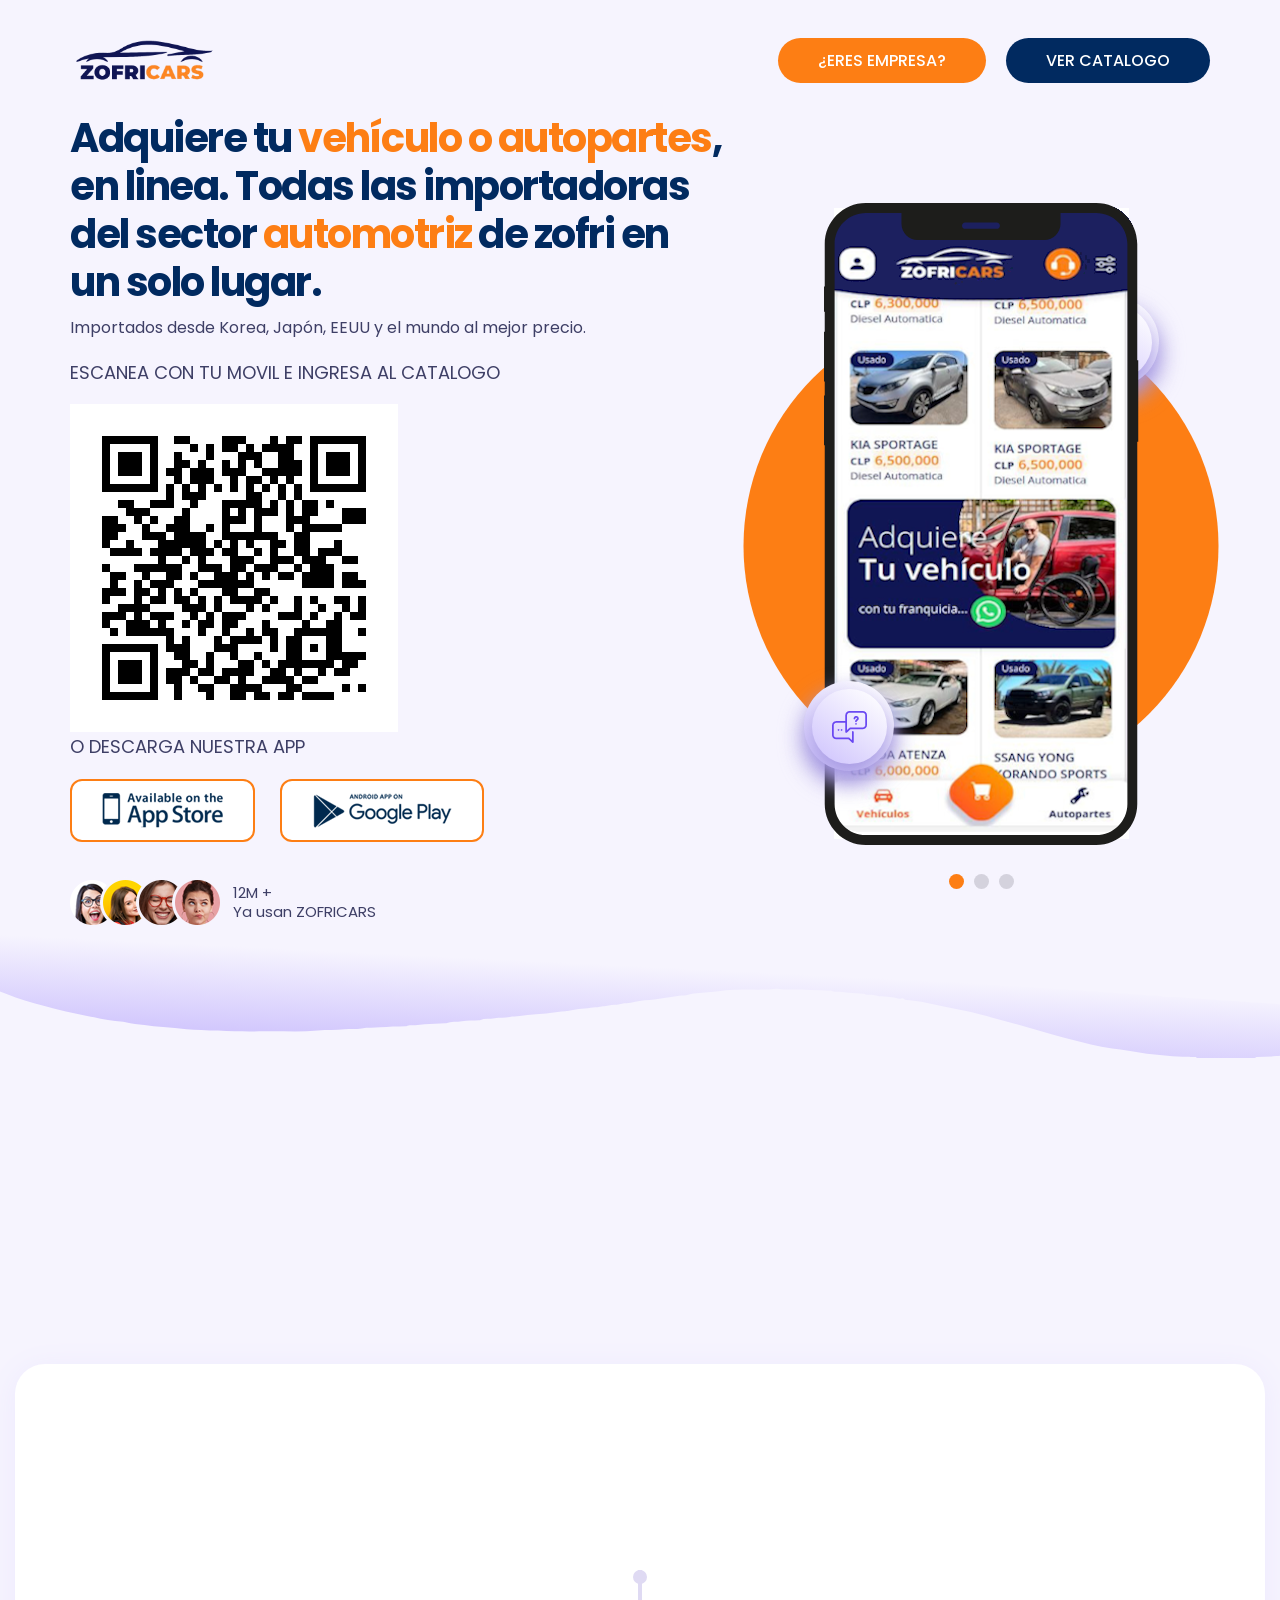
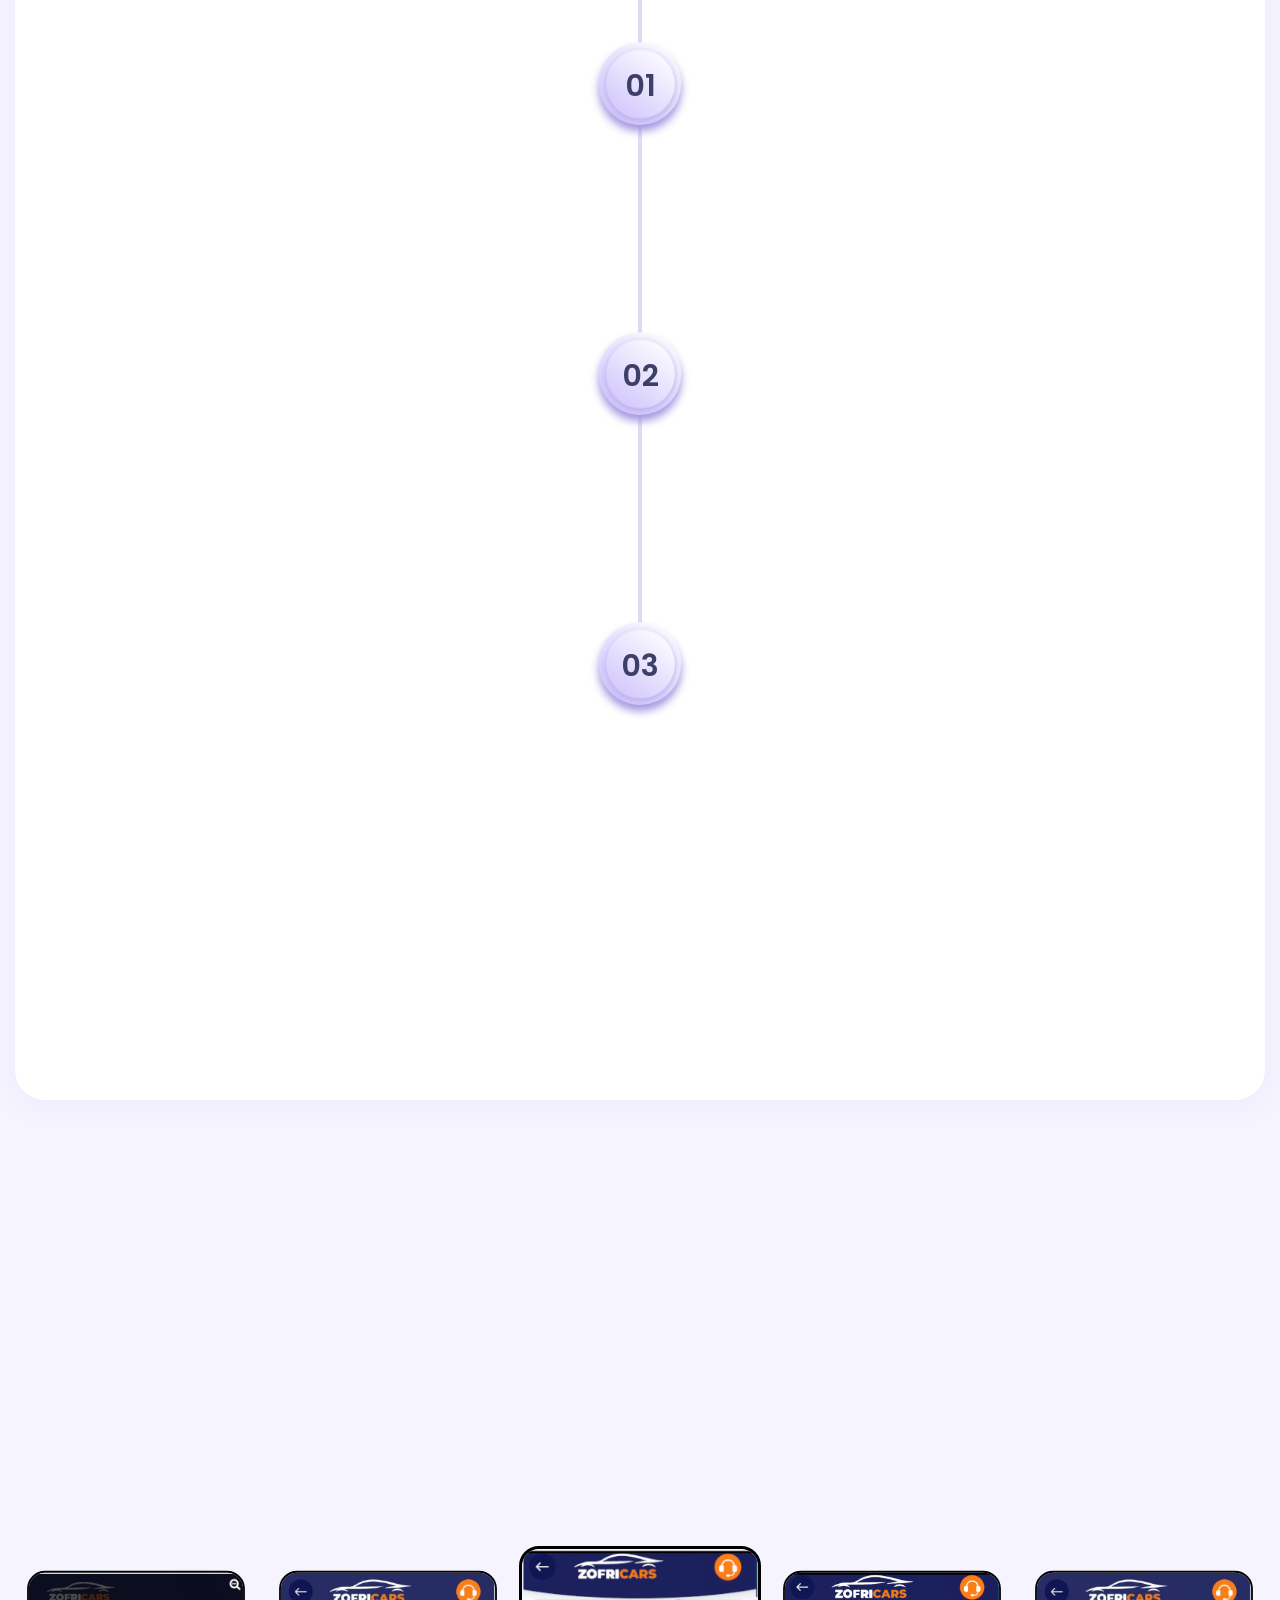
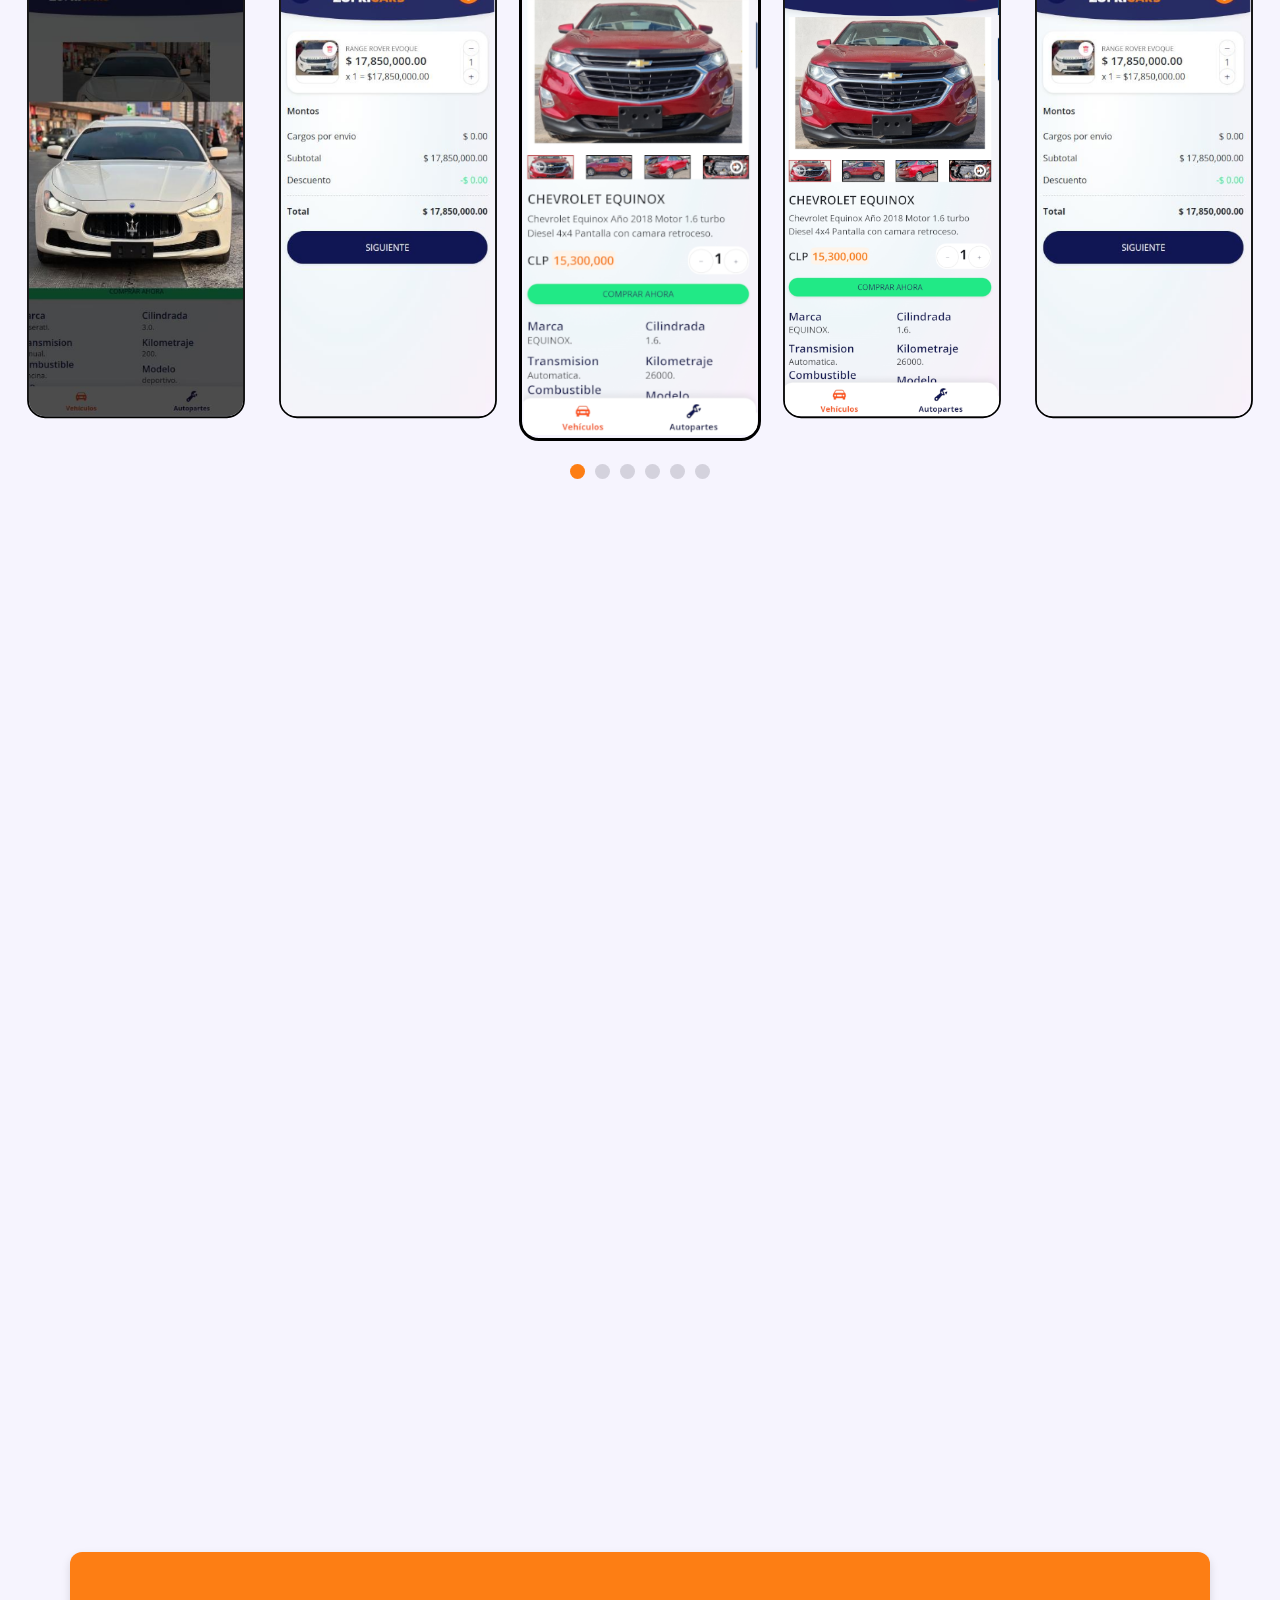
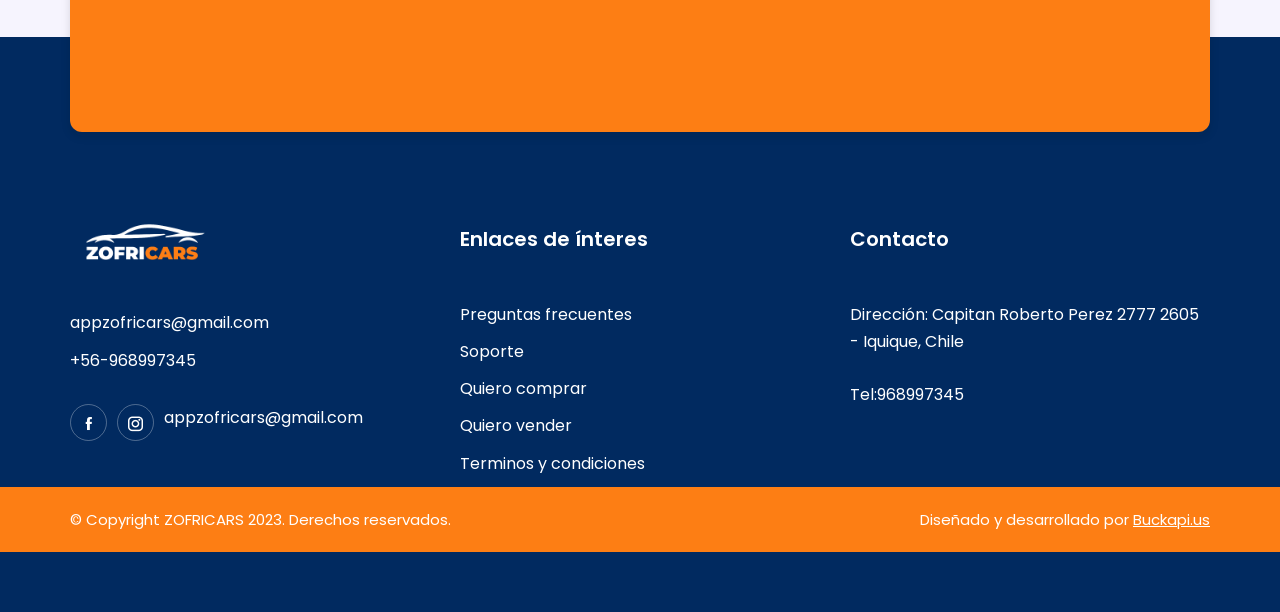
<file: index.html>
<!DOCTYPE html>
<html lang="en">

<head>

  <meta charset="UTF-8">
  <meta http-equiv="X-UA-Compatible" content="IE=edge">
  <meta name="viewport" content="width=device-width, initial-scale=1.0">
  <!-- Primary Meta Tags -->
  <title>zofricars, tu marketplace, todos los vehiculos de ZOFRI en un solo lugar</title>
  <meta name="title" content="zofricars, tu marketplace, todos los vehiculos de ZOFRI en un solo lugar">
  <meta name="description" content="Adquiere tu vehículo o autopartes, en linea. Todas las importadoras del sector automotriz de zofri en un solo lugar.">

  <!-- Open Graph / Facebook -->
  <meta property="og:type" content="website">
  <meta property="og:url" content="https://www.zofricars.com/">
  <meta property="og:title" content="zofricars, tu marketplace, todos los vehiculos de ZOFRI en un solo lugar">
  <meta property="og:description" content="Adquiere tu vehículo o autopartes, en linea. Todas las importadoras del sector automotriz de zofri en un solo lugar.">
  <meta property="og:image" content="">

  <!-- Twitter -->
  <meta property="twitter:card" content="summary_large_image">
  <meta property="twitter:url" content="https://www.zofricars.com/">
  <meta property="twitter:title" content="zofricars, tu marketplace, todos los vehiculos de ZOFRI en un solo lugar">
  <meta property="twitter:description" content="Adquiere tu vehículo o autopartes, en linea. Todas las importadoras del sector automotriz de zofri en un solo lugar.">
  <meta property="twitter:image" content="">
  <!-- icofont-css-link -->
  <link rel="stylesheet" href="css/icofont.min.css">
  <!-- Owl-Carosal-Style-link -->
  <link rel="stylesheet" href="css/owl.carousel.min.css">
  <!-- Bootstrap-Style-link -->
  <link rel="stylesheet" href="css/bootstrap.min.css">
  <!-- Aos-Style-link -->
  <link rel="stylesheet" href="css/aos.css">
  <!-- Coustome-Style-link -->									
  <link rel="stylesheet" href="css/style.css">
  <!-- Responsive-Style-link -->
  <link rel="stylesheet" href="css/responsive.css">		
  <!-- Favicon -->						
  <link rel="shortcut icon" href="images/favicon.png" type="image/x-icon">

</head>

<body>

  <!-- Page-wrapper-Start -->
  <div class="page_wrapper">

    <!-- Preloader -->
    <div id="preloader">
      <div id="loader"></div>
    </div>

    <!-- Header Start -->
    <header>
      <!-- container start -->
      <div class="container">
      	<!-- navigation bar -->
        <nav class="navbar navbar-expand-lg">
          <a class="navbar-brand" href="index.html#">
            <img src="images/logo.png" alt="image" >
          </a>
          <button class="navbar-toggler" type="button" data-toggle="collapse" data-target="#navbarSupportedContent"
            aria-controls="navbarSupportedContent" aria-expanded="false" aria-label="Toggle navigation">
            <span class="navbar-toggler-icon">
              <!-- <i class="icofont-navigation-menu ico_menu"></i> -->
              <div class="toggle-wrap">
                <span class="toggle-bar"></span>
              </div>
            </span>
          </button>

          <div class="collapse navbar-collapse" id="navbarSupportedContent">
                <ul class="navbar-nav ml-auto">
              
                  <li class="nav-item">
                    <a class="nav-link dark_btn" href="https://administrator.zofricars.com/auth/register" target="_blank">¿ERES EMPRESA?</a>
                  </li>
                  <li class="nav-item">
                    <a class="nav-link dark_btn" href="https://app.zofricars.com" target="_blank" style="background-color: #012a60;">VER CATALOGO</a>
                  </li>
                  
                </ul>
          </div>
        </nav>
        <!-- navigation end -->
      </div>
      <!-- container end -->
    </header>

    <!-- Banner-Section-Start -->
    <section class="banner_section">
      <!-- container start -->
      <div class="container">
      	<!-- vertical animation line -->
        <div class="anim_line">
            <span><img src="images/anim_line.png" alt="anim_line"></span>
            <span><img src="images/anim_line.png" alt="anim_line"></span>
            <span><img src="images/anim_line.png" alt="anim_line"></span>
            <span><img src="images/anim_line.png" alt="anim_line"></span>
            <span><img src="images/anim_line.png" alt="anim_line"></span>
            <span><img src="images/anim_line.png" alt="anim_line"></span>
            <span><img src="images/anim_line.png" alt="anim_line"></span>
            <span><img src="images/anim_line.png" alt="anim_line"></span>
            <span><img src="images/anim_line.png" alt="anim_line"></span>
        </div>
        <!-- row start -->
        <div class="row">
          <div class="col-lg-7 col-md-12"  data-aos="fade-right" data-aos-duration="1500">
          	<!-- banner text -->
              <div class="banner_text">
                <h1>Adquiere tu <span>vehículo o autopartes</span>, en linea. Todas las importadoras del sector <span>automotriz </span> de zofri en un solo lugar.</h1>
                <!-- p -->
                <p>Importados desde Korea, Japón, EEUU y el mundo al mejor precio. </p>
                <p style="font-size: large;">ESCANEA CON TU MOVIL E INGRESA AL CATALOGO 
                </p>                
                  <img src="images/zofricarsqr.jpg">
                <p style="font-size: large;">O DESCARGA NUESTRA APP
                </p>
              </div>
              <!-- app buttons -->
              <ul class="app_btn">
                <li>
                  <a href="https://app.zofricars.com">
                    <img class="blue_img" src="images/appstore_blue.png" alt="image" >
                    <img class="white_img" src="images/appstore_white.png" alt="image" >
                  </a>
                </li>
                <li>
                  <a href="https://app.zofricars.com">
                    <img class="blue_img" src="images/googleplay_blue.png" alt="image" >
                    <img class="white_img" src="images/googleplay_white.png" alt="image" >
                  </a>
                </li>
              </ul>

              <!-- users -->
              <div class="used_app">
                <ul>
                  <li><img src="images/used01.png" alt="image" ></li>
                  <li><img src="images/used02.png" alt="image" ></li>
                  <li><img src="images/used03.png" alt="image" ></li>
                  <li><img src="images/used04.png" alt="image" ></li>
                </ul>
                <p>12M + <br>Ya usan ZOFRICARS</p>
              </div>
          </div>

          <!-- banner slides start -->
          <div class="col-lg-5 col-md-12"  data-aos="fade-in" data-aos-duration="1500">
            <div class="banner_slider">
              <div class="left_icon">
                <img src="images/message_icon.png" alt="image" >
              </div>
              <div class="right_icon">
                <img src="images/shield_icon.png" alt="image" >
              </div>
              <div id="frmae_slider" class="owl-carousel owl-theme">
                <div class="item">
                  <div class="slider_img">
                    <img src="images/screena.png" alt="image" >
                  </div>
                </div>
                <div class="item">
                  <div class="slider_img">
                    <img src="images/screenb.png" alt="image" >
                  </div>
                </div>
                <div class="item">
                  <div class="slider_img">
                    <img src="images/screenc.png" alt="image" >
                  </div>
                </div>
              </div>
              <div class="slider_frame">
                <img src="images/mobile_frame_svg.svg" alt="image" >
              </div>
            </div>
          </div>
          <!-- banner slides end -->

        </div>
        <!-- row end -->
      </div>
      <!-- container end -->
    </section>
    <!-- Banner-Section-end -->



    <section class="row_am pricing_section" id="pricing">
      
      <div class="container">
        <div class="section_title" data-aos="fade-up" data-aos-duration="1500" data-aos-delay="300">
         
          <h2>Compra de manera fácil y segura <span>envíos de autopartes a todo el país.</h2>
         
          <h5>ZOFRICARS llega hasta la comodidad de tu hogar. Hacemos crecer tu empresa. </h5>
          
        </div>
                
      </div>
      
    </section> 


    <!-- How-It-Workes-Section-Start -->
    <section class="row_am how_it_works" id="how_it_work">
      <!-- container start -->
      <div class="container">
        <div class="how_it_inner">
          <div class="section_title" data-aos="fade-up" data-aos-duration="1500" data-aos-delay="300">
          	<!-- h2 -->
            <h2><span>ZOFRICARS</span> Marketplace</h2>
            <!-- p -->
            <p>Catálogo de vehículos y autopartes.<br>Compra o vende en ZOFRICARS</p>
          </div>
          <div class="step_block">
          	<!-- UL -->
            <ul>
              <!-- step -->
              <li>
                <div class="step_text aos-init aos-animate" data-aos="fade-right" data-aos-duration="1500">
                  <h4><a href="https://app.zofricars.com" target="_blank" style="color: #fd7e14; text-decoration: underline;"> INSTALA </a> nuestra APP o descarga según tu dispositivo</h4>
                  <div class="app_icon">
                    <a href="https://app.zofricars.com/welcome"><i class="icofont-brand-android-robot"></i></a>
                    <a href="https://app.zofricars.com/welcome"><i class="icofont-brand-apple"></i></a>
                    
                  </div>
                  <p>Accede a nuestro MARKETPLACE, y encuentra un catálogo con la mejor selección de <span> VEHÍCULOS Y AUTOPARTES</span> en <span>la ZONA FRANCA DE IQUIQUE</span> </p>
                </div>
                <div class="step_number">
                  <h3>01</h3>
                </div>
                <div class="step_img aos-init aos-animate" data-aos="fade-left" data-aos-duration="1500">
                  <img src="images/download_app.jpg" alt="image">
                </div>
              </li>

              <!-- step -->
              <li>
                <div class="step_text aos-init" data-aos="fade-left" data-aos-duration="1500">
                  <h4><span>CREA TU CUENTA</span></h4>
                  <p>Y accede a la mejor experiencia de compra. con todas las importadoras en un solo lugar.</p>
                </div>
                <div class="step_number"> 
                  <h3>02</h3>
                </div>
                <div class="step_img aos-init" data-aos="fade-right" data-aos-duration="1500">
                  <img src="images/create_account.jpg" alt="image">
                </div>
              </li>

              <!-- step -->
              <li>
                <div class="step_text aos-init" data-aos="fade-right" data-aos-duration="1500">
                  <h4>Compra y tramita tu AUTO</h4>
                  <p>Si búscas adquirir tu <span style="font-weight:900;">VEHÍCULO O AUTOPARTE </span> instala ya
                   <a href="https://app.zofricars.com" target="_blank">nuestra APP.</a> <br>Realiza pagos en línea y más  </p>
                  <span>Aclara tus dudas <a href="faq.html">AQUÍ</a></span>
                </div>
                <div class="step_number">
                  <h3>03</h3>
                </div>
                <div class="step_img aos-init" data-aos="fade-left" data-aos-duration="1500">
                  <img src="images/enjoy_app.jpg" alt="image">
                </div>
              </li>
            </ul>
          </div>
        </div>


        <!-- video section start -->
        <div class="yt_video" data-aos="fade-in" data-aos-duration="1500">
         <!-- animation line -->
          <div class="anim_line dark_bg">
            <span><img src="images/anim_line.png" alt="anim_line"></span>
            <span><img src="images/anim_line.png" alt="anim_line"></span>
            <span><img src="images/anim_line.png" alt="anim_line"></span>
            <span><img src="images/anim_line.png" alt="anim_line"></span>
            <span><img src="images/anim_line.png" alt="anim_line"></span>
            <span><img src="images/anim_line.png" alt="anim_line"></span>
            <span><img src="images/anim_line.png" alt="anim_line"></span>
            <span><img src="images/anim_line.png" alt="anim_line"></span>
            <span><img src="images/anim_line.png" alt="anim_line"></span>
          </div>
          <div class="thumbnil">
            <img src="images/yt_thumb.png" alt="image" >
            <a class="popup-youtube play-button" data-url="https://www.youtube.com/embed/0ikpF0KJdGY" data-toggle="modal" data-target="#myModal" title="XJj2PbenIsU">
              <span class="play_btn">
                <img src="images/play_icon.png" alt="image" >
                <div class="waves-block">
                  <div class="waves wave-1"></div>
                  <div class="waves wave-2"></div>
                  <div class="waves wave-3"></div>
                </div>
              </span>
              Tour por ZOFRICARS 
              <span>Ver video</span>
            </a>
          </div>
        </div>
        <!-- video section end -->
      </div>
      <!-- container end -->
    </section>
    <!-- How-It-Workes-Section-end -->

    <!-- Beautifull-interface-Section start -->
    <section class="row_am interface_section">
	   <!-- container start -->
      <div class="container-fluid">
        <div class="section_title" data-aos="fade-up" data-aos-duration="1500" data-aos-delay="300">
            <!-- h2 -->
            <h2>Interfáz  <span>amigable</span></h2>
            <!-- p -->
            <p>
             Siguiendo la filosofía de diseño First Mobile <br> amigable y flexible
            </p>
        </div>

          <!-- screen slider start -->
          <div class="screen_slider" >
            <div id="screen_slider" class="owl-carousel owl-theme">
              <div class="item">
                <div class="screen_frame_img">
                    <img src="images/screen-1.png" alt="image" >
                </div>
              </div>
              <div class="item">
                <div class="screen_frame_img">
                    <img src="images/screen-2.png" alt="image" >
                </div>
              </div>
              <div class="item">
                <div class="screen_frame_img">
                    <img src="images/screen-3.png" alt="image" >
                </div>
              </div>
              <div class="item">
                <div class="screen_frame_img">
                    <img src="images/screen-4.png" alt="image" >
                </div>
              </div>
              <div class="item">
                <div class="screen_frame_img">
                    <img src="images/screen-5.png" alt="image" >
                </div>
              </div>
              <div class="item">
                <div class="screen_frame_img">
                    <img src="images/screen-3.png" alt="image" >
                </div>
              </div>
          </div>
        </div>
          <!-- screen slider end -->
      </div>
      <!-- container end -->
    </section>
    <!-- Beautifull-interface-Section end -->


    <section class="row_am free_app_section" id="getstarted">
      <!-- container start -->
        <div class="container">
            <div class="free_app_inner" data-aos="fade-in" data-aos-duration="1500" data-aos-delay="100"> 
              <!-- vertical line animation -->
              <div class="anim_line dark_bg">
                <span><img src="images/anim_line.png" alt="anim_line"></span>
                <span><img src="images/anim_line.png" alt="anim_line"></span>
                <span><img src="images/anim_line.png" alt="anim_line"></span>
                <span><img src="images/anim_line.png" alt="anim_line"></span>
                <span><img src="images/anim_line.png" alt="anim_line"></span>
                <span><img src="images/anim_line.png" alt="anim_line"></span>
                <span><img src="images/anim_line.png" alt="anim_line"></span>
                <span><img src="images/anim_line.png" alt="anim_line"></span>
                <span><img src="images/anim_line.png" alt="anim_line"></span>
              </div>
                <!-- row start -->
                <div class="row">
                  <!-- content -->
                    <div class="col-md-6">
                        <div class="free_text">
                            <div class="section_title">
                                <h2>“Todo el secreto para una vida exitosa es encontrar cuál es nuestro propósito y luego hacerlo”</h2>
                                <p>Henry Ford.</p>
                            </div>
                          
                        </div>
                    </div>

                    <!-- images -->
                    <div class="col-md-6">
                        <div class="free_img">
                            <img class="mobile_mockup" src="images/download-screen01.png" alt="image" >
                            <img class="mobile_mockup" src="images/download-screen02.png" alt="image" >
                        </div>
                    </div>
                </div>
                <!-- row end -->
            </div>
        </div>
        <!-- container end -->
    </section>

    <!-- News-Letter-Section-Start -->
    <section class="newsletter_section">
      <!-- container start -->
      <div class="container">
          <div class="newsletter_box">
              <div class="section_title" data-aos="fade-in" data-aos-duration="1500" data-aos-delay="100">
              	  <!-- h2 -->
                  <h2>EMPRESA, Crea tu cuenta ahora</h2>
                  <!-- p -->
                  <p>Solicita tu registro.</p>
              </div>
              <form action="index.html" data-aos="fade-in" data-aos-duration="1500" data-aos-delay="100">
                 <!--  <div class="form-group">
                      <input type="email" class="form-control" placeholder="Tu emaill">
                  </div> -->
                  <div class="form-group">
                      <button class="btn">
                        <a href="https://administrator.zofricars.com/auth/register" target="_blank">
                          
                      REGISTRATE
                        </a>

                    </button>
                  </div>
              </form>
          </div>
      </div>
      <!-- container end -->
    </section>
        <!-- Download-Free-App-section-Start  -->

    <!-- News-Letter-Section-end -->

    <!-- Footer-Section start -->
    <footer>
        <div class="top_footer" id="contact">
          <!-- animation line -->
          <div class="anim_line dark_bg">
            <span><img src="images/anim_line.png" alt="anim_line"></span>
            <span><img src="images/anim_line.png" alt="anim_line"></span>
            <span><img src="images/anim_line.png" alt="anim_line"></span>
            <span><img src="images/anim_line.png" alt="anim_line"></span>
            <span><img src="images/anim_line.png" alt="anim_line"></span>
            <span><img src="images/anim_line.png" alt="anim_line"></span>
            <span><img src="images/anim_line.png" alt="anim_line"></span>
            <span><img src="images/anim_line.png" alt="anim_line"></span>
            <span><img src="images/anim_line.png" alt="anim_line"></span>
          </div>
          	<!-- container start -->
            <div class="container">
              <!-- row start -->
              <div class="row">
              	  <!-- footer link 1 -->
                  <div class="col-lg-4 col-md-6 col-12">
                      <div class="abt_side">
                        <div class="logo"> <img src="images/footer_logo.png" alt="image" ></div>
                        <ul>
                          <li><a href="mailto:appzofricars@gmail.com">appzofricars@gmail.com</a></li>
                          <li><a href="tel:+56968997345" target="_blank">+56-968997345</a></li>
                        </ul>
                        <ul class="social_media">
                             
                            <li><a href="https://www.facebook.com/zofricars/" target="_blank"><i class="icofont-facebook"></i></a></li>
                            <li><a href="https://www.instagram.com/zofricars/" target="_blank"><i class="icofont-instagram"></i></a></li>
                            <p>appzofricars@gmail.com</p>
                        </ul>
                      </div>
                  </div>

                  <!-- footer link 2 -->
                  <div class="col-lg-4 col-md-6 col-12">
                      <div class="links"><h3>Enlaces de ínteres</h3>
                     
                          <ul>
                            <li><a href="faq.html">Preguntas frecuentes</a></li>
                            <li><a href="tel:+56968997345">Soporte</a></li>
                            <li><a href="https://app.zofricars.com/welcome">Quiero comprar</a></li>
                            <li><a href="https://administrator.zofricars.com/auth/login">Quiero vender</a></li>
                            <li><a href="terminos.pdf">Terminos y condiciones</a></li>
                          </ul>
                      </div>
                  </div>

                  <!-- footer link 3 -->
                   <div class="col-lg-4 col-md-6 col-12">
                      <div class="abt_side">
                        <div class="links"><h3>Contacto</h3>
                        <ul>
                          <li><p>Dirección: Capitan Roberto Perez 2777 2605 - Iquique, Chile</p></li>
                          <li><a href="tel:+56968997345">Tel:968997345</a></li>
                        </ul>
                        
                      </div>
                  </div>
                  <!-- footer link 4 -->
                  
              </div>
              <!-- row end -->
          </div>
          <!-- container end -->
        </div>

        <!-- last footer -->
        <div class="bottom_footer">
        	<!-- container start -->
            <div class="container">
              <!-- row start -->
              <div class="row">
                <div class="col-md-6">
                    <p>© Copyright ZOFRICARS  2023. Derechos reservados.</p>
                </div>
                <div class="col-md-6">
                    <p class="developer_text">Diseñado y desarrollado por <a href="https://www.buckapi.us" target="blank">Buckapi.us</a></p>
                </div>
            </div>
            <!-- row end -->
            </div>
            <!-- container end -->
        </div>

        <!-- go top button -->
        <div class="go_top">
            <span><img src="images/go_top.png" alt="image" ></span>
        </div>
    </footer>
    <!-- Footer-Section end -->
    
  <!-- VIDEO MODAL -->
  <div class="modal fade youtube-video" id="myModal" tabindex="-1" role="dialog" aria-labelledby="myModalLabel">
    <div class="modal-dialog" role="document">
        <div class="modal-content">
          <button id="close-video" type="button" class="button btn btn-default text-right" data-dismiss="modal">
            <i class="icofont-close-line-circled"></i>
          </button>
            <div class="modal-body">
                <div id="video-container" class="video-container">
                    <iframe id="youtubevideo" src="index.html" width="640" height="360" frameborder="0" allowfullscreen></iframe>
                </div>        
            </div>
            <div class="modal-footer">
            </div>
        </div> 
    </div>
  </div>

  <div class="purple_backdrop"></div>

  </div>
  <!-- Page-wrapper-End -->

  <!-- Jquery-js-Link -->
  <script src="js/jquery.js"></script>
  <!-- owl-js-Link -->
  <script src="js/owl.carousel.min.js"></script>
  <!-- bootstrap-js-Link -->
  <script src="js/bootstrap.min.js"></script>
  <!-- aos-js-Link -->
  <script src="js/aos.js"></script>
  <!-- main-js-Link -->
  <script src="js/main.js"></script>

</body>

</html>
</file>
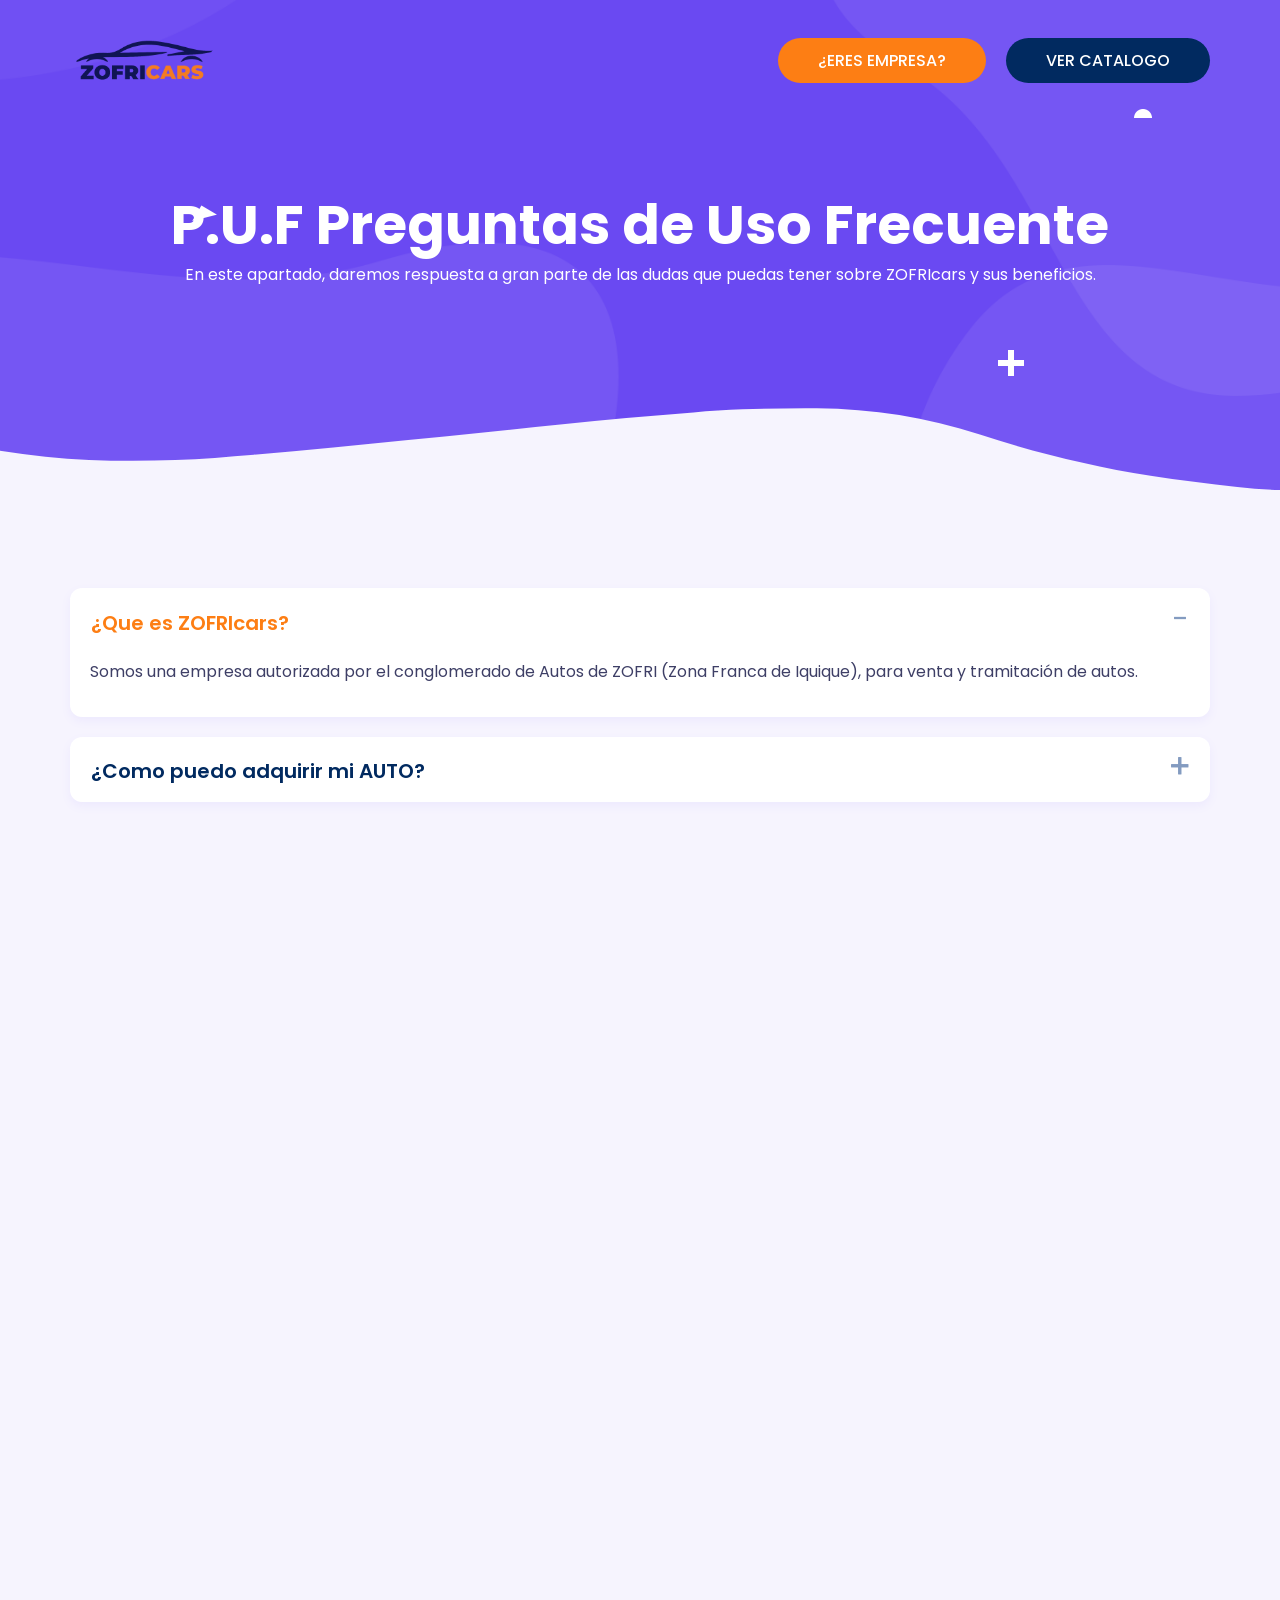
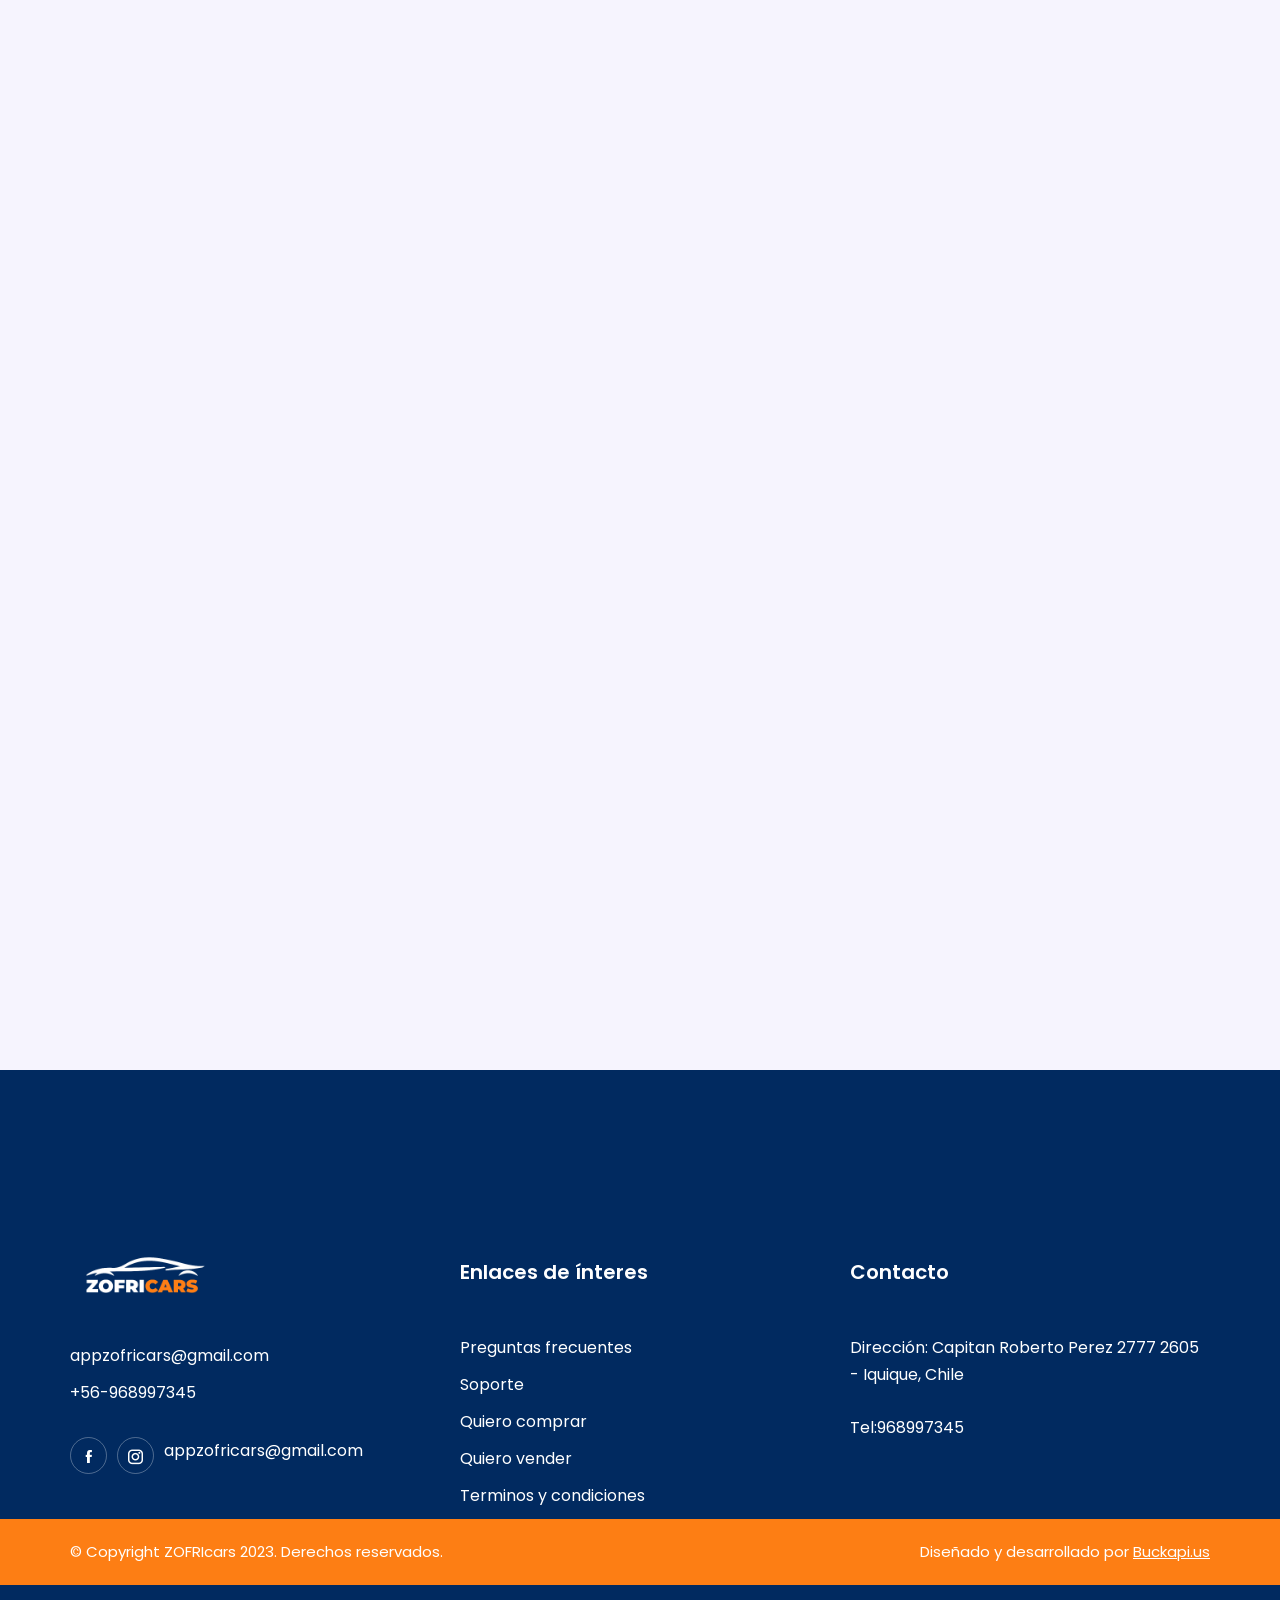
<file: faq.html>
<!DOCTYPE html>
<html lang="en">

<head>

  <meta charset="UTF-8">
  <meta http-equiv="X-UA-Compatible" content="IE=edge">
  <meta name="viewport" content="width=device-width, initial-scale=1.0">
  <title>ZOFRIcars - Marketplace vehículos y Autopartes</title>

  

  <!-- icofont-css-link -->
  <link rel="stylesheet" href="css/icofont.min.css">
  <!-- Owl-Carosal-Style-link -->
  <link rel="stylesheet" href="css/owl.carousel.min.css">
  <!-- Bootstrap-Style-link -->
  <link rel="stylesheet" href="css/bootstrap.min.css">
  <!-- Aos-Style-link -->
  <link rel="stylesheet" href="css/aos.css">
  <!-- Coustome-Style-link -->                  
  <link rel="stylesheet" href="css/style.css">
  <!-- Responsive-Style-link -->
  <link rel="stylesheet" href="css/responsive.css">   
  <!-- Favicon -->            
  <link rel="shortcut icon" href="images/favicon.png" type="image/x-icon">

</head>

<body>

  <!-- Page-wrapper-Start -->
  <div class="page_wrapper">

    <!-- Preloader -->
    <div id="preloader">
      <div id="loader"></div>
    </div>

    <!-- Header Start -->
    <header>
      <!-- container start -->
      <div class="container">
        <!-- navigation bar -->
        <nav class="navbar navbar-expand-lg">
          <a class="navbar-brand" href="index.html#">
            <img src="images/logo.png" alt="image" >
          </a>
          <button class="navbar-toggler" type="button" data-toggle="collapse" data-target="#navbarSupportedContent"
            aria-controls="navbarSupportedContent" aria-expanded="false" aria-label="Toggle navigation">
            <span class="navbar-toggler-icon">
              <!-- <i class="icofont-navigation-menu ico_menu"></i> -->
              <div class="toggle-wrap">
                <span class="toggle-bar"></span>
              </div>
            </span>
          </button>

          <div class="collapse navbar-collapse" id="navbarSupportedContent">
                <ul class="navbar-nav ml-auto">
              <!-- <li class="nav-item">
                <a class="nav-link" href="mvp.html">MVP</a>
              </li>
              <li class="nav-item">
                <a class="nav-link" href="saas.html">SaaS</a>
              </li>
              <li class="nav-item">
                <a class="nav-link" href="saap.html">SaaP</a>
              </li> -->
              <li class="nav-item">
                <a class="nav-link dark_btn" href="https://administrator.zofricars.com/auth/register" target="_blank">¿ERES EMPRESA?</a>
              </li>
              <li class="nav-item">
                <a class="nav-link dark_btn" href="https://app.zofricars.com" target="_blank" style="background-color: #012a60;">VER CATALOGO</a>
              </li>
              
            </ul>
          </div>
        </nav>
        <!-- navigation end -->
      </div>
      <!-- container end -->
    </header>


    <!-- BredCrumb-Section -->
    <div class="bred_crumb">
      <div class="container">
        <!-- shape animation  -->
        <span class="banner_shape1"> <img src="images/banner-shape1.png" alt="image" > </span>
        <span class="banner_shape2"> <img src="images/banner-shape2.png" alt="image" > </span>
        <span class="banner_shape3"> <img src="images/banner-shape3.png" alt="image" > </span>

        <div class="bred_text">
          <h1>P.U.F Preguntas de Uso Frecuente</h1>
          <p>En este apartado, daremos respuesta a gran parte de las dudas que puedas tener sobre ZOFRIcars y sus beneficios.</p>
         
        </div>
      </div>
    </div>

    <!-- FAQ-Section start -->
    <section class="row_am faq_section">
      <!-- container start -->
      <div class="container">

        <!-- faq data -->
        <div class="faq_panel">
          <div class="accordion" id="accordionExample">
            <div class="card aos-init" data-aos="fade-up" data-aos-duration="1500">
              <div class="card-header" id="headingOne">
                <h2 class="mb-0">
                  <button type="button" class="btn btn-link active" data-toggle="collapse" data-target="#collapseOne">
                    <i class="icon_faq icofont-minus"></i>¿Que es ZOFRIcars?</button>
                </h2>
              </div>
              <div id="collapseOne" class="collapse show" aria-labelledby="headingOne" data-parent="#accordionExample">
                <div class="card-body">
                  <p>Somos una empresa autorizada por el conglomerado de Autos de ZOFRI (Zona Franca de Iquique), para venta y tramitación de autos.</p>
                </div>
              </div>
            </div>
            <div class="card aos-init" data-aos="fade-up" data-aos-duration="1500">
              <div class="card-header" id="headingTwo">
                <h2 class="mb-0">
                  <button type="button" class="btn btn-link collapsed" data-toggle="collapse" data-target="#collapseTwo"><i class="icon_faq icofont-plus"></i>¿Como puedo adquirir mi AUTO?</button>
                </h2>
              </div>
              <div id="collapseTwo" class="collapse" aria-labelledby="headingTwo" data-parent="#accordionExample">
                <div class="card-body">
                  <p>Contamos con un amplio catálogo de Autos conformado por las empresas registradas en ZOFRI, encuentras cualquier tipo de auto desde un SUV hasta MOTORHOME, precio, transmision, combustible, 0 Km. o usado. Selecciona el que se ajuste a tu gusto.</p>
                </div>
              </div>
            </div>
            <div class="card aos-init" data-aos="fade-up" data-aos-duration="1500">
              <div class="card-header" id="headingThree">
                <h2 class="mb-0">
                  <button type="button" class="btn btn-link collapsed" data-toggle="collapse" data-target="#collapseThree"><i class="icon_faq icofont-plus"></i>¿Puedo ver el auto en persona antes de adquirirlo
                    ?</button>
                </h2>
              </div>
              <div id="collapseThree" class="collapse" aria-labelledby="headingThree" data-parent="#accordionExample">
                <div class="card-body">
                  <p>SI, al ingresar a nuestro MARKETPLACE APP, debe de crear su cuenta como usuario para hacerle seguimiento y proceder a la demostración del AUTO.</p>
                </div>
              </div>
            </div>
            <div class="card aos-init" data-aos="fade-up" data-aos-duration="1500">
              <div class="card-header" id="headingFour">
                <h2 class="mb-0">
                  <button type="button" class="btn btn-link collapsed" data-toggle="collapse" data-target="#collapseFour"><i class="icon_faq icofont-plus"></i>¿Cuales son los medios de pago que se manejan en ZOFRIcars
                    ?</button>
                </h2>
              </div>
              <div id="collapseFour" class="collapse" aria-labelledby="headingFour" data-parent="#accordionExample">
                <div class="card-body">
                  <p>Recibimos pagos con tarjetas de debito, credito,transferencias bancarias y consignaciones en oficina.</p>
                </div>
              </div>
            </div>
            <div class="card aos-init" data-aos="fade-up" data-aos-duration="1500">
              <div class="card-header" id="headingFive">
                <h2 class="mb-0">
                  <button type="button" class="btn btn-link collapsed" data-toggle="collapse" data-target="#collapseFour"><i class="icon_faq icofont-plus"></i>¿Cuales son los medios de pago que se manejan en ZOFRIcars
                    ?</button>
                </h2>
              </div>
              <div id="collapseFour" class="collapse" aria-labelledby="headingFour" data-parent="#accordionExample">
                <div class="card-body">
                  <p>Recibimos pagos con tarjetas de debito, credito,transferencias bancarias y consignaciones en oficina.</p>
                </div>
              </div>
            </div>
            <div class="card aos-init" data-aos="fade-up" data-aos-duration="1500">
              <div class="card-header" id="headingFive">
                <h2 class="mb-0">
                  <button type="button" class="btn btn-link collapsed" data-toggle="collapse" data-target="#collapseFour"><i class="icon_faq icofont-plus"></i>¿Como puedo ver el auto que quiero comprar?</button>
                </h2>
              </div>
              <div id="collapseFour" class="collapse" aria-labelledby="headingFour" data-parent="#accordionExample">
                <div class="card-body">
                  <p>Los vehículos se pueden ver de forma presencial en la importadora, o a través de nuestro sitio web en contacto con nuestros colaboradores.</p>
                </div>
              </div>
            </div>
            <div class="card aos-init" data-aos="fade-up" data-aos-duration="1500">
              <div class="card-header" id="headingSix">
                <h2 class="mb-0">
                  <button type="button" class="btn btn-link collapsed" data-toggle="collapse" data-target="#collapseFour"><i class="icon_faq icofont-plus"></i>¿Que necesitas  para poder liberar un vehículo con franquicia de discapacidad?</button>
                </h2>
              </div>
              <div id="collapseFour" class="collapse" aria-labelledby="headingFour" data-parent="#accordionExample">
                <div class="card-body">
                  <p>Debe contar con la resolución del compin <li>Resolución de aduana</li> <li>Cédula de identidad vigente </li> <li>certificado de discapacidad no mayor a 15 días de emisión.</li></p>
                </div>
              </div>
            </div>
            <div class="card aos-init" data-aos="fade-up" data-aos-duration="1500">
              <div class="card-header" id="headingSeven">
                <h2 class="mb-0">
                  <button type="button" class="btn btn-link collapsed" data-toggle="collapse" data-target="#collapseFour"><i class="icon_faq icofont-plus"></i>¿Los repuestos son enviados a mi domicilio?</button>
                </h2>
              </div>
              <div id="collapseFour" class="collapse" aria-labelledby="headingEight" data-parent="#accordionExample">
                <div class="card-body">
                  <p>Si todos los repuestos que encuentres en nuestro Marketplace son para retirar en tienda fisica o enviados a su domicilio, envios a todo el pais. CHILE</p>
                </div>
              </div>
            </div>
            <div class="card aos-init" data-aos="fade-up" data-aos-duration="1500">
              <div class="card-header" id="headingNine">
                <h2 class="mb-0">
                  <button type="button" class="btn btn-link collapsed" data-toggle="collapse" data-target="#collapseFour"><i class="icon_faq icofont-plus"></i>¿En cuanto tiempo recibo mi pedido de repuestos
                    ?</button>
                </h2>
              </div>
              <div id="collapseFour" class="collapse" aria-labelledby="headingFour" data-parent="#accordionExample">
                <div class="card-body">
                  <p>En cuanto a los repuesto el envio o despacho se realiza en los proximas 48 hrs luego de emitido el pago.</p>
                </div>
              </div>
            </div>
            <div class="card aos-init" data-aos="fade-up" data-aos-duration="1500">
              <div class="card-header" id="headingTen">
                <h2 class="mb-0">
                  <button type="button" class="btn btn-link collapsed" data-toggle="collapse" data-target="#collapseFour"><i class="icon_faq icofont-plus"></i>¿Debo cancelar un cargo por el envio del repuesto
                    ?</button>
                </h2>
              </div>
              <div id="collapseFour" class="collapse" aria-labelledby="headingFour" data-parent="#accordionExample">
                <div class="card-body">
                  <p>Si, la empresa se encargara de la gestión de envio y cobro de cargo por envio.</p>
                </div>
              </div>
            </div>
            

          </div>

        </div>
      </div>
      <!-- container end -->
    </section>
    <!-- FAQ-Section end -->

     <!-- Download-Free-App-section-Start  -->
    <section class="row_am free_app_section review_freeapp" id="getstarted">
    	<!-- container start -->
        <div class="container">
            <div class="free_app_inner" data-aos="fade-in" data-aos-duration="1500" data-aos-delay="100">
              	<!-- row start -->
                <div class="row">
                	<!-- content -->
                    <div class="col-md-6">
                        <div class="free_text">
                            <div class="section_title">
                                <h2>Descarga o visita ahora</h2>
                                <h2>“Todo el secreto para una vida exitosa es encontrar cuál es nuestro propósito y luego hacerlo”</h2>
                                <p>Henry Ford.</p>
                            </div>
                            <ul class="app_btn">
                              <li>
                                <a href="faq.html#">
                                  <img src="images/appstore_blue.png" alt="image" >
                                </a>
                              </li>
                              <li>
                                <a href="faq.html#">
                                  <img src="images/googleplay_blue.png" alt="image" >
                                </a>
                              </li>
                            </ul>
                        </div>
                    </div>

                    <!-- images -->
                    <div class="col-md-6">
                        <div class="free_img">
                            <img class="mobile_mockup" src="images/download-screen01.png" alt="image" >
                            <img class="mobile_mockup" src="images/download-screen02.png" alt="image" >
                        </div>
                    </div>
                </div>
                <!-- row end -->
            </div>
        </div>
        <!-- container end -->
    </section>
    <!-- Download-Free-App-section-end  -->

    <section class="row_am latest_story" id="blog">
     <!-- container start -->
    
      <!-- container end -->
    </section>
    <!-- News-Letter-Section-Start -->
   
    <!-- Footer-Section start -->
    <footer>
        <div class="top_footer" id="contact">
          <!-- animation line -->
          <div class="anim_line dark_bg">
            <span><img src="images/anim_line.png" alt="anim_line"></span>
            <span><img src="images/anim_line.png" alt="anim_line"></span>
            <span><img src="images/anim_line.png" alt="anim_line"></span>
            <span><img src="images/anim_line.png" alt="anim_line"></span>
            <span><img src="images/anim_line.png" alt="anim_line"></span>
            <span><img src="images/anim_line.png" alt="anim_line"></span>
            <span><img src="images/anim_line.png" alt="anim_line"></span>
            <span><img src="images/anim_line.png" alt="anim_line"></span>
            <span><img src="images/anim_line.png" alt="anim_line"></span>
          </div>
            <!-- container start -->
            <div class="container">
              <!-- row start -->
              <div class="row">
                  <!-- footer link 1 -->
                  <div class="col-lg-4 col-md-6 col-12">
                      <div class="abt_side">
                        <div class="logo"> <img src="images/footer_logo.png" alt="image" ></div>
                        <ul>
                          <li><a href="mailto:appzofricars@gmail.com">appzofricars@gmail.com</a></li>
                          <li><a href="tel:+56968997345" target="_blank">+56-968997345</a></li>
                        </ul>
                        <ul class="social_media">
                             
                            <li><a href="https://www.facebook.com/zofricars/" target="_blank"><i class="icofont-facebook"></i></a></li>
                            <li><a href="https://www.instagram.com/zofricars/" target="_blank"><i class="icofont-instagram"></i></a></li>
                            <p>appzofricars@gmail.com</p>
                        </ul>
                      </div>
                  </div>

                  <!-- footer link 2 -->
                  <div class="col-lg-4 col-md-6 col-12">
                      <div class="links"><h3>Enlaces de ínteres</h3>
                     
                          <ul>
                            <li><a href="faq.html">Preguntas frecuentes</a></li>
                            <li><a href="tel:+56968997345">Soporte</a></li>
                            <li><a href="https://app.zofricars.com/welcome">Quiero comprar</a></li>
                            <li><a href="https://administrator.zofricars.com/auth/login">Quiero vender</a></li>
                            <li><a href="terminos.pdf">Terminos y condiciones</a></li>
                           
                          </ul>
                      </div>
                  </div>

                  <!-- footer link 3 -->
                   <div class="col-lg-4 col-md-6 col-12">
                      <div class="abt_side">
                        <div class="links"><h3>Contacto</h3>
                        <ul>
                          <li><p>Dirección: Capitan Roberto Perez 2777 2605 - Iquique, Chile</p></li>
                          <li><a href="tel:+56968997345">Tel:968997345</a></li>
                        </ul>
                        
                      </div>
                  </div>
                  <!-- footer link 4 -->
                  
              </div>
              <!-- row end -->
          </div>
          <!-- container end -->
        </div>

        <!-- last footer -->
        <div class="bottom_footer">
          <!-- container start -->
            <div class="container">
              <!-- row start -->
              <div class="row">
                <div class="col-md-6">
                    <p>© Copyright ZOFRIcars  2023. Derechos reservados.</p>
                </div>
                <div class="col-md-6">
                    <p class="developer_text">Diseñado y desarrollado por <a href="https://www.buckapi.us" target="blank">Buckapi.us</a></p>
                </div>
            </div>
            <!-- row end -->
            </div>
            <!-- container end -->
        </div>

        <!-- go top button -->
        <div class="go_top">
            <span><img src="images/go_top.png" alt="image" ></span>
        </div>
    </footer>
    <!-- Footer-Section end -->

  
  </div>
  <!-- Page-wrapper-End -->

  <!-- Jquery-js-Link -->
  <script src="js/jquery.js"></script>
  <!-- owl-js-Link -->
  <script src="js/owl.carousel.min.js"></script>
  <!-- bootstrap-js-Link -->
  <script src="js/bootstrap.min.js"></script>
  <!-- aos-js-Link -->
  <script src="js/aos.js"></script>
  <!-- main-js-Link -->
  <script src="js/main.js"></script>

</body>

</html>
</file>
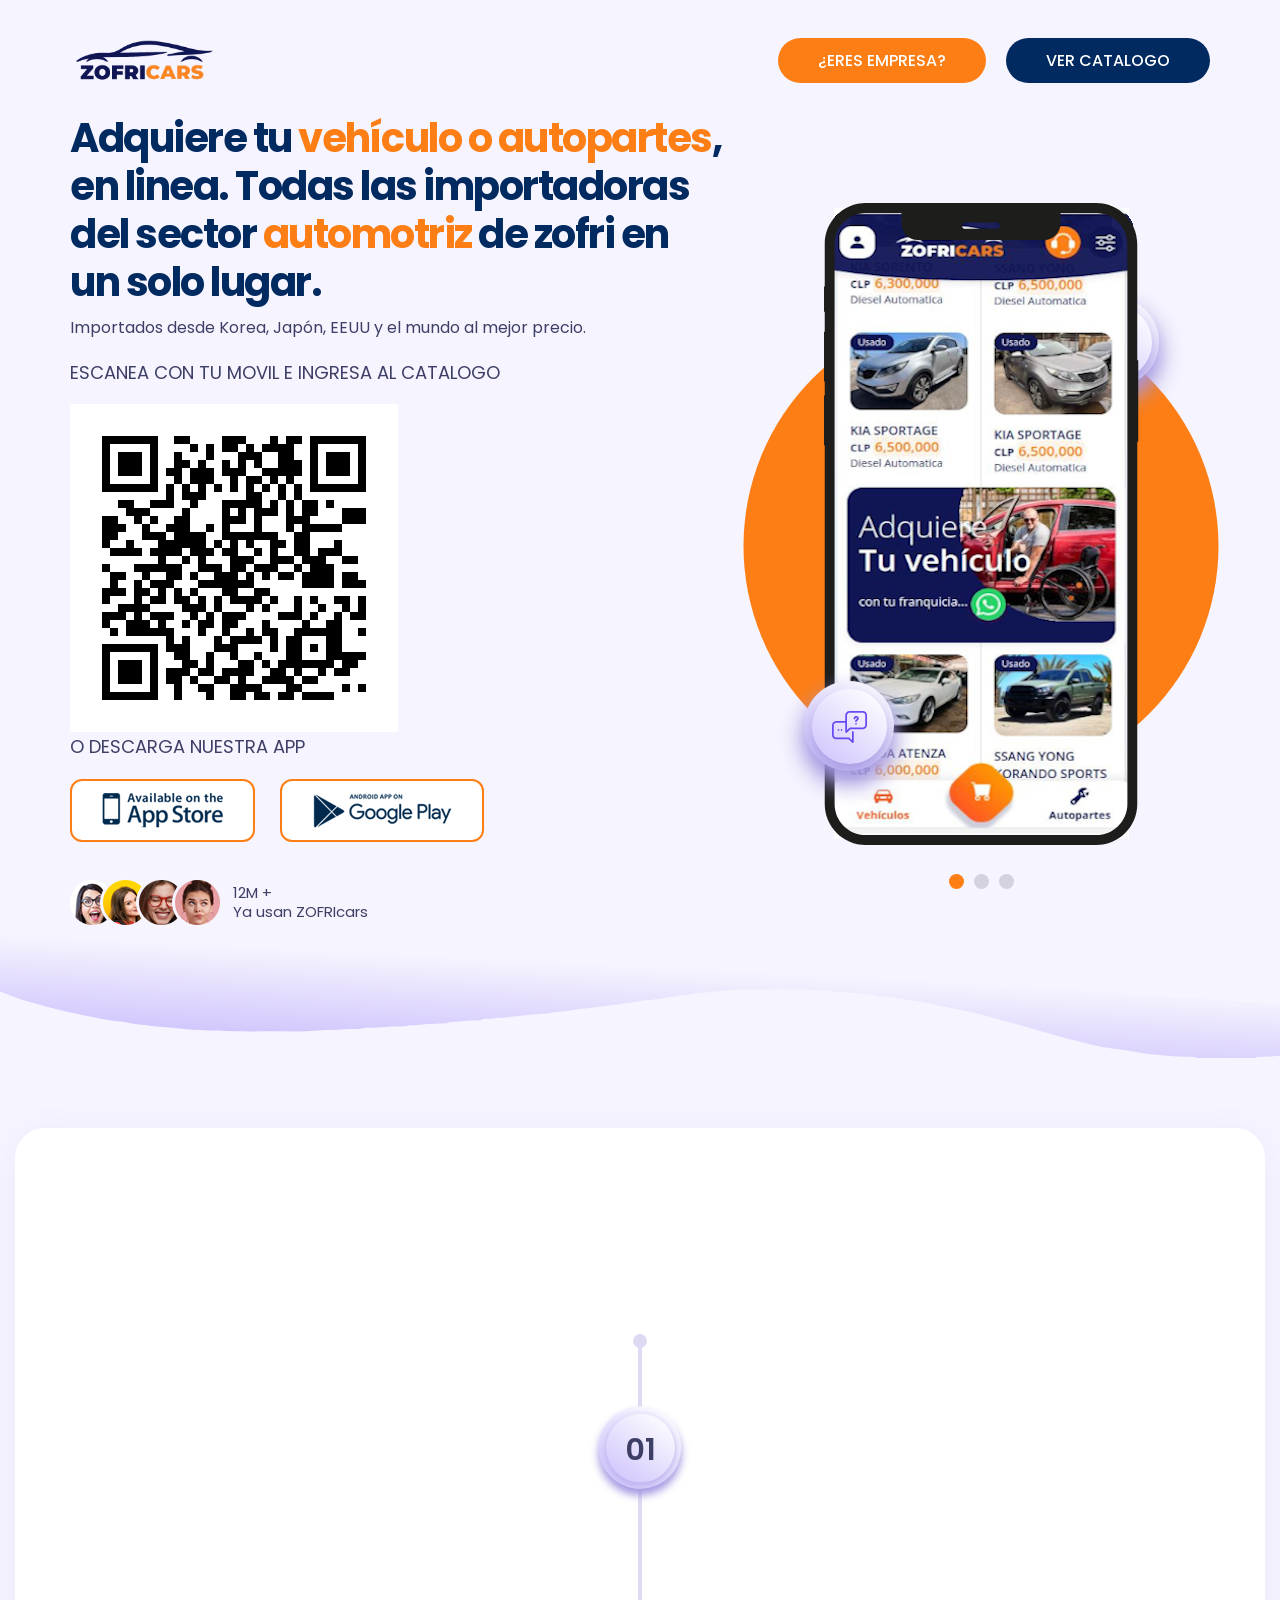
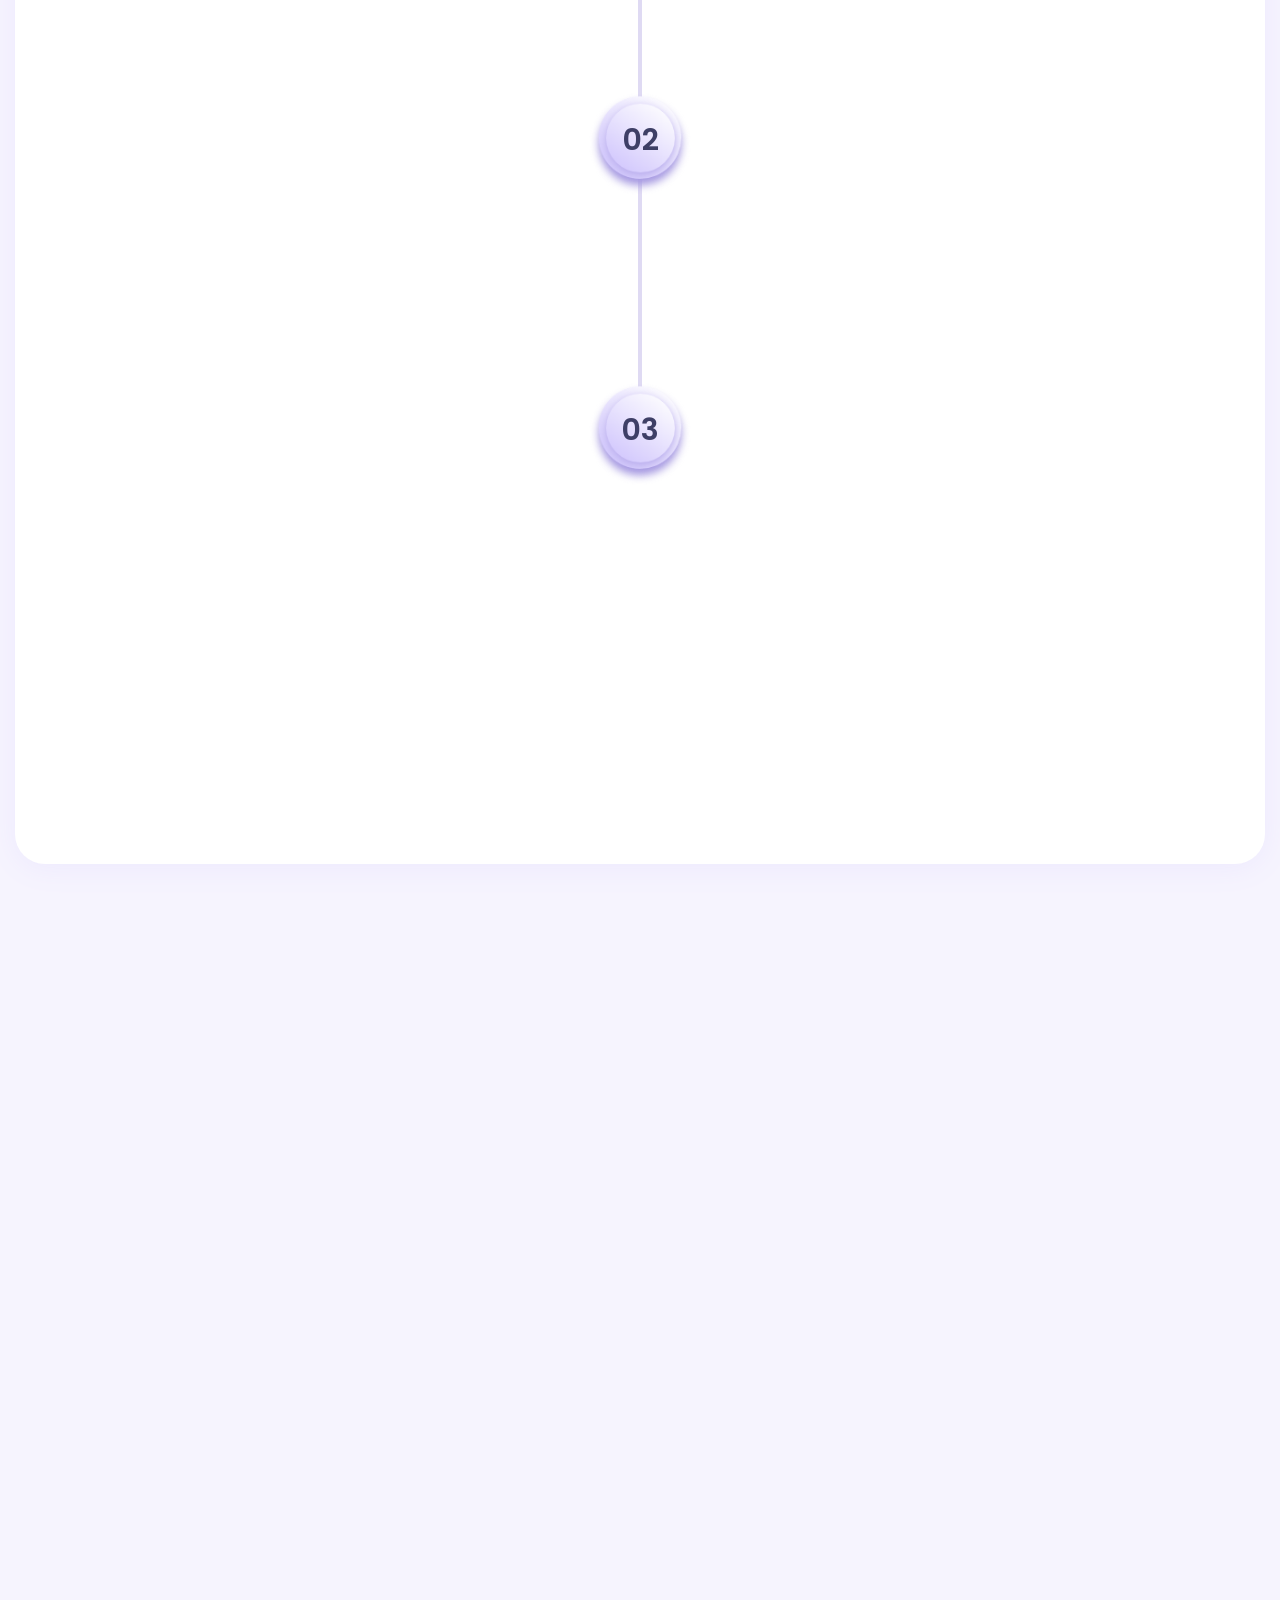
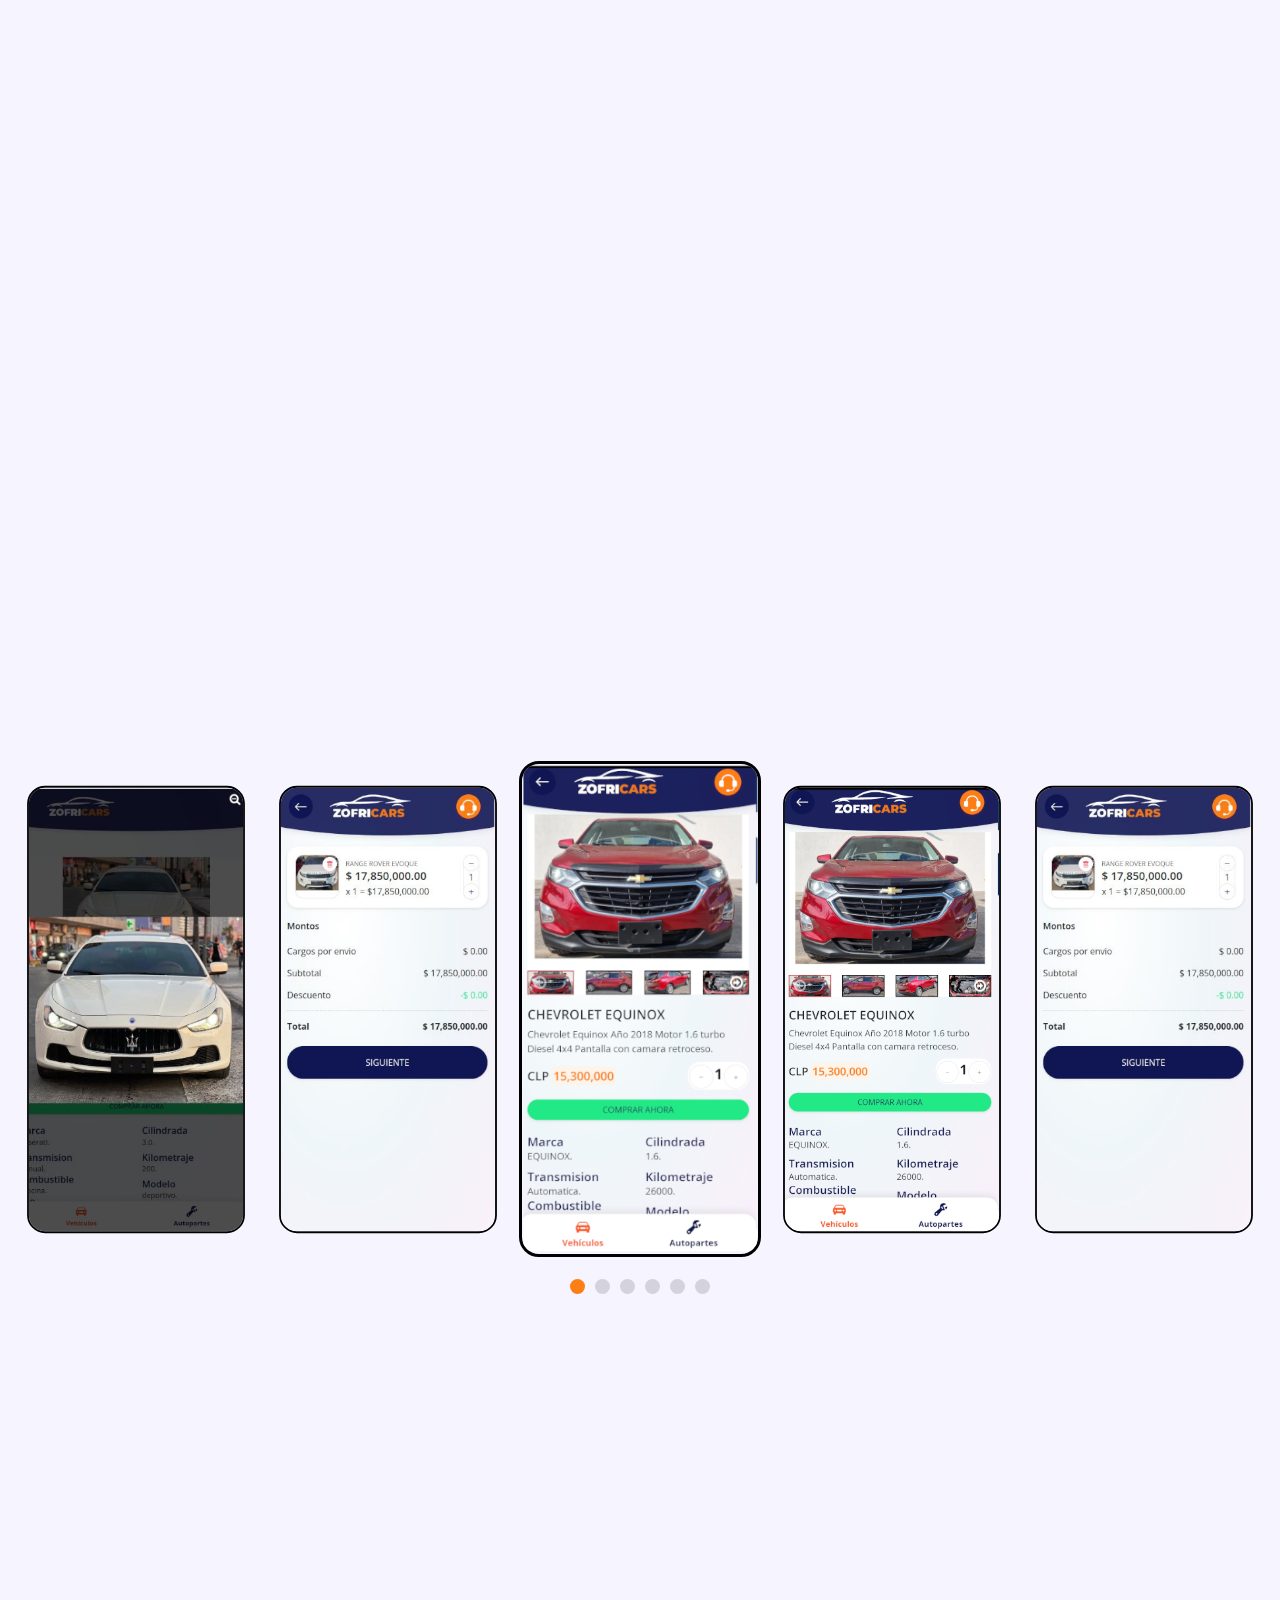
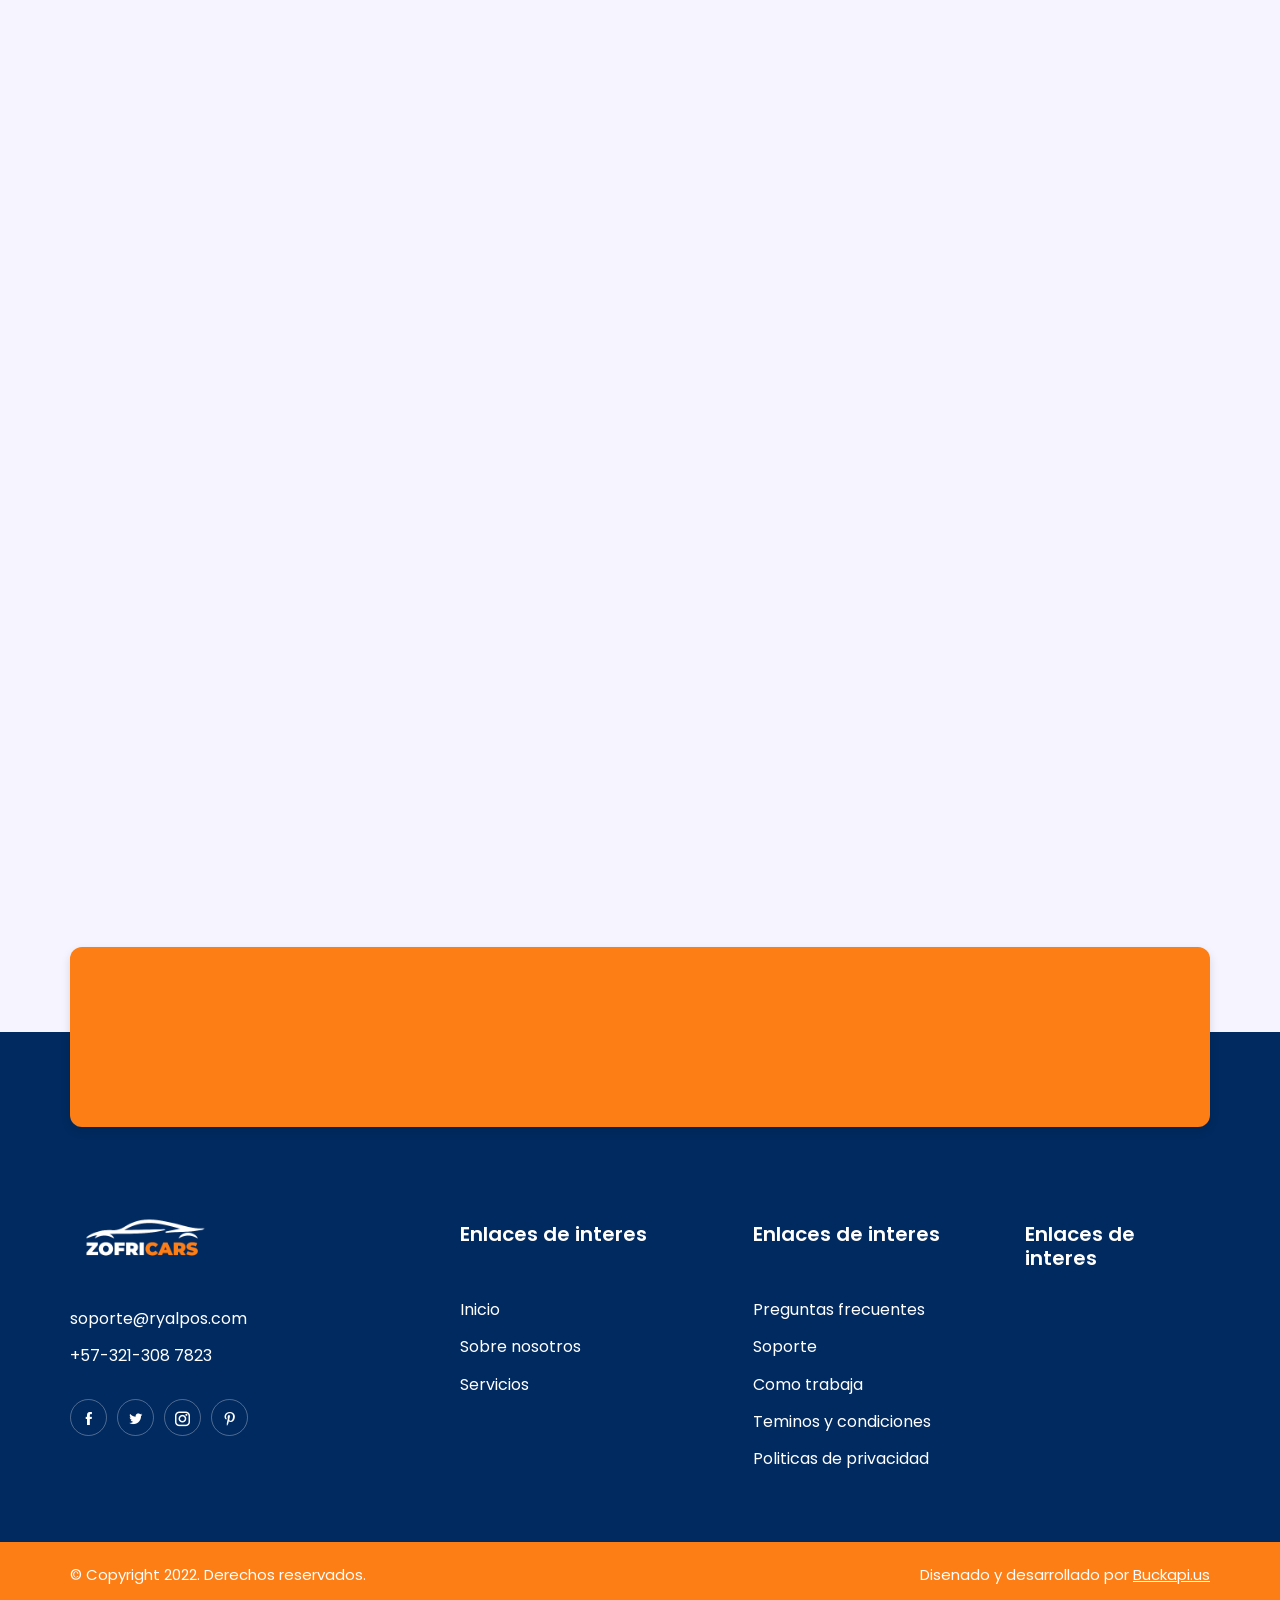
<file: index2.html>
<!DOCTYPE html>
<html lang="en">

<head>

  <meta charset="UTF-8">
  <meta http-equiv="X-UA-Compatible" content="IE=edge">
  <meta name="viewport" content="width=device-width, initial-scale=1.0">
  <title>ZOFRIcars - Marketplace vehículos y Autopartes</title>

  

  <!-- icofont-css-link -->
  <link rel="stylesheet" href="css/icofont.min.css">
  <!-- Owl-Carosal-Style-link -->
  <link rel="stylesheet" href="css/owl.carousel.min.css">
  <!-- Bootstrap-Style-link -->
  <link rel="stylesheet" href="css/bootstrap.min.css">
  <!-- Aos-Style-link -->
  <link rel="stylesheet" href="css/aos.css">
  <!-- Coustome-Style-link -->									
  <link rel="stylesheet" href="css/style.css">
  <!-- Responsive-Style-link -->
  <link rel="stylesheet" href="css/responsive.css">		
  <!-- Favicon -->						
  <link rel="shortcut icon" href="images/favicon.png" type="image/x-icon">

</head>

<body>

  <!-- Page-wrapper-Start -->
  <div class="page_wrapper">

    <!-- Preloader -->
    <div id="preloader">
      <div id="loader"></div>
    </div>

    <!-- Header Start -->
    <header>
      <!-- container start -->
      <div class="container">
      	<!-- navigation bar -->
        <nav class="navbar navbar-expand-lg">
          <a class="navbar-brand" href="index.html#">
            <img src="images/logo.png" alt="image" >
          </a>
          <button class="navbar-toggler" type="button" data-toggle="collapse" data-target="#navbarSupportedContent"
            aria-controls="navbarSupportedContent" aria-expanded="false" aria-label="Toggle navigation">
            <span class="navbar-toggler-icon">
              <!-- <i class="icofont-navigation-menu ico_menu"></i> -->
              <div class="toggle-wrap">
                <span class="toggle-bar"></span>
              </div>
            </span>
          </button>

          <div class="collapse navbar-collapse" id="navbarSupportedContent">
                <ul class="navbar-nav ml-auto">
              <li class="nav-item">
                <a class="nav-link dark_btn" href="https://administrator.zofricars.com/auth/register" target="_blank">¿ERES EMPRESA?</a>
              </li>
              <li class="nav-item">
                <a class="nav-link dark_btn" href="https://app.zofricars.com" target="_blank" style="background-color: #012a60;">VER CATALOGO</a>
              </li>
            </ul>
          </div>
        </nav>
        <!-- navigation end -->
      </div>
      <!-- container end -->
    </header>

    <!-- Banner-Section-Start -->
    <section class="banner_section">
      <!-- container start -->
      <div class="container">
      	<!-- vertical animation line -->
        <div class="anim_line">
            <span><img src="images/anim_line.png" alt="anim_line"></span>
            <span><img src="images/anim_line.png" alt="anim_line"></span>
            <span><img src="images/anim_line.png" alt="anim_line"></span>
            <span><img src="images/anim_line.png" alt="anim_line"></span>
            <span><img src="images/anim_line.png" alt="anim_line"></span>
            <span><img src="images/anim_line.png" alt="anim_line"></span>
            <span><img src="images/anim_line.png" alt="anim_line"></span>
            <span><img src="images/anim_line.png" alt="anim_line"></span>
            <span><img src="images/anim_line.png" alt="anim_line"></span>
        </div>
        <!-- row start -->
         <div class="row">
          <div class="col-lg-7 col-md-12"  data-aos="fade-right" data-aos-duration="1500">
            <!-- banner text -->
              <div class="banner_text">
                <h1>Adquiere tu <span>vehículo o autopartes</span>, en linea. Todas las importadoras del sector <span>automotriz </span> de zofri en un solo lugar.</h1>
                <!-- p -->
                <p>Importados desde Korea, Japón, EEUU y el mundo al mejor precio. </p>
                <p style="font-size: large;">ESCANEA CON TU MOVIL E INGRESA AL CATALOGO 
                </p>                
                  <img src="images/zofricarsqr.jpg">
                <p style="font-size: large;">O DESCARGA NUESTRA APP
                </p>
              </div>
              <!-- app buttons -->
              <ul class="app_btn">
                <li>
                  <a href="https://app.zofricars.com">
                    <img class="blue_img" src="images/appstore_blue.png" alt="image" >
                    <img class="white_img" src="images/appstore_white.png" alt="image" >
                  </a>
                </li>
                <li>
                  <a href="https://app.zofricars.com">
                    <img class="blue_img" src="images/googleplay_blue.png" alt="image" >
                    <img class="white_img" src="images/googleplay_white.png" alt="image" >
                  </a>
                </li>
              </ul>

              <!-- users -->
              <div class="used_app">
                <ul>
                  <li><img src="images/used01.png" alt="image" ></li>
                  <li><img src="images/used02.png" alt="image" ></li>
                  <li><img src="images/used03.png" alt="image" ></li>
                  <li><img src="images/used04.png" alt="image" ></li>
                </ul>
                <p>12M + <br>Ya usan ZOFRIcars</p>
              </div>
          </div>

          <!-- banner slides start -->
          <div class="col-lg-5 col-md-12"  data-aos="fade-in" data-aos-duration="1500">
            <div class="banner_slider">
              <div class="left_icon">
                <img src="images/message_icon.png" alt="image" >
              </div>
              <div class="right_icon">
                <img src="images/shield_icon.png" alt="image" >
              </div>
              <div id="frmae_slider" class="owl-carousel owl-theme">
                <div class="item">
                  <div class="slider_img">
                    <img src="images/screen.png" alt="image" >
                  </div>
                </div>
                <div class="item">
                  <div class="slider_img">
                    <img src="images/screenb.png" alt="image" >
                  </div>
                </div>
                <div class="item">
                  <div class="slider_img">
                    <img src="images/screenc.png" alt="image" >
                  </div>
                </div>
              </div>
              <div class="slider_frame">
                <img src="images/mobile_frame_svg.svg" alt="image" >
              </div>
            </div>
          </div>
          <!-- banner slides end -->

        </div>
        <!-- row end -->
      </div>
      <!-- container end -->
    </section>
    <!-- Banner-Section-end -->






    <!-- How-It-Workes-Section-Start -->
    <section class="row_am how_it_works" id="how_it_work">
      <!-- container start -->
      <div class="container">
        <div class="how_it_inner">
          <div class="section_title" data-aos="fade-up" data-aos-duration="1500" data-aos-delay="300">
          	<!-- h2 -->
            <h2><span>RyalPOS</span> & Tienda virtual</h2>
            <!-- p -->
            <p>Gestion de inventario <br>en tiempo real.</p>
          </div>
          <div class="step_block">
          	<!-- UL -->
            <ul>
              <!-- step -->
              <li>
                <div class="step_text" data-aos="fade-right" data-aos-duration="1500">
                  <h4>Crea tu cuenta</h4>
            
                  <p>con solo tu email <span style="font-weight:900;">creas tu cuenta</span></p>
                </div>
                <div class="step_number">
                  <h3>01</h3>
                </div>
                <div class="step_img" data-aos="fade-left" data-aos-duration="1500">
                  <img src="images/create_account.jpg" alt="image" >
                </div>
              </li>

              <!-- step -->
              <li>
                <div class="step_text" data-aos="fade-left" data-aos-duration="1500">
                  <h4>Carga tus productos</h4>
                  <span>Almacenamiento ilimitado</span>
                  <p>Sin cuota maximo de productos.</p>
                </div>
                <div class="step_number"> 
                  <h3>02</h3>
                </div>
                <div class="step_img" data-aos="fade-right" data-aos-duration="1500">
                  <img src="images/download_app.jpg" alt="image" >
                </div>
              </li>

              <!-- step -->
              <li>
                <div class="step_text" data-aos="fade-right" data-aos-duration="1500">
                  <h4>Comparte y vende</h4>
                  Genera tu enlace para  <span style="font-weight:900;">redes sociales</span>
              <p></p>
                  <p>Y llega al mayor numero de clientes</p>
                </div>
                <div class="step_number">
                  <h3>03</h3>
                </div>
                <div class="step_img" data-aos="fade-left" data-aos-duration="1500">
                  <img src="images/enjoy_app.jpg" alt="image" >
                </div>
              </li>
            </ul>
          </div>
        </div>

        <!-- video section start -->
        <div class="yt_video" data-aos="fade-in" data-aos-duration="1500">
         <!-- animation line -->
          <div class="anim_line dark_bg">
            <span><img src="images/anim_line.png" alt="anim_line"></span>
            <span><img src="images/anim_line.png" alt="anim_line"></span>
            <span><img src="images/anim_line.png" alt="anim_line"></span>
            <span><img src="images/anim_line.png" alt="anim_line"></span>
            <span><img src="images/anim_line.png" alt="anim_line"></span>
            <span><img src="images/anim_line.png" alt="anim_line"></span>
            <span><img src="images/anim_line.png" alt="anim_line"></span>
            <span><img src="images/anim_line.png" alt="anim_line"></span>
            <span><img src="images/anim_line.png" alt="anim_line"></span>
          </div>
          <div class="thumbnil">
            <img src="images/yt_thumb.png" alt="image" >
            <a class="popup-youtube play-button" data-url="images/video.mp4" data-toggle="modal" data-target="#myModal" title="XJj2PbenIsU">
              <span class="play_btn">
                <img src="images/play_icon.png" alt="image" >
                <div class="waves-block">
                  <div class="waves wave-1"></div>
                  <div class="waves wave-2"></div>
                  <div class="waves wave-3"></div>
                </div>
              </span>
              Tour por RyalPOS 
              <span>Ver video</span>
            </a>
          </div>
        </div>
        <!-- video section end -->
      </div>
      <!-- container end -->
    </section>
    <!-- How-It-Workes-Section-end -->

   
    <!-- Pricing-Section -->
    <section class="row_am pricing_section" id="pricing">
      <!-- container start -->
      <div class="container">
        <div class="section_title" data-aos="fade-up" data-aos-duration="1500" data-aos-delay="300">
          <!-- h2 -->
          <h2>Alta escalabilidad a un precio <span>flexible</span></h2>
          <!-- p -->
          <p>Elige el plan que mejor se adapte a tus posibilidades <br>y comienza a disfrutar las ventajas de la nube con
            RyalPOS.</p>
        </div>
        <!-- toggle button -->
        <div class="toggle_block" data-aos="fade-up" data-aos-duration="1500">
          <span class="month active">Pesos Colombianos</span>
          <div class="tog_block">
            <span class="tog_btn"></span>
          </div>
          <span class="years"> Tether USDT</span>
          <span class="offer">Criptomonedas</span>
        </div>

        <!-- pricing box  monthly start -->
        <div class="pricing_pannel monthly_plan active" data-aos="fade-up" data-aos-duration="1500">
          <!-- row start -->
          <div class="row">
          	<!-- pricing box 1 -->
            <div class="col-md-4">
              <div class="pricing_block">
                <div class="icon">
                  <img src="images/standard.png" alt="image" >
                </div>
                <div class="pkg_name">
                  <h3>Emprendedor</h3>
                  <span>3 meses</span>
                </div>
                <span class="price">100.000</span>
  <ul class="benifits">
                  <li>
                    <p>Multi establecimiento</p>
                  </li>
                 <!--  <li>
                    <p>Multi usuario</p>
                  </li> -->
                  <li>
                    <p>Almacenamiento ilimitado</p>
                  </li>
                  
                </ul>
                <a  class="btn white_btn">EMPEZAR AHORA</a>
              </div>
            </div>

            <!-- pricing box 2 -->
            <div class="col-md-4">
              <div class="pricing_block highlited_block">
                <div class="icon">
                  <img src="images/unlimited.png" alt="image" >
                </div>
                <div class="pkg_name">
                  <h3>Full</h3>
                  <span>12 meses </span>
                </div>
                <span class="price">200.000</span>
     <ul class="benifits">
                  <li>
                    <p>Multi establecimiento</p>
                  </li>
                 <!--  <li>
                    <p>Multi usuario</p>
                  </li> -->
                  <li>
                    <p>Almacenamiento ilimitado</p>
                  </li>
                  
                </ul>
                <a  class="btn white_btn">EMPEZAR AHORA</a>
              </div>
            </div>

            <!-- pricing box 3 -->
            <div class="col-md-4">
              <div class="pricing_block">
                <div class="icon">
                  <img src="images/premium.png" alt="image" >
                </div>
                <div class="pkg_name">
                  <h3>Medio</h3>
                  <span>6 meses</span>
                </div>
                <span class="price">175.000</span>
              <ul class="benifits">
                  <li>
                    <p>Multi establecimiento</p>
                  </li>
                 <!--  <li>
                    <p>Multi usuario</p>
                  </li> -->
                  <li>
                    <p>Almacenamiento ilimitado</p>
                  </li>
                  
                </ul>
                <a  class="btn white_btn">EMPEZAR AHORA</a>
              </div>
            </div>
          </div>
          <!-- row end -->
        </div>
        <!-- pricing box monthly end -->

        <!-- pricing box yearly start -->
        <div class="pricing_pannel yearly_plan">
          <div class="row">

          	<!-- pricing box 1 -->
            <div class="col-md-4">
              <div class="pricing_block">
                <div class="icon">
                  <img src="images/standard.png" alt="image" >
                </div>
                <div class="pkg_name">
                  <h3>Emprendedor</h3>
                  <span>3 meses</span>
                </div>
                <span class="price">USDT 20</span>
               <ul class="benifits">
                  <li>
                    <p>Multi establecimiento</p>
                  </li>
                 <!--  <li>
                    <p>Multi usuario</p>
                  </li> -->
                  <li>
                    <p>Almacenamiento ilimitado</p>
                  </li>
                  
                </ul>
                <a  class="btn white_btn">EMPEZAR AHORA</a>
              </div>
            </div>

            <!-- pricing box 2 -->
            <div class="col-md-4">
              <div class="pricing_block highlited_block">
                <div class="icon">
                  <img src="images/unlimited.png" alt="image" >
                </div>
                <div class="pkg_name">
                  <h3>Full</h3>
                  <span>12 meses</span>
                </div>
                <span class="price">USDT 40</span>
                <ul class="benifits">
                  <li>
                    <p>Multi establecimiento</p>
                  </li>
                 <!--  <li>
                    <p>Multi usuario</p>
                  </li> -->
                  <li>
                    <p>Almacenamiento ilimitado</p>
                  </li>
                  
                </ul>
                <a  class="btn white_btn">EMPEZAR AHORA</a>
              </div>
            </div>

            <!-- pricing box 3 -->
            <div class="col-md-4">
              <div class="pricing_block">
                <div class="icon">
                  <img src="images/premium.png" alt="image" >
                </div>
                <div class="pkg_name">
                  <h3>Medio</h3>
                  <span>6 meses</span>
                </div>
                <span class="price">USDT 35</span>
                 <ul class="benifits">
                  <li>
                    <p>Multi establecimiento</p>
                  </li>
                 <!--  <li>
                    <p>Multi usuario</p>
                  </li> -->
                  <li>
                    <p>Almacenamiento ilimitado</p>
                  </li>
                  
                </ul>
                <a  class="btn white_btn">EMPEZAR AHORA</a>
              </div>
            </div>

          </div>
        </div>
        <!-- pricing box yearly end -->

        <!-- <p class="contact_text" data-aos="fade-up" data-aos-duration="1500">Not sure what to choose ? <a >contact us</a> for custom packages</p> -->
      </div>
      <!-- container start end -->
    </section>
    <!-- Pricing-Section end -->

    <!-- FAQ-Section start -->
   
    <!-- FAQ-Section end -->

    <!-- Beautifull-interface-Section start -->
    <section class="row_am interface_section">
	  <!-- container start -->
      <div class="container-fluid">
        <div class="section_title" data-aos="fade-up" data-aos-duration="1500" data-aos-delay="300">
            <!-- h2 -->
            <h2>Interfaz  <span>amigable</span></h2>
            <!-- p -->
            <p>
             Siguiendo la fislosofia de diseno First Mobile <br> amigable y flexible
            </p>
        </div>

          <!-- screen slider start -->
          <div class="screen_slider" >
            <div id="screen_slider" class="owl-carousel owl-theme">
              <div class="item">
                <div class="screen_frame_img">
                    <img src="images/screen-1.png" alt="image" >
                </div>
              </div>
              <div class="item">
                <div class="screen_frame_img">
                    <img src="images/screen-2.png" alt="image" >
                </div>
              </div>
              <div class="item">
                <div class="screen_frame_img">
                    <img src="images/screen-3.png" alt="image" >
                </div>
              </div>
              <div class="item">
                <div class="screen_frame_img">
                    <img src="images/screen-4.png" alt="image" >
                </div>
              </div>
              <div class="item">
                <div class="screen_frame_img">
                    <img src="images/screen-5.png" alt="image" >
                </div>
              </div>
              <div class="item">
                <div class="screen_frame_img">
                    <img src="images/screen-3.png" alt="image" >
                </div>
              </div>
          </div>
          </div>
          <!-- screen slider end -->
      </div>
      <!-- container end -->
    </section>
    <!-- Beautifull-interface-Section end -->

    <!-- Download-Free-App-section-Start  -->
    <section class="row_am free_app_section" id="getstarted">
    	<!-- container start -->
        <div class="container">
            <div class="free_app_inner" data-aos="fade-in" data-aos-duration="1500" data-aos-delay="100"> 
              <!-- vertical line animation -->
              <div class="anim_line dark_bg">
                <span><img src="images/anim_line.png" alt="anim_line"></span>
                <span><img src="images/anim_line.png" alt="anim_line"></span>
                <span><img src="images/anim_line.png" alt="anim_line"></span>
                <span><img src="images/anim_line.png" alt="anim_line"></span>
                <span><img src="images/anim_line.png" alt="anim_line"></span>
                <span><img src="images/anim_line.png" alt="anim_line"></span>
                <span><img src="images/anim_line.png" alt="anim_line"></span>
                <span><img src="images/anim_line.png" alt="anim_line"></span>
                <span><img src="images/anim_line.png" alt="anim_line"></span>
              </div>
              	<!-- row start -->
                <div class="row">
                	<!-- content -->
                    <div class="col-md-6">
                        <div class="free_text">
                            <div class="section_title">
                                <h2>“El comercio no trata sobre mercancías, trata sobre información.
                                <p> Las mercancías se sientan en el almacén hasta que la información las mueve.”</p></h2>
                                <p>C. J. Cherryh</p>
                            </div>
                           <!--  <ul class="app_btn">
                              <li>
                                <a href="index.html#">
                                  <img src="images/appstore_blue.png" alt="image" >
                                </a>
                              </li>
                              <li>
                                <a href="index.html#">
                                  <img src="images/googleplay_blue.png" alt="image" >
                                </a>
                              </li>
                            </ul> -->
                        </div>
                    </div>

                    <!-- images -->
                    <div class="col-md-6">
                        <div class="free_img">
                            <img src="images/download-screen01.png" alt="image" >
                            <img class="mobile_mockup" src="images/download-screen02.png" alt="image" >
                        </div>
                    </div>
                </div>
                <!-- row end -->
            </div>
        </div>
        <!-- container end -->
    </section>
    <!-- Download-Free-App-section-end  -->

    <!-- Story-Section-Start -->
    <section class="row_am latest_story" id="blog">
     <!-- container start -->
    
      <!-- container end -->
    </section>
    <!-- Story-Section-end -->

    <!-- News-Letter-Section-Start -->
    <section class="newsletter_section">
      <!-- container start -->
      <div class="container">
          <div class="newsletter_box">
              <div class="section_title" data-aos="fade-in" data-aos-duration="1500" data-aos-delay="100">
              	  <!-- h2 -->
                  <h2>Crea tu cuenta ahora</h2>
                  <!-- p -->
                  <p>Registrate con tu correo electronico </p>
              </div>
              <form action="index.html" data-aos="fade-in" data-aos-duration="1500" data-aos-delay="100">
                  <div class="form-group">
                      <input type="email" class="form-control" placeholder="Tu emaill">
                  </div>
                  <div class="form-group">
                      <button class="btn">CREAR</button>
                  </div>
              </form>
          </div>
      </div>
      <!-- container end -->
    </section>
    <!-- News-Letter-Section-end -->

    <!-- Footer-Section start -->
    <footer>
        <div class="top_footer" id="contact">
          <!-- animation line -->
          <div class="anim_line dark_bg">
            <span><img src="images/anim_line.png" alt="anim_line"></span>
            <span><img src="images/anim_line.png" alt="anim_line"></span>
            <span><img src="images/anim_line.png" alt="anim_line"></span>
            <span><img src="images/anim_line.png" alt="anim_line"></span>
            <span><img src="images/anim_line.png" alt="anim_line"></span>
            <span><img src="images/anim_line.png" alt="anim_line"></span>
            <span><img src="images/anim_line.png" alt="anim_line"></span>
            <span><img src="images/anim_line.png" alt="anim_line"></span>
            <span><img src="images/anim_line.png" alt="anim_line"></span>
          </div>
          	<!-- container start -->
            <div class="container">
              <!-- row start -->
              <div class="row">
              	  <!-- footer link 1 -->
                  <div class="col-lg-4 col-md-6 col-12">
                      <div class="abt_side">
                        <div class="logo"> <img src="images/footer_logo.png" alt="image" ></div>
                        <ul>
                          <li><a href="index.html#">soporte@ryalpos.com</a></li>
                          <li><a href="index.html#">+57-321-308 7823</a></li>
                        </ul>
                        <ul class="social_media">
                            <li><a href="index.html#"><i class="icofont-facebook"></i></a></li>
                            <li><a href="index.html#"><i class="icofont-twitter"></i></a></li>
                            <li><a href="index.html#"><i class="icofont-instagram"></i></a></li>
                            <li><a href="index.html#"><i class="icofont-pinterest"></i></a></li>
                        </ul>
                      </div>
                  </div>

                  <!-- footer link 2 -->
                  <div class="col-lg-3 col-md-6 col-12">
                      <div class="links"><h3>Enlaces de interes</h3>
                     
                          <ul>
                            <li><a href="index.html#">Inicio</a></li>
                            <li><a href="index.html#">Sobre nosotros</a></li>
                            <li><a href="index.html#">Servicios</a></li>
                            <!-- 1 -->
                          </ul>
                      </div>
                  </div>

                  <!-- footer link 3 -->
                  <div class="col-lg-3 col-md-6 col-12">
                    <div class="links"><h3>Enlaces de interes</h3>
                     
                        <ul>
                          <li><a href="index.html#">Preguntas frecuentes</a></li>
                          <li><a href="index.html#">Soporte</a></li>
                          <li><a href="index.html#">Como trabaja</a></li>
                          <li><a href="index.html#">Teminos y condiciones</a></li>
                          <li><a href="index.html#">Politicas de privacidad</a></li>
                        </ul>
                    </div>
                  </div>

                  <!-- footer link 4 -->
                  <div class="col-lg-2 col-md-6 col-12">
                    <div class="try_out">
                        <h3>Enlaces de interes</h3>
                     
                    </div>
                  </div>
              </div>
              <!-- row end -->
          </div>
          <!-- container end -->
        </div>

        <!-- last footer -->
        <div class="bottom_footer">
        	<!-- container start -->
            <div class="container">
              <!-- row start -->
              <div class="row">
                <div class="col-md-6">
                    <p>© Copyright 2022. Derechos reservados.</p>
                </div>
                <div class="col-md-6">
                    <p class="developer_text">Disenado y desarrollado por <a href="https://www.buckapi.us" target="blank">Buckapi.us</a></p>
                </div>
            </div>
            <!-- row end -->
            </div>
            <!-- container end -->
        </div>

        <!-- go top button -->
        <div class="go_top">
            <span><img src="images/go_top.png" alt="image" ></span>
        </div>
    </footer>
    <!-- Footer-Section end -->

  <!-- VIDEO MODAL -->
  <div class="modal fade youtube-video" id="myModal" tabindex="-1" role="dialog" aria-labelledby="myModalLabel">
    <div class="modal-dialog" role="document">
        <div class="modal-content">
          <button id="close-video" type="button" class="button btn btn-default text-right" data-dismiss="modal">
            <i class="icofont-close-line-circled"></i>
          </button>
            <div class="modal-body">
                <div id="video-container" class="video-container">
                    <iframe id="youtubevideo" src="index.html" width="640" height="360" frameborder="0" allowfullscreen></iframe>
                </div>        
            </div>
            <div class="modal-footer">
            </div>
        </div> 
    </div>
  </div>

  <div class="purple_backdrop"></div>

  </div>
  <!-- Page-wrapper-End -->

  <!-- Jquery-js-Link -->
  <script src="js/jquery.js"></script>
  <!-- owl-js-Link -->
  <script src="js/owl.carousel.min.js"></script>
  <!-- bootstrap-js-Link -->
  <script src="js/bootstrap.min.js"></script>
  <!-- aos-js-Link -->
  <script src="js/aos.js"></script>
  <!-- main-js-Link -->
  <script src="js/main.js"></script>

</body>

</html>
</file>
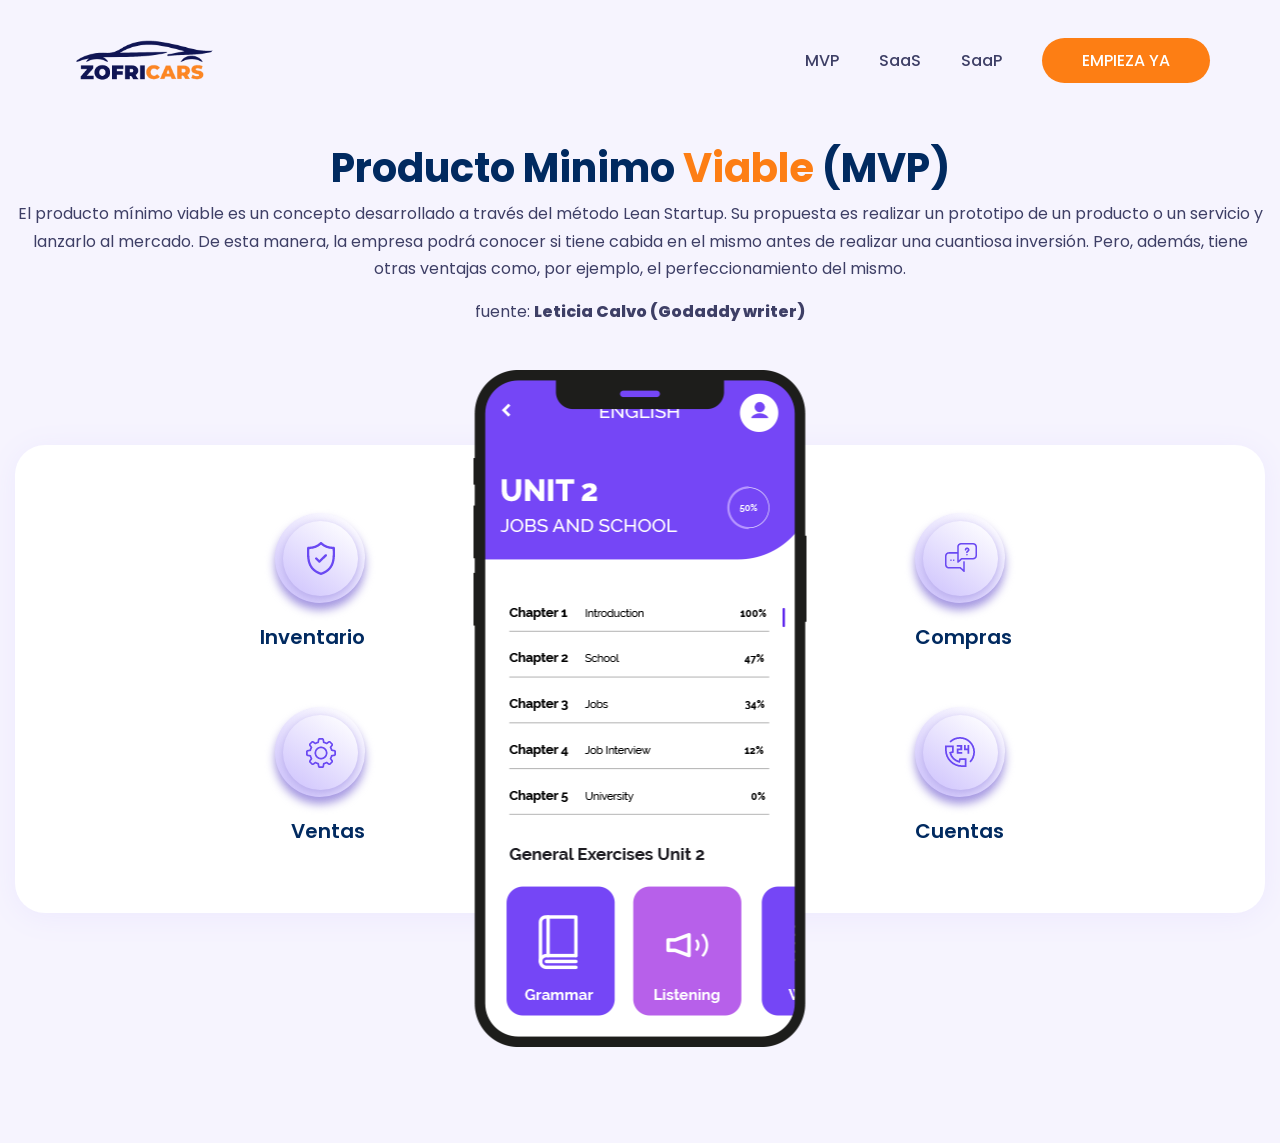
<file: mvp.html>
<!DOCTYPE html>
<html lang="en">

<head>

  <meta charset="UTF-8">
  <meta http-equiv="X-UA-Compatible" content="IE=edge">
  <meta name="viewport" content="width=device-width, initial-scale=1.0">
  <title>Ryal POS</title>

  <meta name="description" content="Sistema administrativo para gestion de inventarios, ventas, contabilidad enlace a tienda virtual y más" />
  <meta property="og:image" content="https://www.buckapi.us/s/ryalpos/images.og.jpg">
  <meta name="keys" content="App, Administrativo, movil, mobile " />
  <meta name="tags" content="App, Administrativo, movil, mobile " />

  <!-- icofont-css-link -->
  <link rel="stylesheet" href="css/icofont.min.css">
  <!-- Owl-Carosal-Style-link -->
  <link rel="stylesheet" href="css/owl.carousel.min.css">
  <!-- Bootstrap-Style-link -->
  <link rel="stylesheet" href="css/bootstrap.min.css">
  <!-- Aos-Style-link -->
  <link rel="stylesheet" href="css/aos.css">
  <!-- Coustome-Style-link -->                  
  <link rel="stylesheet" href="css/style.css">
  <!-- Responsive-Style-link -->
  <link rel="stylesheet" href="css/responsive.css">   
  <!-- Favicon -->            
  <link rel="shortcut icon" href="images/favicon.png" type="image/x-icon">

</head>

<body>

  <!-- Page-wrapper-Start -->
  <div class="page_wrapper">

    <!-- Preloader -->
    <div id="preloader">
      <div id="loader"></div>
    </div>

    <!-- Header Start -->
    <header>
      <!-- container start -->
      <div class="container">
      	<!-- navigation bar -->
        <nav class="navbar navbar-expand-lg">
          <a class="navbar-brand" href="index.html#">
            <img src="images/logo.png" alt="image" >
          </a>
          <button class="navbar-toggler" type="button" data-toggle="collapse" data-target="#navbarSupportedContent"
            aria-controls="navbarSupportedContent" aria-expanded="false" aria-label="Toggle navigation">
            <span class="navbar-toggler-icon">
              <!-- <i class="icofont-navigation-menu ico_menu"></i> -->
              <div class="toggle-wrap">
                <span class="toggle-bar"></span>
              </div>
            </span>
          </button>

          <div class="collapse navbar-collapse" id="navbarSupportedContent">
            <ul class="navbar-nav ml-auto">
              <li class="nav-item">
                <a class="nav-link" href="mvp.html">MVP</a>
              </li>
              <li class="nav-item">
                <a class="nav-link" href="saas.html">SaaS</a>
              </li>
              <li class="nav-item">
                <a class="nav-link" href="saap.html">SaaP</a>
              </li>
             
              <li class="nav-item">
                <a class="nav-link dark_btn" >EMPIEZA YA</a>
              </li>
            </ul>
          </div>
        </nav>
        <!-- navigation end -->
      </div>
      <!-- container end -->
    </header>

   


    <!-- Features-Section-Start -->
    <section class="row_am features_section" id="features">
      <!-- container start -->
      <div class="container">
        <div class="section_title" data-aos="fade-up" data-aos-duration="1500" data-aos-delay="100">
          <!-- h2 -->
          <h2>Producto Minimo <span>Viable</span>  (MVP)</h2>
          <!-- p -->
          <p>El producto mínimo viable es un concepto desarrollado a través del método Lean Startup. Su propuesta es realizar un prototipo de un producto o un servicio y lanzarlo al mercado.

          De esta manera, la empresa podrá conocer si tiene cabida en el mismo antes de realizar una cuantiosa inversión. Pero, además, tiene otras ventajas como, por ejemplo, el perfeccionamiento del mismo.</p>
                    fuente: <a href="https://es.godaddy.com/blog/producto-minimo-viable/" target="_blank" style="font-weight: 900;">Leticia Calvo (Godaddy writer)</a>
        </div>
        <div class="feature_detail">
          <!-- feature box left -->
          <div class="left_data feature_box">

          	<!-- feature box -->
            <div class="data_block" data-aos="fade-right" data-aos-duration="1500">
              <div class="icon">
                <img src="images/secure_data.png" alt="image" >
              </div>
              <div class="text">
                <h4>Inventario</h4>
              <!--   <p>Lorem Ipsum is simply dummy text of the printing and type setting indus ideas.</p> -->
              </div>
            </div>

            <!-- feature box -->
            <div class="data_block" data-aos="fade-right" data-aos-duration="1500">
              <div class="icon">
                <img src="images/functional.png" alt="image" >
              </div>
              <div class="text">
                <h4>Ventas</h4>
               <!--  <p>Simply dummy text of the printing and typesetting indus lorem Ipsum is dummy.</p> -->
              </div>
            </div>
          </div>

          <!-- feature box right -->
          <div class="right_data feature_box">

          	<!-- feature box -->
            <div class="data_block" data-aos="fade-left" data-aos-duration="1500">
              <div class="icon">
                <img src="images/live-chat.png" alt="image" >
              </div>
              <div class="text">
                <h4>Compras</h4>
             <!--    <p>Lorem Ipsum is simply dummy text of the printing and type setting indus ideas.</p> -->
              </div>
            </div>

            <!-- feature box -->
            <div class="data_block" data-aos="fade-left" data-aos-duration="1500">
              <div class="icon">
                <img src="images/support.png" alt="image" >
              </div>
              <div class="text">
                <h4>Cuentas</h4>
         <!--        <p>Simply dummy text of the printing and typesetting indus lorem Ipsum is dummy.</p> -->
              </div>
            </div>

          </div>
          <!-- feature image -->
          <div class="feature_img" data-aos="fade-up" data-aos-duration="1500" data-aos-delay="100">
            <img src="images/features_frame.png" alt="image" >
          </div>
        </div>
      </div>
      <!-- container end -->
    </section>
    <!-- Features-Section-end -->

   

  

    <!-- FAQ-Section start -->
   
    <!-- FAQ-Section end -->


    <!-- Download-Free-App-section-Start  -->

    <!-- Download-Free-App-section-end  -->

    <!-- Story-Section-Start -->
    <section class="row_am latest_story" id="blog">
     <!-- container start -->
    
      <!-- container end -->
    </section>
    <!-- Story-Section-end -->

  

  <!-- VIDEO MODAL -->
  <div class="modal fade youtube-video" id="myModal" tabindex="-1" role="dialog" aria-labelledby="myModalLabel">
    <div class="modal-dialog" role="document">
        <div class="modal-content">
          <button id="close-video" type="button" class="button btn btn-default text-right" data-dismiss="modal">
            <i class="icofont-close-line-circled"></i>
          </button>
            <div class="modal-body">
                <div id="video-container" class="video-container">
                    <iframe id="youtubevideo" src="index.html" width="640" height="360" frameborder="0" allowfullscreen></iframe>
                </div>        
            </div>
            <div class="modal-footer">
            </div>
        </div> 
    </div>
  </div>

  <div class="purple_backdrop"></div>

  </div>
  <!-- Page-wrapper-End -->

  <!-- Jquery-js-Link -->
  <script src="js/jquery.js"></script>
  <!-- owl-js-Link -->
  <script src="js/owl.carousel.min.js"></script>
  <!-- bootstrap-js-Link -->
  <script src="js/bootstrap.min.js"></script>
  <!-- aos-js-Link -->
  <script src="js/aos.js"></script>
  <!-- main-js-Link -->
  <script src="js/main.js"></script>

</body>

</html>
</file>
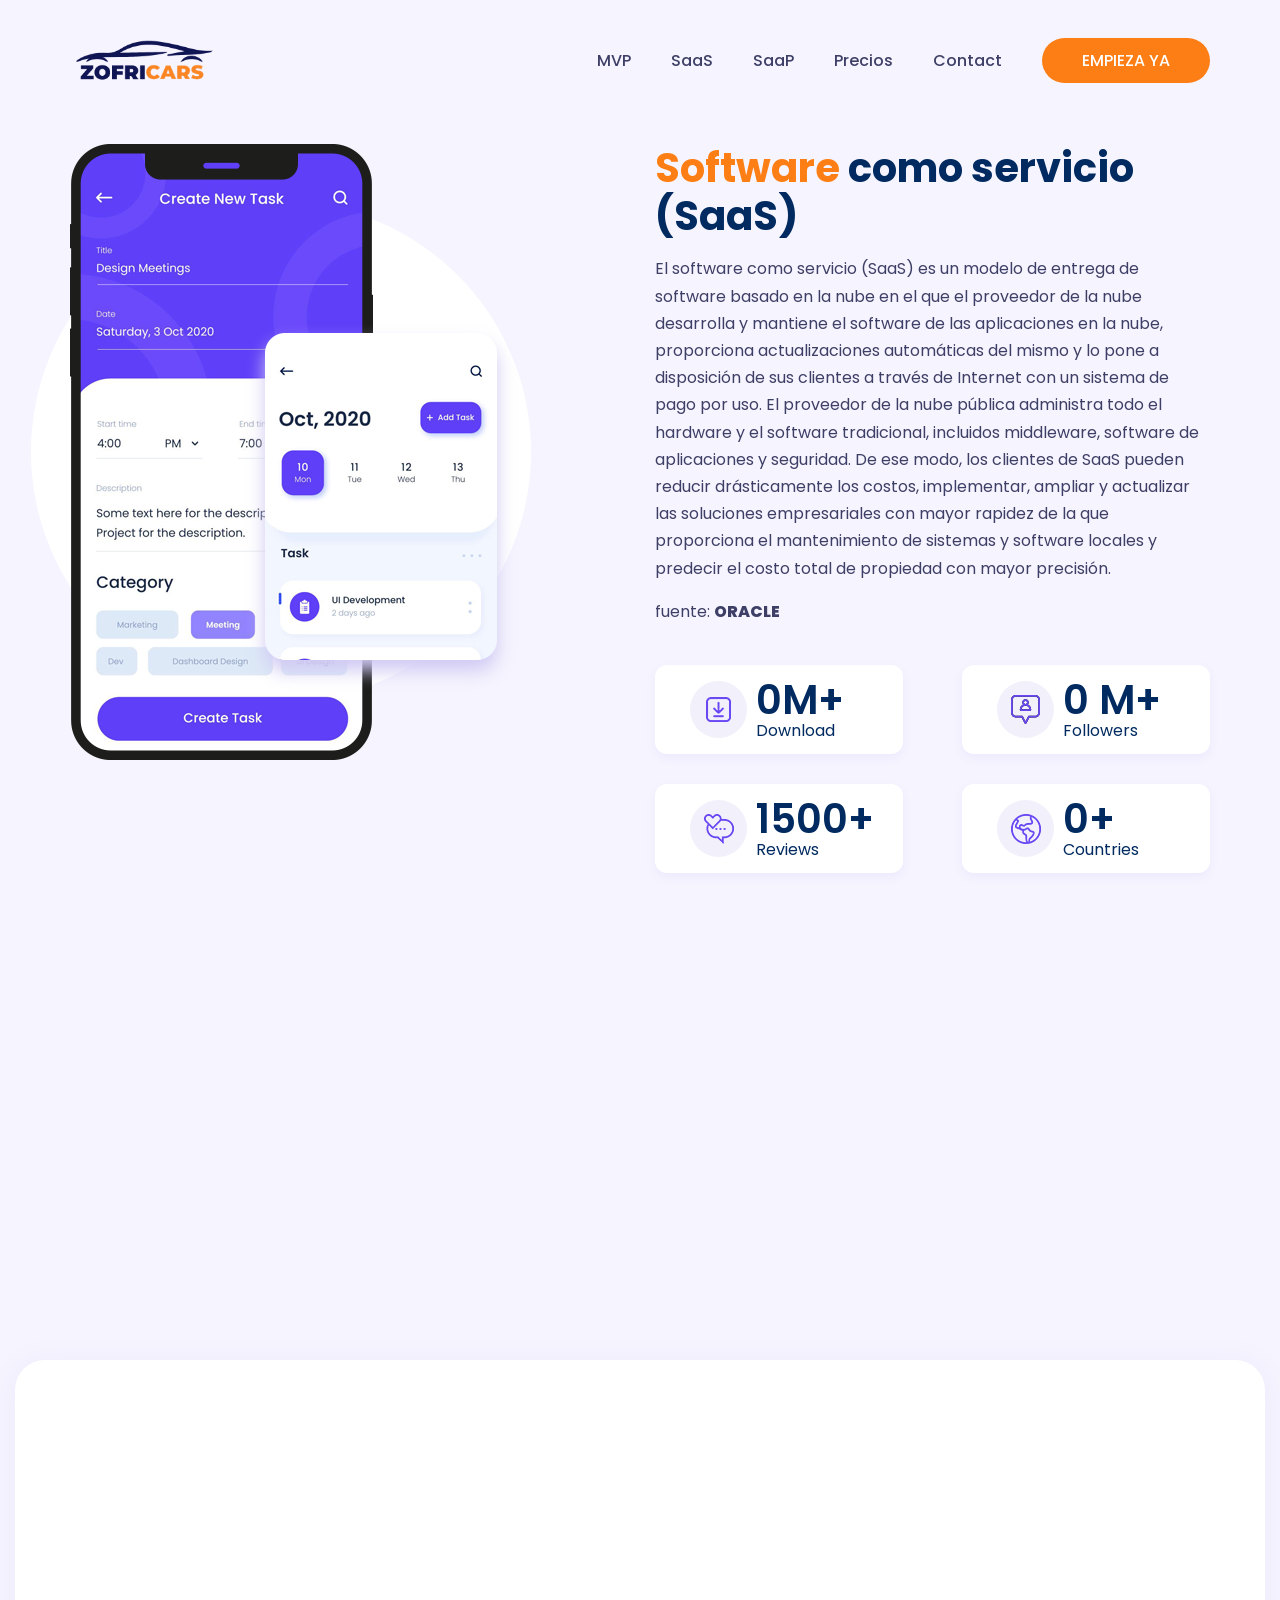
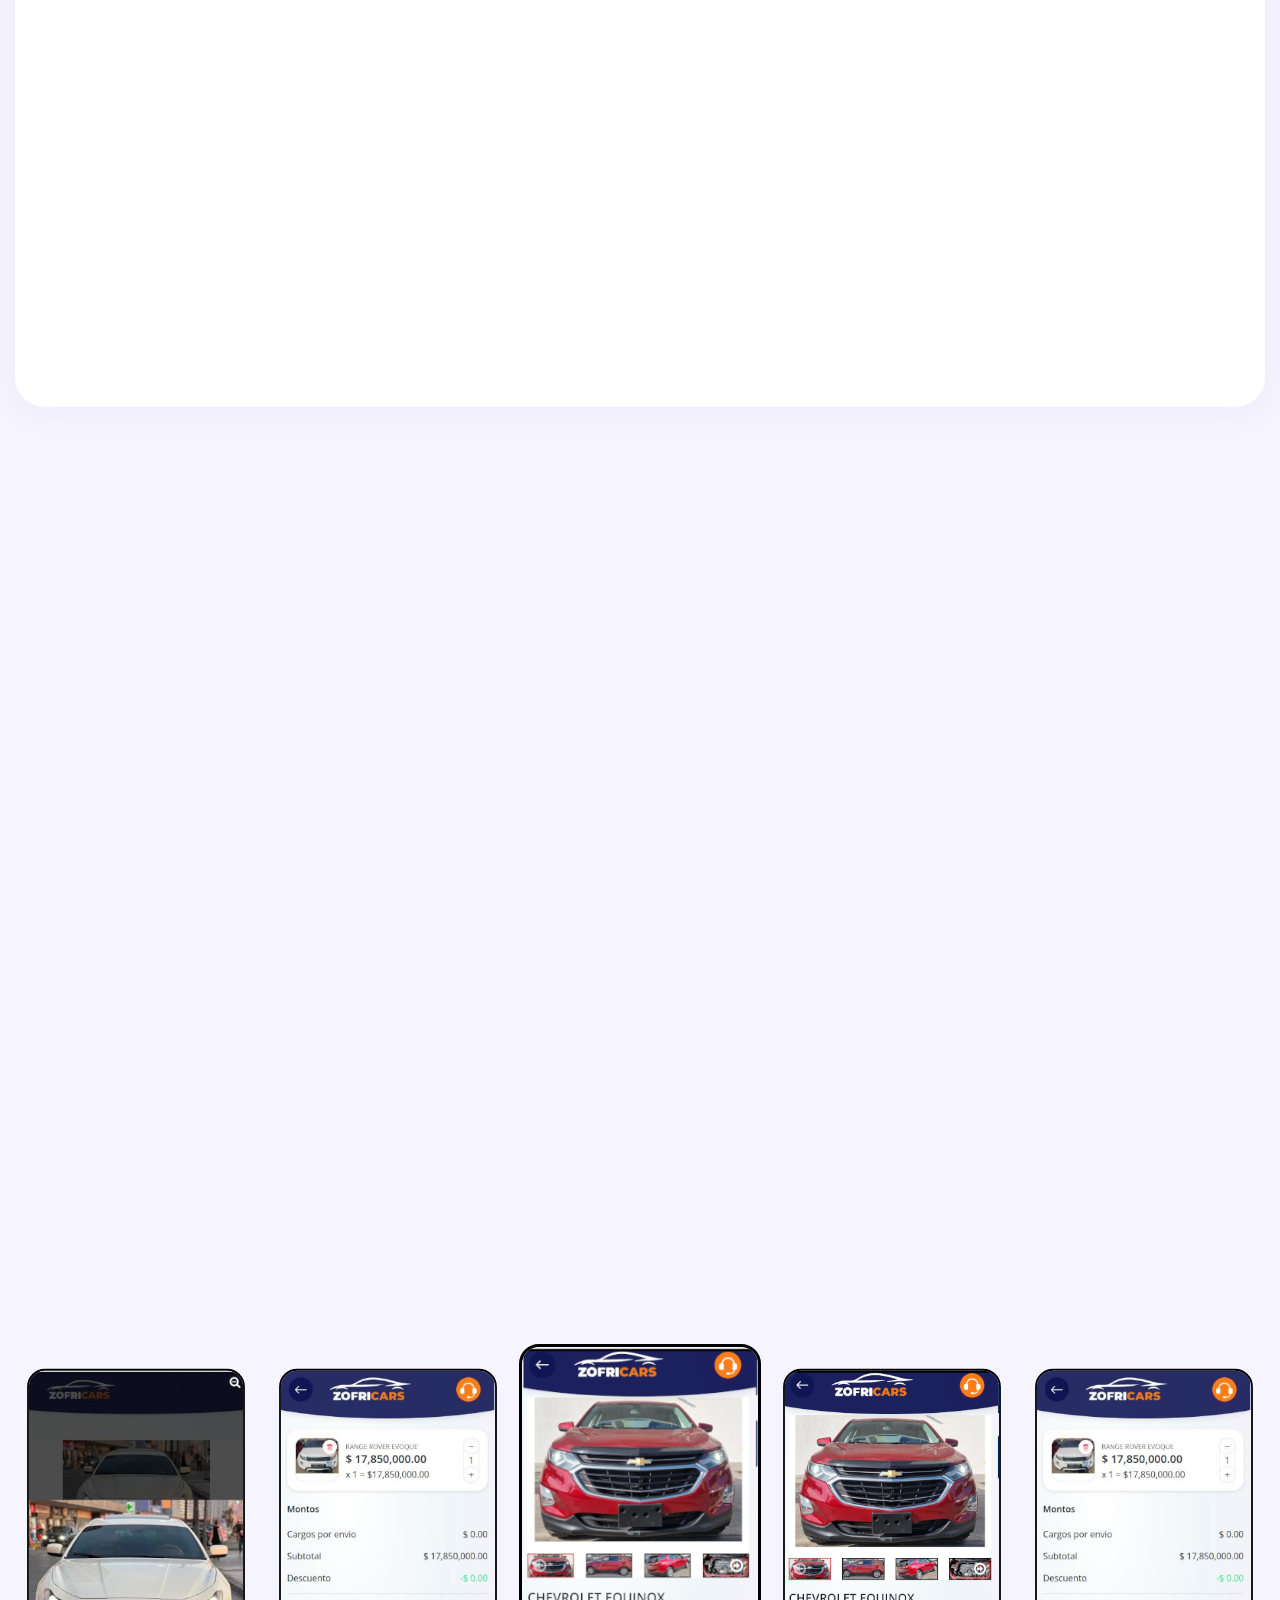
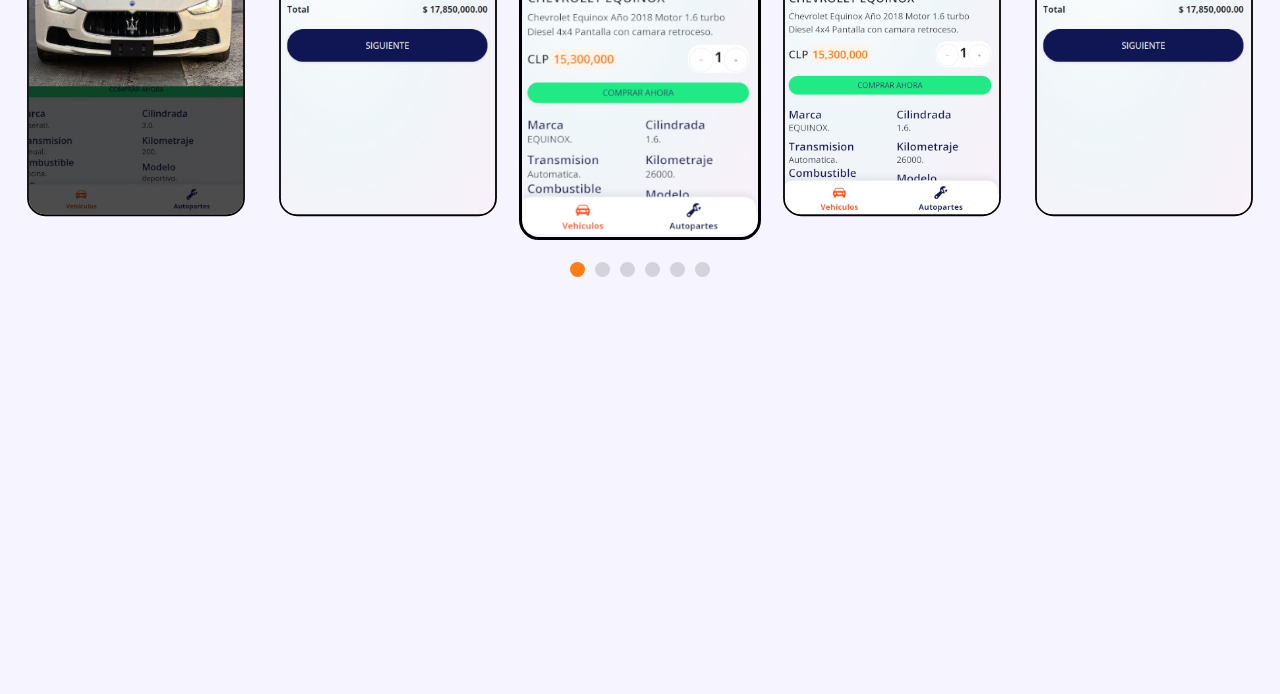
<file: propuesta.html>
<!DOCTYPE html>
<html lang="en">

<head>

  <meta charset="UTF-8">
  <meta http-equiv="X-UA-Compatible" content="IE=edge">
  <meta name="viewport" content="width=device-width, initial-scale=1.0">
  <title>Ryal POS</title>

  <meta name="description" content="Sistema administrativo para gestion de inventarios, ventas, contabilidad enlace a tienda virtual y más" />
  <meta property="og:image" content="https://www.buckapi.us/s/ryalpos/images.og.jpg">
  <meta name="keys" content="App, Administrativo, movil, mobile " />
  <meta name="tags" content="App, Administrativo, movil, mobile " />

  <!-- icofont-css-link -->
  <link rel="stylesheet" href="css/icofont.min.css">
  <!-- Owl-Carosal-Style-link -->
  <link rel="stylesheet" href="css/owl.carousel.min.css">
  <!-- Bootstrap-Style-link -->
  <link rel="stylesheet" href="css/bootstrap.min.css">
  <!-- Aos-Style-link -->
  <link rel="stylesheet" href="css/aos.css">
  <!-- Coustome-Style-link -->									
  <link rel="stylesheet" href="css/style.css">
  <!-- Responsive-Style-link -->
  <link rel="stylesheet" href="css/responsive.css">		
  <!-- Favicon -->						
  <link rel="shortcut icon" href="images/favicon.png" type="image/x-icon">

</head>

<body>

  <!-- Page-wrapper-Start -->
  <div class="page_wrapper">

    <!-- Preloader -->
    <div id="preloader">
      <div id="loader"></div>
    </div>

    <!-- Header Start -->
    <header>
      <!-- container start -->
      <div class="container">
      	<!-- navigation bar -->
        <nav class="navbar navbar-expand-lg">
          <a class="navbar-brand" href="index.html#">
            <img src="images/logo.png" alt="image" >
          </a>
          <button class="navbar-toggler" type="button" data-toggle="collapse" data-target="#navbarSupportedContent"
            aria-controls="navbarSupportedContent" aria-expanded="false" aria-label="Toggle navigation">
            <span class="navbar-toggler-icon">
              <!-- <i class="icofont-navigation-menu ico_menu"></i> -->
              <div class="toggle-wrap">
                <span class="toggle-bar"></span>
              </div>
            </span>
          </button>

          <div class="collapse navbar-collapse" id="navbarSupportedContent">
         <ul class="navbar-nav ml-auto">
              <li class="nav-item">
                <a class="nav-link" href="mvp.html">MVP</a>
              </li>
              <li class="nav-item">
                <a class="nav-link" href="saas.html">SaaS</a>
              </li>
              <li class="nav-item">
                <a class="nav-link" href="saap.html">SaaP</a>
              </li>
              <li class="nav-item">
                <a class="nav-link" href="pricing.html">Precios</a>
              </li>

              <li class="nav-item">
                <a class="nav-link" >Contact</a>
              </li>
              <li class="nav-item">
                <a class="nav-link dark_btn" >EMPIEZA YA</a>
              </li>
            </ul>
          </div>
        </nav>
        <!-- navigation end -->
      </div>
      <!-- container end -->
    </header>

   

 <!-- About-App-Section-Start -->
    <section class="row_am about_app_section">
      <!-- container start -->
      <div class="container">
        <!-- row start -->
        <div class="row">
          <div class="col-lg-6">

            <!-- about images -->
            <div class="about_img" data-aos="fade-in" data-aos-duration="1500">
              <div class="frame_img">
                <img class="moving_position_animatin" src="images/about-frame.png" alt="image" >
              </div>
              <div class="screen_img">
                <img class="moving_animation" src="images/about-screen.png" alt="image" >
              </div>
            </div>
          </div>
          <div class="col-lg-6">

            <!-- about text -->
            <div class="about_text">
              <div class="section_title" data-aos="fade-up" data-aos-duration="1500" data-aos-delay="100">

                <!-- h2 -->
                  <!-- h2 -->
          <h2><span>Software</span> como servicio (SaaS)</h2>
          <!-- p -->
          <p>El software como servicio (SaaS) es un modelo de entrega de software basado en la nube en el que el proveedor de la nube desarrolla y mantiene el software de las aplicaciones en la nube, proporciona actualizaciones automáticas del mismo y lo pone a disposición de sus clientes a través de Internet con un sistema de pago por uso. El proveedor de la nube pública administra todo el hardware y el software tradicional, incluidos middleware, software de aplicaciones y seguridad. De ese modo, los clientes de SaaS pueden reducir drásticamente los costos, implementar, ampliar y actualizar las soluciones empresariales con mayor rapidez de la que proporciona el mantenimiento de sistemas y software locales y predecir el costo total de propiedad con mayor precisión.</p>
          fuente: <a href="https://www.oracle.com/mx/applications/what-is-saas/" style="font-weight: 900;">ORACLE</a>
              </div>

              <!-- UL -->
              <ul class="app_statstic" id="counter" data-aos="fade-in" data-aos-duration="1500">
                <li>
                  <div class="icon">
                    <img src="images/download.png" alt="image" >
                  </div>
                  <div class="text">
                    <p><span class="counter-value" data-count="17">0</span><span>M+</span></p>
                    <p>Download</p>
                  </div>
                </li>
                <li>
                  <div class="icon">
                    <img src="images/followers.png" alt="image" >
                  </div>
                  <div class="text">
                    <p><span class="counter-value" data-count="08">0 </span><span>M+</span></p>
                    <p>Followers</p>
                  </div>
                </li>
                <li>
                  <div class="icon">
                    <img src="images/reviews.png" alt="image" >
                  </div>
                  <div class="text">
                    <p><span class="counter-value" data-count="2300">1500</span><span>+</span></p>
                    <p>Reviews</p>
                  </div>
                </li>
                <li>
                  <div class="icon">
                    <img src="images/countries.png" alt="image" >
                  </div>
                  <div class="text">
                    <p><span class="counter-value" data-count="150">0</span><span>+</span></p>
                    <p>Countries</p>
                  </div>
                </li>
              </ul>
              <!-- UL end -->
              <a href="contact.html" class="btn puprple_btn" data-aos="fade-in" data-aos-duration="1500">START FREE TRIAL</a>
            </div>
          </div>
        </div>
        <!-- row end -->
      </div>
      <!-- container end -->
    </section>
    <!-- About-App-Section-end -->

    <!-- Features-Section-Start -->
    <section class="row_am features_section" id="features">
      <!-- container start -->
      <div class="container">
        <div class="section_title" data-aos="fade-up" data-aos-duration="1500" data-aos-delay="100">
          <!-- h2 -->
          <h2>Producto Minimo <span>Viable</span>  (MVP)</h2>
          <!-- p -->
          <p>El producto mínimo viable es un concepto desarrollado a través del método Lean Startup. Su propuesta es realizar un prototipo de un producto o un servicio y lanzarlo al mercado.

          De esta manera, la empresa podrá conocer si tiene cabida en el mismo antes de realizar una cuantiosa inversión. Pero, además, tiene otras ventajas como, por ejemplo, el perfeccionamiento del mismo.</p>
                    fuente: <a href="https://es.godaddy.com/blog/producto-minimo-viable/" style="font-weight: 900;">Leticia Calvo (Godaddy writer)</a>
        </div>
        <div class="feature_detail">
          <!-- feature box left -->
          <div class="left_data feature_box">

          	<!-- feature box -->
            <div class="data_block" data-aos="fade-right" data-aos-duration="1500">
              <div class="icon">
                <img src="images/secure_data.png" alt="image" >
              </div>
              <div class="text">
                <h4>Secure data</h4>
                <p>Lorem Ipsum is simply dummy text of the printing and type setting indus ideas.</p>
              </div>
            </div>

            <!-- feature box -->
            <div class="data_block" data-aos="fade-right" data-aos-duration="1500">
              <div class="icon">
                <img src="images/functional.png" alt="image" >
              </div>
              <div class="text">
                <h4>Fully functional</h4>
                <p>Simply dummy text of the printing and typesetting indus lorem Ipsum is dummy.</p>
              </div>
            </div>
          </div>

          <!-- feature box right -->
          <div class="right_data feature_box">

          	<!-- feature box -->
            <div class="data_block" data-aos="fade-left" data-aos-duration="1500">
              <div class="icon">
                <img src="images/live-chat.png" alt="image" >
              </div>
              <div class="text">
                <h4>Live chat</h4>
                <p>Lorem Ipsum is simply dummy text of the printing and type setting indus ideas.</p>
              </div>
            </div>

            <!-- feature box -->
            <div class="data_block" data-aos="fade-left" data-aos-duration="1500">
              <div class="icon">
                <img src="images/support.png" alt="image" >
              </div>
              <div class="text">
                <h4>24-7 Support</h4>
                <p>Simply dummy text of the printing and typesetting indus lorem Ipsum is dummy.</p>
              </div>
            </div>

          </div>
          <!-- feature image -->
          <div class="feature_img" data-aos="fade-up" data-aos-duration="1500" data-aos-delay="100">
            <img src="images/features_frame.png" alt="image" >
          </div>
        </div>
      </div>
      <!-- container end -->
    </section>
    <!-- Features-Section-end -->

   

    <!-- ModernUI-Section-Start -->
    <section class="row_am modern_ui_section">
      <!-- container start -->
      <div class="container">
      	<!-- row start -->
        <div class="row">
          <div class="col-lg-6">
          	<!-- UI content -->
            <div class="ui_text">
              <div class="section_title" data-aos="fade-up" data-aos-duration="1500" data-aos-delay="100">
                <h2>Beautiful design with <span>modern UI</span></h2>
                <p>
                  Lorem Ipsum is simply dummy text of the printing and typesetting industry lorem Ipsum has been the
                  industrys standard dummy text ever since the when an unknown printer took a galley of type and.
                </p>
              </div>
              <ul class="design_block">
                <li data-aos="fade-up" data-aos-duration="1500">
                  <h4>Carefully designed</h4>
                  <p>Lorem Ipsum is simply dummy text of the printing and type esetting industry lorem Ipsum has.</p>
                </li>
                <li data-aos="fade-up" data-aos-duration="1500">
                  <h4>Seamless Sync</h4>
                  <p>Simply dummy text of the printing and typesetting inustry lorem Ipsum has Lorem dollar summit.</p>
                </li>
                <li data-aos="fade-up" data-aos-duration="1500">
                  <h4>Access Drive</h4>
                  <p>Printing and typesetting industry lorem Ipsum has been the industrys standard dummy text of type
                    setting.</p>
                </li>
              </ul>
            </div>
          </div>
          <div class="col-lg-6">
          	<!-- UI Image -->
            <div class="ui_images" data-aos="fade-in" data-aos-duration="1500">
              <div class="left_img">
                <img class="moving_position_animatin" src="images/modern01.png" alt="image" >
              </div>
              <!-- UI Image -->
              <div class="right_img">
                <img class="moving_position_animatin" src="images/secure_data.png" alt="image" >
                <img class="moving_position_animatin" src="images/modern02.png" alt="image" >
                <img class="moving_position_animatin" src="images/modern03.png" alt="image" >
              </div>
            </div>
          </div>
        </div>
        <!-- row end -->
      </div>
      <!-- container end -->
    </section>
    <!-- ModernUI-Section-end -->

  

    <!-- FAQ-Section start -->
   
    <!-- FAQ-Section end -->

    <!-- Beautifull-interface-Section start -->
    <section class="row_am interface_section">
	  <!-- container start -->
      <div class="container-fluid">
        <div class="section_title" data-aos="fade-up" data-aos-duration="1500" data-aos-delay="300">
            <!-- h2 -->
            <h2>Beautifull <span>interface</span></h2>
            <!-- p -->
            <p>
              Lorem Ipsum is simply dummy text of the printing and typese tting <br> indus orem Ipsum has beenthe standard dummy.
            </p>
        </div>

          <!-- screen slider start -->
          <div class="screen_slider" >
            <div id="screen_slider" class="owl-carousel owl-theme">
              <div class="item">
                <div class="screen_frame_img">
                    <img src="images/screen-1.png" alt="image" >
                </div>
              </div>
              <div class="item">
                <div class="screen_frame_img">
                    <img src="images/screen-2.png" alt="image" >
                </div>
              </div>
              <div class="item">
                <div class="screen_frame_img">
                    <img src="images/screen-3.png" alt="image" >
                </div>
              </div>
              <div class="item">
                <div class="screen_frame_img">
                    <img src="images/screen-4.png" alt="image" >
                </div>
              </div>
              <div class="item">
                <div class="screen_frame_img">
                    <img src="images/screen-5.png" alt="image" >
                </div>
              </div>
              <div class="item">
                <div class="screen_frame_img">
                    <img src="images/screen-3.png" alt="image" >
                </div>
              </div>
          </div>
          </div>
          <!-- screen slider end -->
      </div>
      <!-- container end -->
    </section>
    <!-- Beautifull-interface-Section end -->

    <!-- Download-Free-App-section-Start  -->

    <!-- Download-Free-App-section-end  -->

    <!-- Story-Section-Start -->
    <section class="row_am latest_story" id="blog">
     <!-- container start -->
    
      <!-- container end -->
    </section>
    <!-- Story-Section-end -->

  

  <!-- VIDEO MODAL -->
  <div class="modal fade youtube-video" id="myModal" tabindex="-1" role="dialog" aria-labelledby="myModalLabel">
    <div class="modal-dialog" role="document">
        <div class="modal-content">
          <button id="close-video" type="button" class="button btn btn-default text-right" data-dismiss="modal">
            <i class="icofont-close-line-circled"></i>
          </button>
            <div class="modal-body">
                <div id="video-container" class="video-container">
                    <iframe id="youtubevideo" src="index.html" width="640" height="360" frameborder="0" allowfullscreen></iframe>
                </div>        
            </div>
            <div class="modal-footer">
            </div>
        </div> 
    </div>
  </div>

  <div class="purple_backdrop"></div>

  </div>
  <!-- Page-wrapper-End -->

  <!-- Jquery-js-Link -->
  <script src="js/jquery.js"></script>
  <!-- owl-js-Link -->
  <script src="js/owl.carousel.min.js"></script>
  <!-- bootstrap-js-Link -->
  <script src="js/bootstrap.min.js"></script>
  <!-- aos-js-Link -->
  <script src="js/aos.js"></script>
  <!-- main-js-Link -->
  <script src="js/main.js"></script>

</body>

</html>
</file>
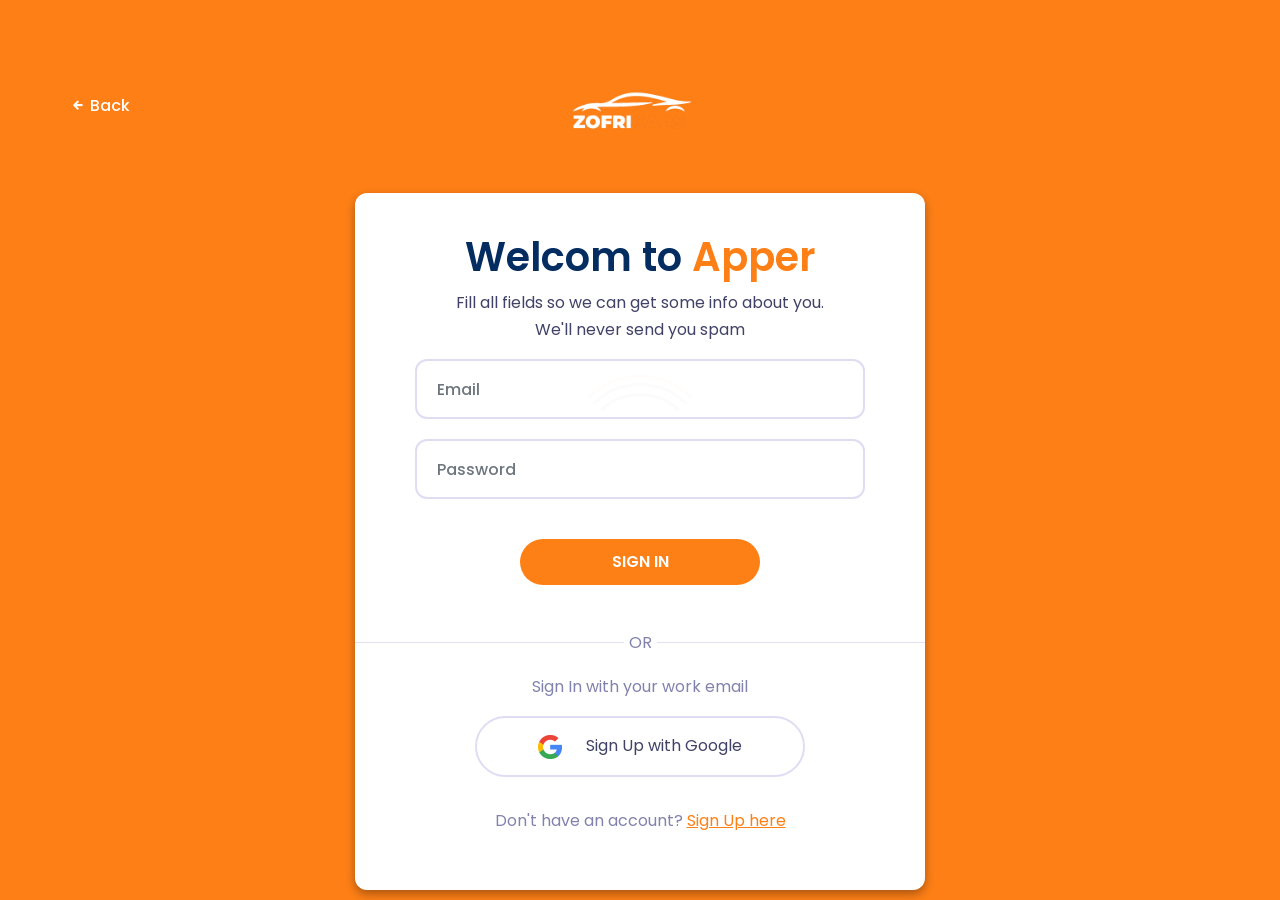
<file: sign-in.html>
<!DOCTYPE html>
<html lang="en">

<head>

  <meta charset="UTF-8">
  <meta http-equiv="X-UA-Compatible" content="IE=edge">
  <meta name="viewport" content="width=device-width, initial-scale=1.0">
  <title>Sign In</title>

  <!-- icofont-css-link -->
  <link rel="stylesheet" href="css/icofont.min.css">
  <!-- Bootstrap-Style-link -->
  <link rel="stylesheet" href="css/bootstrap.min.css">
  <!-- Aos-Style-link -->
  <link rel="stylesheet" href="css/aos.css">
  <!-- Coustome-Style-link -->
  <link rel="stylesheet" href="css/style.css">
  <!-- Responsive-Style-link -->
  <link rel="stylesheet" href="css/responsive.css">
  <!-- Favicon -->
  <link rel="shortcut icon" href="images/favicon.png" type="image/x-icon">

</head>

<body>

  <!-- Page-wrapper-Start -->
  <div class="page_wrapper">

    <!-- Preloader -->
    <div id="preloader">
      <div id="loader"></div>
    </div>

    <div class="full_bg">

      <div class="container">
         <section class="signup_section">

          <div class="top_part">
            <a href="index.html" class="back_btn"><i class="icofont-arrow-left"></i> Back</a>
            <a class="navbar-brand" href="sign-in.html#">
              <img src="images/footer_logo.png" alt="image">
            </a>
          </div>
  
          <!-- Comment Form Section -->
          <div class="signup_form">
            <div class="section_title">
              <h2> Welcom to <span>Apper</span> </h2>
              <p>Fill all fields so we can get some info about you. <br> We'll never send you spam</p>
            </div>
            <form action="sign-in.html">
              <div class="form-group">
                <input type="email" class="form-control" placeholder="Email">
              </div>
              <div class="form-group">
                <input type="password" class="form-control" placeholder="Password">
              </div>
              <div class="form-group">
                <button class="btn puprple_btn" type="submit">SIGN IN</button>
              </div>
            </form>
            <p class="or_block">
              <span>OR</span>
            </p>
           <div class="or_option">
              <p>Sign In with your work email</p>
              <a href="sign-in.html#" class="btn google_btn"><img src="images/google.png" alt="image"> <span>Sign Up with Google</span> </a>
              <p>Don't have an account? <a href="sign-in.html#">Sign Up here</a></p>
           </div>
          </div>
         </section>
      </div>
      
    </div>



  </div>
  <!-- Page-wrapper-End -->

  <!-- Jquery-js-Link -->
  <script src="js/jquery.js"></script>
  <!-- bootstrap-js-Link -->
  <script src="js/bootstrap.min.js"></script>
  <!-- aos-js-Link -->
  <script src="js/aos.js"></script>
  <!-- main-js-Link -->
  <script src="js/main.js"></script>

</body>

</html>
</file>
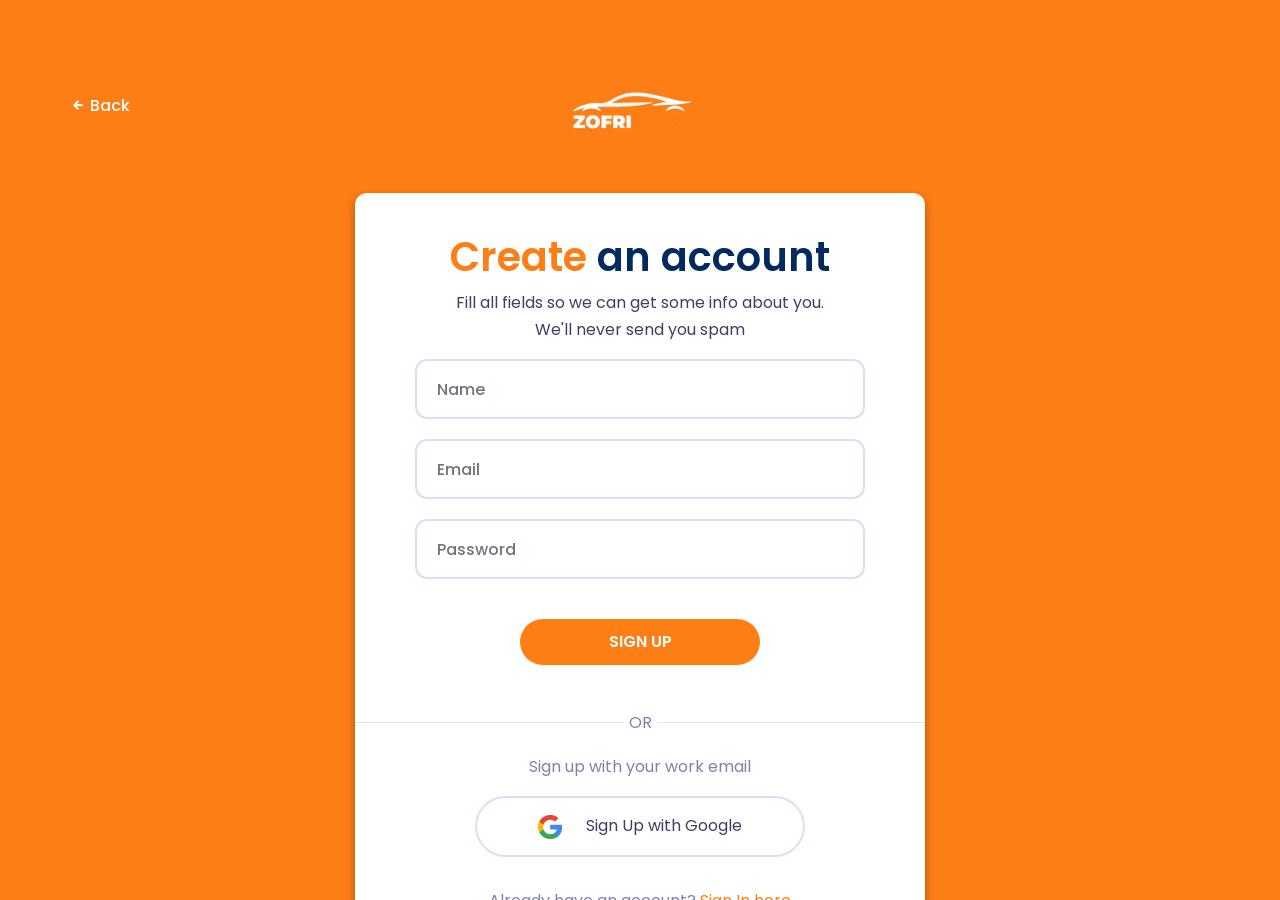
<file: sign-up.html>
<!DOCTYPE html>
<html lang="en">

<head>

  <meta charset="UTF-8">
  <meta http-equiv="X-UA-Compatible" content="IE=edge">
  <meta name="viewport" content="width=device-width, initial-scale=1.0">
  <title>Sign up</title>

  <!-- icofont-css-link -->
  <link rel="stylesheet" href="css/icofont.min.css">
  <!-- Bootstrap-Style-link -->
  <link rel="stylesheet" href="css/bootstrap.min.css">
  <!-- Aos-Style-link -->
  <link rel="stylesheet" href="css/aos.css">
  <!-- Coustome-Style-link -->
  <link rel="stylesheet" href="css/style.css">
  <!-- Responsive-Style-link -->
  <link rel="stylesheet" href="css/responsive.css">
  <!-- Favicon -->
  <link rel="shortcut icon" href="images/favicon.png" type="image/x-icon">

</head>

<body>

  <!-- Page-wrapper-Start -->
  <div class="page_wrapper">

    <!-- Preloader -->
    <div id="preloader">
      <div id="loader"></div>
    </div>

    <div class="full_bg">

      <div class="container">
         <section class="signup_section">

          <div class="top_part">
            <a href="index.html" class="back_btn"><i class="icofont-arrow-left"></i> Back</a>
            <a class="navbar-brand" href="sign-up.html#">
              <img src="images/footer_logo.png" alt="image">
            </a>
          </div>
  
          <!-- Comment Form Section -->
          <div class="signup_form">
            <div class="section_title">
              <h2> <span>Create</span> an account</h2>
              <p>Fill all fields so we can get some info about you. <br> We'll never send you spam</p>
            </div>
            <form action="sign-up.html">
              <div class="form-group">
                <input type="text" class="form-control" placeholder="Name">
              </div>
              <div class="form-group">
                <input type="email" class="form-control" placeholder="Email">
              </div>
              <div class="form-group">
                <input type="password" class="form-control" placeholder="Password">
              </div>
              <div class="form-group">
                <button class="btn puprple_btn" type="submit">SIGN UP</button>
              </div>
            </form>
            <p class="or_block">
              <span>OR</span>
            </p>
           <div class="or_option">
              <p>Sign up with your work email</p>
              <a href="sign-up.html#" class="btn google_btn"><img src="images/google.png" alt="image"> <span>Sign Up with Google</span> </a>
              <p>Already have an account? <a href="sign-up.html#">Sign In here</a></p>
           </div>
          </div>
         </section>
      </div>
      
    </div>



  </div>
  <!-- Page-wrapper-End -->

  <!-- Jquery-js-Link -->
  <script src="js/jquery.js"></script>
  <!-- bootstrap-js-Link -->
  <script src="js/bootstrap.min.js"></script>
  <!-- aos-js-Link -->
  <script src="js/aos.js"></script>
  <!-- main-js-Link -->
  <script src="js/main.js"></script>

</body>

</html>
</file>
<file: css/style.css>
/*-----------------------------------------------------------------------------------

[Table of contents]

1. Font
2. Css Variable for colors
3. Common CSS
4. Preloader CSS
5. Header - Main Navigation ( section )
6. Hero Slider ( section )
7. Trusted Logo Slider ( section )
8. Features ( section )
9. About us ( section )
10. Modern UI ( section )
11. How it works ( section )
12. Testimonials ( section )
13. Pricing ( section )
14. Faq ( section )
15. Interface ( section )
16. Download app ( section )
17. Latest story ( section )
18. Newsletter ( section )
19. Footer ( section )
20. Animation CSS ( section )


-----------------------------------------------------------------------------------*/


/* --------Font--------------- */
/* poppins-300 - latin */
@font-face {
    font-family: 'Poppins';
    font-style: normal;
    font-weight: 300;
    src: url('../fonts/poppins-v20-latin-300.eot'); /* IE9 Compat Modes */
    src: local(''),
         url('../fonts/poppins-v20-latin-300.eot?') format('embedded-opentype'), /* IE6-IE8 */
         url('../fonts/poppins-v20-latin-300.woff2') format('woff2'), /* Super Modern Browsers */
         url('../fonts/poppins-v20-latin-300.woff') format('woff'), /* Modern Browsers */
         url('../fonts/poppins-v20-latin-300.ttf') format('truetype'), /* Safari, Android, iOS */
         url('../fonts/poppins-v20-latin-300.svg') format('svg'); /* Legacy iOS */
  }
  /* poppins-regular - latin */
  @font-face {
    font-family: 'Poppins';
    font-style: normal;
    font-weight: 400;
    src: url('../fonts/poppins-v20-latin-regular.eot'); /* IE9 Compat Modes */
    src: local(''),
         url('../fonts/poppins-v20-latin-regular.eot?') format('embedded-opentype'), /* IE6-IE8 */
         url('../fonts/poppins-v20-latin-regular.woff2') format('woff2'), /* Super Modern Browsers */
         url('../fonts/poppins-v20-latin-regular.woff') format('woff'), /* Modern Browsers */
         url('../fonts/poppins-v20-latin-regular.ttf') format('truetype'), /* Safari, Android, iOS */
         url('../fonts/poppins-v20-latin-regular.svg') format('svg'); /* Legacy iOS */
  }
  /* poppins-italic - latin */
  @font-face {
    font-family: 'Poppins';
    font-style: italic;
    font-weight: 400;
    src: url('../fonts/poppins-v20-latin-italic.eot'); /* IE9 Compat Modes */
    src: local(''),
         url('../fonts/poppins-v20-latin-italic.eot?') format('embedded-opentype'), /* IE6-IE8 */
         url('../fonts/poppins-v20-latin-italic.woff2') format('woff2'), /* Super Modern Browsers */
         url('../fonts/poppins-v20-latin-italic.woff') format('woff'), /* Modern Browsers */
         url('../fonts/poppins-v20-latin-italic.ttf') format('truetype'), /* Safari, Android, iOS */
         url('../fonts/poppins-v20-latin-italic.svg') format('svg'); /* Legacy iOS */
  }
  /* poppins-500 - latin */
  @font-face {
    font-family: 'Poppins';
    font-style: normal;
    font-weight: 500;
    src: url('../fonts/poppins-v20-latin-500.eot'); /* IE9 Compat Modes */
    src: local(''),
         url('../fonts/poppins-v20-latin-500.eot?') format('embedded-opentype'), /* IE6-IE8 */
         url('../fonts/poppins-v20-latin-500.woff2') format('woff2'), /* Super Modern Browsers */
         url('../fonts/poppins-v20-latin-500.woff') format('woff'), /* Modern Browsers */
         url('../fonts/poppins-v20-latin-500.ttf') format('truetype'), /* Safari, Android, iOS */
         url('../fonts/poppins-v20-latin-500.svg') format('svg'); /* Legacy iOS */
  }
  /* poppins-500italic - latin */
  @font-face {
    font-family: 'Poppins';
    font-style: italic;
    font-weight: 500;
    src: url('../fonts/poppins-v20-latin-500italic.eot'); /* IE9 Compat Modes */
    src: local(''),
         url('../fonts/poppins-v20-latin-500italic.eot?') format('embedded-opentype'), /* IE6-IE8 */
         url('../fonts/poppins-v20-latin-500italic.woff2') format('woff2'), /* Super Modern Browsers */
         url('../fonts/poppins-v20-latin-500italic.woff') format('woff'), /* Modern Browsers */
         url('../fonts/poppins-v20-latin-500italic.ttf') format('truetype'), /* Safari, Android, iOS */
         url('../fonts/poppins-v20-latin-500italic.svg') format('svg'); /* Legacy iOS */
  }
  /* poppins-600 - latin */
  @font-face {
    font-family: 'Poppins';
    font-style: normal;
    font-weight: 600;
    src: url('../fonts/poppins-v20-latin-600.eot'); /* IE9 Compat Modes */
    src: local(''),
         url('../fonts/poppins-v20-latin-600.eot?') format('embedded-opentype'), /* IE6-IE8 */
         url('../fonts/poppins-v20-latin-600.woff2') format('woff2'), /* Super Modern Browsers */
         url('../fonts/poppins-v20-latin-600.woff') format('woff'), /* Modern Browsers */
         url('../fonts/poppins-v20-latin-600.ttf') format('truetype'), /* Safari, Android, iOS */
         url('../fonts/poppins-v20-latin-600.svg') format('svg'); /* Legacy iOS */
  }
  /* poppins-700 - latin */
  @font-face {
    font-family: 'Poppins';
    font-style: normal;
    font-weight: 700;
    src: url('../fonts/poppins-v20-latin-700.eot'); /* IE9 Compat Modes */
    src: local(''),
         url('../fonts/poppins-v20-latin-700.eot?') format('embedded-opentype'), /* IE6-IE8 */
         url('../fonts/poppins-v20-latin-700.woff2') format('woff2'), /* Super Modern Browsers */
         url('../fonts/poppins-v20-latin-700.woff') format('woff'), /* Modern Browsers */
         url('../fonts/poppins-v20-latin-700.ttf') format('truetype'), /* Safari, Android, iOS */
         url('../fonts/poppins-v20-latin-700.svg') format('svg'); /* Legacy iOS */
  }
  /* poppins-800 - latin */
  @font-face {
    font-family: 'Poppins';
    font-style: normal;
    font-weight: 800;
    src: url('../fonts/poppins-v20-latin-800.eot'); /* IE9 Compat Modes */
    src: local(''),
         url('../fonts/poppins-v20-latin-800.eot?') format('embedded-opentype'), /* IE6-IE8 */
         url('../fonts/poppins-v20-latin-800.woff2') format('woff2'), /* Super Modern Browsers */
         url('../fonts/poppins-v20-latin-800.woff') format('woff'), /* Modern Browsers */
         url('../fonts/poppins-v20-latin-800.ttf') format('truetype'), /* Safari, Android, iOS */
         url('../fonts/poppins-v20-latin-800.svg') format('svg'); /* Legacy iOS */
  }

/* -----------Css-variable------ */

:root {
    --light-purple: #F6F4FE;
    --purple: #6A49F2;
    --bg-purple: #6A49F2;
    --dark-purple: #012a60;
    --body-text-purple: #3E3F66;
    --text-white: #ffffff;
    --bg-white: #ffffff;
    --slider-dots-color: #D4D2DD;
    --light-bg: #DFDAF3;
}



/* ------Common-Css------------- */

html{scroll-behavior:smooth}

body {
    margin: 0;
    padding: 0;
    box-sizing: border-box;
    font-size: 16px;
    line-height: 1.7;
    font-family: 'Poppins', sans-serif;
    color: var(--body-text-purple);
    background-color: var(--light-purple);
}

.page_wrapper {
    width: 100%;
    overflow-x: hidden;
}

a {
    text-decoration: none;
    color: var(--body-text-purple);
}

a:hover {
    text-decoration: none;
    color: var(--body-text-purple);
}

ul,
li {
    padding: 0;
    list-style-type: none;
    margin: 0;
}

button:focus,
.btn.focus,
.btn:focus {
    outline: none;
    box-shadow: none;
}

@media screen and (min-width:1200px) {
    .container {
        max-width: 1170px;
    }
}

.section_title {
    text-align: center;
}

/* section heading h2 */
.section_title h2 {
    font-size: 40px;
    font-weight: 700;
    color: var(--dark-purple);
}

.section_title h2 span {
    color: var(--purple);
}

.row_am {
    padding: 50px 0;
}

/* purple button */
.puprple_btn {
    background-color: var(--purple);
    color: var(--text-white);
    border-radius: 50px;
    padding: 10px 40px;
    position: relative;
    overflow: hidden;
    z-index: 1;
    font-weight: 500;
}

.puprple_btn::before {
    content: "";
    position: absolute;
    left: 0;
    top: 0;
    width: 0%;
    height: 100%;
    background-color: var(--bg-white);
    border-radius: 50px;
    transition: .6s all;
    z-index: -1;
}

.puprple_btn:hover::before {
    width: 100%;
}

.puprple_btn:hover {
    color: var(--purple);
}

/* white button */
.white_btn {
    padding: 10px 45px;
    border: 1px solid var(--purple);
    color: var(--purple);
    border-radius: 50px;
    background-color: var(--bg-white);
    font-weight: 700;
    position: relative;
    z-index: 1;
    overflow: hidden;
    font-weight: 500;
}

.white_btn::before {
    content: "";
    position: absolute;
    left: 0;
    top: 0;
    width: 0%;
    height: 100%;
    background-color: var(--bg-purple);
    border-radius: 50px;
    transition: .6s all;
    z-index: -1;
}

.white_btn:hover::before {
    width: 110%;
}

.white_btn:hover {
    color: var(--text-white);
}

.highlited_block .white_btn:hover {
    border-color: var(--bg-white);
}

/* slider controls */
.owl-carousel .owl-dots {
    display: flex;
    align-items: center;
    justify-content: center;
    position: relative;
    margin-top: 20px;
}

.owl-carousel .owl-dots button {
    display: block;
    width: 15px;
    height: 15px;
    background-color: var(--slider-dots-color);
    border-radius: 15px;
    margin: 0 5px;
}

.owl-carousel .owl-dots button.active {
    background-color: var(--purple);
}

/* -------------Preloader-Css-Start-------------- */

/* Preloader */
#preloader {
    position: fixed;
    top: 0;
    left: 0;
    width: 100%;
    height: 100%;
    background-color: rgba(255, 255, 255, 0.9);
    z-index: 999999;
}

#loader {
    display: block;
    position: relative;
    left: 50%;
    top: 50%;
    width: 150px;
    height: 150px;
    margin: -75px 0 0 -75px;
    border-radius: 50%;
    border: 3px solid transparent;
    border-top-color: var(--bg-purple);
    -webkit-animation: spin 2s linear infinite;
    animation: spin 2s linear infinite;
}

#loader:before {
    content: "";
    position: absolute;
    top: 5px;
    left: 5px;
    right: 5px;
    bottom: 5px;
    border-radius: 50%;
    border: 3px solid transparent;
    border-top-color: var(--body-text-purple);
    -webkit-animation: spin 3s linear infinite;
    animation: spin 3s linear infinite;
}

#loader:after {
    content: "";
    position: absolute;
    top: 15px;
    left: 15px;
    right: 15px;
    bottom: 15px;
    border-radius: 50%;
    border: 3px solid transparent;
    border-top-color: var(--dark-purple);
    -webkit-animation: spin 1.5s linear infinite;
    animation: spin 1.5s linear infinite;
}

@-webkit-keyframes spin {
    0%   {
        -webkit-transform: rotate(0deg);
        -ms-transform: rotate(0deg);
        transform: rotate(0deg);
    }
    100% {
        -webkit-transform: rotate(360deg);
        -ms-transform: rotate(360deg);
        transform: rotate(360deg);
    }
}

@keyframes spin {
    0%   {
        -webkit-transform: rotate(0deg);
        -ms-transform: rotate(0deg);
        transform: rotate(0deg);
    }
    100% {
        -webkit-transform: rotate(360deg);
        -ms-transform: rotate(360deg);
        transform: rotate(360deg);
    }
}




/* -----------Header-Css-Start------------------- */
/* header wraper */
header {
    position: relative;
    width: 100%;
    z-index: 99999;
    transition: .4s all;
}

header.fix_style {
    position: fixed;
    top: 0;
    backdrop-filter: blur(5px);
    background-color: #ffffffb4;
    padding: 15px 0;
    transition: none;
    opacity: 0;
    pointer-events: none;
}

header.fixed {
   pointer-events: all;
   opacity: 1;
   transition: .4s all;
}

header.fixed .navbar {
    padding: 0;
}

/* navigation bar */
.navbar {
    padding-left: 0;
    padding-right: 0;
    padding-top: 35px;
}

.navbar-expand-lg .navbar-nav {
    align-items: center;
}

.navbar-expand-lg .navbar-nav .nav-link {
    padding: 5px 20px;
    font-weight: 500;
}

.navbar-expand-lg .navbar-nav .nav-link:hover {
    color: var(--purple);
}

.navbar-expand-lg .navbar-nav .nav-link.dark_btn {
    color: var(--text-white);
    background-color: var(--purple);
    font-size: 16px;
    padding: 9px 40px;
    border-radius: 25px;
    margin-left: 20px;
    position: relative;
}


.navbar-expand-lg .navbar-nav .nav-link.dark_btn::before, 
.navbar-expand-lg .navbar-nav .nav-link.dark_btn::after {
    content: '';
    position: absolute;
    top: 0;
    right: 0;
    bottom: 0;
    left: 0;
    width: 100%;
    height: 100%;
    border-radius: 42px;
    z-index: -1;
}

.navbar-expand-lg .navbar-nav .nav-link.dark_btn::before {
  animation: pulse-blue-medium-sm 3.5s infinite
}

.navbar-expand-lg .navbar-nav .nav-link.dark_btn::after  {
  animation: pulse-blue-small-sm 3.5s infinite
}

.navbar-brand img {
    width: 150px;
}

/* navigation bar dropdown */
.navbar-expand-lg .navbar-nav .has_dropdown {
    display: flex;
    align-items: center;
    position: relative;
    border-radius: 10px 10px 0 0;
    transition: .4s all;
}

.navbar-expand-lg .navbar-nav .has_dropdown:hover {
    background-color: var(--bg-white);
    box-shadow: 0px 4px 10px #c5c5c580;
}

.navbar-expand-lg .navbar-nav .has_dropdown .drp_btn {
    position: relative;
    right: 15px;
}

.navbar-expand-lg .navbar-nav .has_dropdown .sub_menu {
    position: absolute;
    top: 100%;
    background-color: var(--bg-white);
    border-radius: 0 10px 10px 10px;
    min-width: 210px;
    max-width: 230px;
    margin-top: -10px;
    transition: .4s all;
    opacity: 0;
    pointer-events: none;
    box-shadow: 0px 4px 10px #c5c5c580;
}

.navbar-expand-lg .navbar-nav .has_dropdown .sub_menu ul {
    margin-left: 0;
    padding: 10px 20px;
}

.navbar-expand-lg .navbar-nav .has_dropdown .sub_menu ul li a {
    font-size: 15px;
    position: relative;
    transition: .4s all;
    line-height: 35px;
    font-weight: 500;
}

.navbar-expand-lg .navbar-nav .has_dropdown .sub_menu ul li a::before {
    content: "";
    width: 10px;
    height: 10px;
    display: inline-block;
    border: 2px solid var(--purple);
    border-radius: 10px;
    margin-right: 5px;
    position: absolute;
    left: -10px;
    top: 50%;
    transform: translateY(-50%);
    opacity: 0;
    transition: .4s all;
}

.navbar-expand-lg .navbar-nav .has_dropdown .sub_menu ul li a:hover {
    padding-left: 15px;
    color: var(--purple);
}

.navbar-expand-lg .navbar-nav .has_dropdown .sub_menu ul li a:hover::before {
    opacity: 1;
    left: 0;
}

.navbar-expand-lg .navbar-nav .has_dropdown:hover>a,
.navbar-expand-lg .navbar-nav .has_dropdown:hover>.drp_btn {
    color: var(--purple);
}

.navbar-expand-lg .navbar-nav .has_dropdown:hover .sub_menu {
    opacity: 1;
    pointer-events: all;
    margin-top: -1px;
}

/* navigation toggle menu */
.toggle-wrap {
    padding: 10px;
    position: relative;
    cursor: pointer;
    
    /*disable selection*/
    -webkit-touch-callout: none;
      -webkit-user-select: none;
      -khtml-user-select: none;
      -moz-user-select: none;
      -ms-user-select: none;
      user-select: none;
  }

  .toggle-bar,
  .toggle-bar::before,
  .toggle-bar::after,
  .toggle-wrap.active .toggle-bar,
  .toggle-wrap.active .toggle-bar::before,
  .toggle-wrap.active .toggle-bar::after {
      -webkit-transition: all .2s ease-in-out;
      -moz-transition: all .2s ease-in-out;
      -o-transition: all .2s ease-in-out;
      transition: all .2s ease-in-out;
  }

  .toggle-bar {
      width: 25px;
      margin: 10px 0;
      position: relative;
      border-top: 4px solid var(--body-text-purple);
      display: block;
  }

  .toggle-bar::before,
  .toggle-bar::after {
      content: "";
      display: block;
      background: var(--body-text-purple);
      height: 4px;
      width: 30px;
      position: absolute;
      top: -12px;
      right: 0px;
      -ms-transform: rotate(0deg);
      -webkit-transform: rotate(0deg);
      transform: rotate(0deg);
      -ms-transform-origin: 13%;
      -webkit-transform-origin: 13%;
      transform-origin: 13%;
  }

  .white_header .toggle-bar , 
  .white_header .toggle-bar::before,
  .white_header .toggle-bar::after {
    border-top: 4px solid var(--bg-white);
  }

  .toggle-bar::after {
    top: 4px;
  }

  .toggle-wrap.active .toggle-bar {
    border-top: 6px solid transparent;
  }

  .toggle-wrap.active .toggle-bar::before {
      -ms-transform: rotate(45deg);
      -webkit-transform: rotate(45deg);
      transform: rotate(45deg);
  }

  .toggle-wrap.active .toggle-bar::after {
      -ms-transform: rotate(-45deg);
      -webkit-transform: rotate(-45deg);
      transform: rotate(-45deg);
  }


/* ---------Hero-Slider-Css-Start------------------ */
/* hero slider wraper */
.banner_section {
    margin-top: 70px;
    position: relative;
}

.banner_section .container {
    position: relative;
}

/* wave backgound after banner */
.banner_section::after {
    content: "";
    display: block;
    background-image: url(../images/banner-shape.svg);
    background-size: cover;
    background-repeat: no-repeat;
    width: 100%;
    height: 200px;
    background-position: center;
    margin-top: -50px;
}

.banner_section .row {
    align-items: center;
}

/* hero slider text */
.banner_section .banner_text {
    margin-top: -50px;
}

/* hero slider heading h1 */
.banner_section .banner_text h1 {
    font-size: 40px;
    color: var(--dark-purple);
    letter-spacing: -1.5px;
    font-weight: 700;
}

.banner_section .banner_text h1 span {
    color: var(--purple);
}

/* hero slider button */
.banner_section .app_btn {
    display: flex;
    align-items: center;
}

/* hero slider list */
.banner_section .app_btn li a {
    display: block;
    padding: 12px 30px;
    background-color: var(--bg-white);
    border: 2px solid var(--purple);
    position: relative;
    border-radius: 12px;
    transition: .4s all;
}

.banner_section .app_btn li:last-child {
    margin-left: 25px;
}

.banner_section .app_btn li a img {
    transition: .4s all;
}

.banner_section .app_btn li a .white_img {
    position: absolute;
    left: 50%;
    transform: translateX(-50%);
    opacity: 0;
}

.banner_section .app_btn li a:hover {
    background-color: var(--purple);
}

.banner_section .app_btn li a:hover .blue_img {
    opacity: 0;
}

.banner_section .app_btn li a:hover .white_img {
    opacity: 1;
}

/* hero slider users */
.banner_section .used_app {
    display: flex;
    align-items: center;
    margin-top: 35px;
}

.banner_section .used_app ul {
    display: flex;
    align-items: center;
    margin-right: 10px;
}

.banner_section .used_app ul li:not(:first-child) {
    margin-left: -15px;
}

.banner_section .used_app p {
    font-size: 15px;
    line-height: 19px;
    margin-bottom: 0;
}

/* hero slider images */
.banner_section .banner_slider {
    display: flex;
    position: relative;
}

.banner_section .banner_slider .left_icon {
    position: absolute;
    left: 15px;
    bottom: 70px;
    z-index: 9999;
}

.banner_section .banner_slider .right_icon {
    position: absolute;
    right: 15px;
    top: 70px;
}

/* hero slider mobile frame */
.banner_section .banner_slider .slider_frame {
    position: absolute;
    left: 50%;
    transform: translateX(-50%);
    z-index: 999;
    width: 315px;
}

.banner_section .banner_slider #frmae_slider::before {
    content: "";
    position: absolute;
    left: 5px;
    top: 5px;
    background-color: #fff;
    width: calc(100% - 10px);
    height: 92%;
}

.banner_section .banner_slider::before {
    content: "";
    position: absolute;
    left: 50%;
    top: 50%;
    transform: translate(-50%, -50%);
    width: 475px;
    height: 475px;
    border-radius: 100%;
    background-color: var(--purple);
    z-index: -5;
}

.banner_section .banner_slider #frmae_slider {
    width: 305px;
    margin: 0 auto;
}

/* hero slider control dots */
.banner_section .owl-dots {
    margin-top: 40px;
}

.owl-carousel .owl-item img {
    max-width: 100%;
    width: auto;
}




/* ------------Trusted-Section-Css-Start----------- */

/* trusted logos wraper */
.trusted_section {
    margin-top: 40px;
}

.trusted_section .company_logos {
    padding-top: 20px;
}

.trusted_section .company_logos img {
    filter: grayscale(1);
    margin: 0 auto;
    transition: .4s all;
}

.trusted_section .company_logos img:hover {
    filter: grayscale(0);
}



/* ----------Feature-Detail-Section-start------ */

/* features section wraper */
.features_section .feature_detail {
    background-color: var(--bg-white);
    border-radius: 30px;
    position: relative;
    display: flex;
    justify-content: space-between;
    margin-top: 120px;
    padding-top: 60px;
    padding-bottom: 20px;
    box-shadow: 0px 4px 30px #EDE9FE;
}

/* features section image */
.features_section .feature_detail .feature_img {
    position: absolute;
    left: 50%;
    transform: translateX(-50%);
    top: -75px;
}

.features_section .feature_detail .feature_img img {
    max-width: 100%;
}

/* features section box */

.features_section .feature_detail .feature_box {
    max-width: 410px;
}

.features_section .feature_detail .feature_box .data_block {
    margin-bottom: 50px;
}

.features_section .feature_detail .feature_box .data_block h4 {
    font-size: 20px;
    color: var(--dark-purple);
    font-weight: 600;
}

.features_section .feature_detail .left_data {
    text-align: right;
    padding-left: 130px;
}

.features_section .feature_detail .right_data {
    padding-right: 130px;
}

.features_section .feature_detail .left_data .data_block .icon {
    margin-right: -15px;
}

.features_section .feature_detail .right_data .data_block .icon {
    margin-left: -15px;
}

.features_section .container {
    max-width: 1370px;
}



/* -----------------About-App-Section-Css-Start------------------ */

/* about us section wraper */
.about_app_section .about_img {
    display: flex;
    align-items: center;
    position: relative;
}

/* about us section images*/
.about_app_section .about_img img {
    max-width: 100%;
}

.about_app_section .about_img::before {
    content: "";
    position: absolute;
    left: 38%;
    top: 50%;
    transform: translate(-50%, -50%);
    width: 500px;
    height: 500px;
    background-color: var(--bg-white);
    border-radius: 100%;
    z-index: -1;
}

.about_app_section .about_img .screen_img {
    margin-left: -135px;
    margin-top: 110px;
}

.about_app_section .about_text .section_title {
    text-align: left;
}

.about_app_section .about_text .section_title h2 {
    margin-bottom: 15px;
}

/* about us section  statastics nomber */
.about_app_section .about_text .app_statstic {
    display: flex;
    flex-wrap: wrap;
    justify-content: space-between;
    margin-bottom: 10px;
    margin-top: 40px;
}

.about_app_section .about_text .app_statstic li {
    width: 248px;
    background-color: var(--bg-white);
    margin-bottom: 30px;
    display: flex;
    align-items: center;
    border-radius: 12px;
    padding: 15px 10px;
    padding-left: 35px;
    box-shadow: 0px 4px 10px #EDE9FE;
}

.about_app_section .about_text .app_statstic li .icon {
    margin-right: 9px;
}

.about_app_section .about_text .app_statstic li p {
    margin-bottom: 0;
    line-height: 1;
    color: var(--dark-purple);
}

.about_app_section .about_text .app_statstic li p:first-child {
    font-size: 40px;
    font-weight: 600;
    margin-bottom: 3px;
}


/* -------------Modern-Ui-Section-Css-Start---------------- */
/* modern ui section wraper */
.modern_ui_section .row {
    align-items: center;
}

.modern_ui_section .design_block {
    margin-top: 45px;
}

/* modern ui text */
.modern_ui_section .section_title {
    text-align: left;
}

.modern_ui_section .ui_text {
    padding-right: 75px;
}

/* modern ui list */
.modern_ui_section .design_block li {
    padding-left: 40px;
    position: relative;
    margin-bottom: 25px;
}

.modern_ui_section .design_block li::before {
    content: "";
    position: absolute;
    left: 0;
    top: 5px;
    background-image: url(../images/right_icon.png);
    width: 22px;
    height: 22px;
    background-repeat: no-repeat;
    background-position: center;
    background-size: contain;
}

.modern_ui_section .design_block li h4 {
    font-size: 20px;
    color: var(--dark-purple);
    font-weight: 600;
    margin-bottom: 8px;
}

.modern_ui_section .design_block li p {
    margin-bottom: 0;
}

/* modern ui images */
.modern_ui_section .ui_images {
    display: flex;
    position: relative;
}

.modern_ui_section .ui_images::before {
    content: "";
    position: absolute;
    left: 50%;
    top: 50%;
    transform: translate(-50%, -50%);
    width: 570px;
    height: 570px;
    border-radius: 100%;
    background-color: var(--bg-white);
    z-index: -1;
}

.modern_ui_section .ui_images .right_img img:nth-child(3) {
    margin-left: -140px;
    margin-top: -20px;
}

.modern_ui_section .ui_images .right_img img:nth-child(2) {
    margin-left: -90px;
    margin-top: -20px;
}

.modern_ui_section .ui_images .right_img img:nth-child(1) {
    position: relative;
    top: 15px;
    z-index: 99;
    margin-left: -15px;
}


/* -------------How_It_Works-Section-Css-Start------------------ */

/* how it works wraper */
.how_it_works .container {
    max-width: 1370px;
}

.how_it_works .how_it_inner {
    background-color: var(--bg-white);
    padding: 70px 0;
    padding-bottom: 250px;
    border-radius: 30px;
    box-shadow: 0px 4px 30px #EDE9FE;
}

/* how it works list */
.how_it_works .step_block ul {
    max-width: 1080px;
    margin: 0 auto;
    padding: 10px;
}

.how_it_works .step_block ul li {
    display: flex;
    align-items: center;
    justify-content: space-between;
    position: relative;
    margin-bottom: 50px;
}

.how_it_works .step_block ul li::before {
    content: "";
    position: absolute;
    left: 50%;
    top: 50px;
    transform: translateX(-50%);
    width: 4px;
    height: calc(100% + 100px);
    background-color: var(--light-bg);
}

.how_it_works .step_block ul li:first-child::after {
    content: "";
    position: absolute;
    left: 50%;
    top: 0;
    transform: translateX(-50%);
    width: 14px;
    height: 14px;
    background-color: var(--light-bg);
    border-radius: 15px;
}

.how_it_works .step_block ul li:first-child::before {
    top: 0;
}

.how_it_works .step_block ul li:last-child::before {
    height: 50%;
    top: 0;
}

.how_it_works .step_block ul li .step_text,
.how_it_works .step_block ul li .step_img {
    width: 360px;
    text-align: right;
}

/* how it works image */
.how_it_works .step_block ul li .step_img img {
    max-width: 100%;
}

/* how it works heading h4 */
.how_it_works .step_block ul li .step_text h4 {
    font-size: 20px;
    font-weight: 600;
}

.how_it_works .step_block ul li .step_text .app_icon {
    margin-bottom: 10px;
}

.how_it_works .step_block ul li .step_text .app_icon a {
    display: inline-block;
    width: 40px;
    height: 40px;
    border-radius: 100%;
    background-color: var(--light-bg);
    color: var(--text-white);
    font-size: 20px;
    text-align: center;
    line-height: 40px;
    transition: .4s all;
}

.how_it_works .step_block ul li .step_text .app_icon a:hover {
    background-color: var(--purple);
}

.how_it_works .step_block ul li .step_text span {
    font-weight: 600;
}

.how_it_works .step_block ul li .step_text span a {
    color: var(--purple);
    text-decoration: underline;
}

.how_it_works .step_block ul li:nth-child(2) {
    flex-direction: row-reverse;
}

.how_it_works .step_block ul li:nth-child(2) .step_text,
.how_it_works .step_block ul li:nth-child(2) .step_img {
    text-align: left;
}

/* how it works numbers */
.how_it_works .step_block ul li .step_number {
    background-image: url(../images/icon_bg.png);
    background-size: cover;
    background-repeat: no-repeat;
    background-position: center;
    width: 110px;
    height: 110px;
    display: flex;
    justify-content: center;
    align-items: center;
    position: relative;
}

/* how it works numbers heading h3 */
.how_it_works .step_block ul li .step_number h3 {
    font-size: 30px;
    font-weight: 600;
}

/* how it works video  */
.how_it_works .yt_video {
    max-width: 1170px;
    margin: 0 auto;
    margin-top: -200px;
    position: relative;
    overflow: hidden;
}

/* how it works video animation line  */
.how_it_works .yt_video .anim_line {
    z-index: 999;
}

.how_it_works .yt_video .thumbnil {
    position: relative;
}

.how_it_works .yt_video .thumbnil img {
    max-width: 100%;
}

.how_it_works .yt_video .thumbnil a {
    position: absolute;
    left: 50%;
    top: 50%;
    transform: translate(-50%, -50%);
    text-align: center;
    color: var(--text-white);
    font-weight: 600;
    z-index: 999;
    cursor: pointer;
}

.how_it_works .yt_video .thumbnil a span {
    display: block;
    font-weight: 700;
    font-size: 30px;
}

.how_it_works .yt_video .thumbnil a .play_btn {
    background-color: rgba(255, 255, 255, 0.1);
    width: 96px;
    height: 96px;
    border-radius: 100px;
    text-align: center;
    margin: 0 auto;
    line-height: 96px;
    position: relative;
    display: block;
    margin-bottom: 40px;
}

.how_it_works .yt_video .thumbnil a .play_btn img {
    width: 50px;
    position: relative;
    z-index: 999;
}

/* how it works video model   */
.modal {
    z-index: 999999;
}

.modal-backdrop.show {
    z-index: 99999;
    opacity: .7;
}

.youtube-video .modal-dialog {
    position: absolute;
    left: 0;
    right: 0;
    top: 0;
    bottom: 0;
    margin: auto;
    width: 100%;
    padding: 0 15px;
    height: 100%;
    max-width: 1240px !important;
    display: flex;
    flex-direction: column;
    justify-content: center;
}

#video-container {
    position: relative;
    padding-bottom: 50%;
    padding-top: 30px;
    height: 0;
    overflow: hidden;
}

iframe#youtubevideo {
    position: absolute;
    top: 0;
    left: 0;
    height: 100%;
    width: 100%;
}
.youtube-video .modal-footer {
    border: none;
    text-align: center;
    display: block;
    padding: 0;
}

.youtube-video .modal-content {
    background: none !important;
    border: none;
}

#close-video {
    color: #fff;
    font-size: 30px;
}

/* ------------Testimonial-Slider-Css-Start------------- */
/* testimonials wraper  */
#testimonial_slider {
    max-width: 550px;
    margin: 0 auto;
}

.testimonial_section .testimonial_block {
    background-image: url(../images/testimonial_bg.png);
    background-size: cover;
    background-position: center;
    position: relative;
    margin-top: 65px;
}

.testimonial_section .testimonial_block .testimonial_slide_box {
    text-align: center;
    width: 430px;
    padding: 10px;
    margin: 0 auto;
}

/* testimonials rating  */
.testimonial_section .testimonial_block .rating span {
    color: #FC9400;
    font-size: 18px;
}

.testimonial_section .testimonial_block .testimonial_slide_box .review {
    margin-top: 10px;
    margin-bottom: 30px;
}

/* testimonials image  */
.testimonial_section .testimonial_block .testimonial_slide_box .testimonial_img img {
    margin: 0 auto;
}

/* testimonials heading h3 */
.testimonial_section .testimonial_block .testimonial_slide_box h3 {
    font-size: 20px;
    font-weight: 600;
    margin-bottom: 0;
    margin-top: 10px;
}

.testimonial_section .testimonial_block .testimonial_slide_box .designation {
    font-size: 15px;
}

/* testimonials total review */
.testimonial_section .total_review {
    text-align: center;
    margin-top: 60px;
}

.testimonial_section .total_review .rating {
    display: flex;
    align-items: center;
    justify-content: center;
}

/* testimonials paragraph */
.testimonial_section .total_review .rating p {
    margin-bottom: 0;
    font-weight: 600;
    margin-left: 5px;
    color: var(--dark-purple);
}

/* testimonials heading */
.testimonial_section .total_review h3 {
    font-size: 50px;
    font-weight: 600;
    margin-bottom: 0;
    color: var(--dark-purple);
}

.testimonial_section .total_review a {
    color: var(--purple);
    font-weight: 700;
}

.testimonial_section .testimonial_block .avtar_faces {
    position: absolute;
    top: 0;
    left: 50%;
    transform: translateX(-50%);
    z-index: -1;
    width: 100%;
}

.testimonial_section .testimonial_block .avtar_faces img {
    max-width: 100%;
}


/* -------------------Pricing-Section---------------------- */

/* pricing wraper  */
.pricing_section .toggle_block {
    display: flex;
    align-items: center;
    justify-content: center;
}

/* pricing toggle button */
.pricing_section .toggle_block span {
    color: var(--dark-purple);
    font-weight: 600;
    display: block;
    margin: 0 5px;
}

.tog_btn.month_active {
    left: 35px !important;
}

.pricing_section .toggle_block span.deactive {
    color: var(--body-text-purple);
}

.pricing_section .toggle_block .offer {
    background-color: var(--bg-white);
    border-radius: 5px;
    padding: 2px 10px;
    font-weight: 400;
    font-size: 13px;
    color: var(--purple);
}

.pricing_section .toggle_block .tog_block {
    width: 70px;
    height: 35px;
    background-color: var(--bg-white);
    border-radius: 18px;
    margin: 0 10px;
    position: relative;
    cursor: pointer;
}

.pricing_section .toggle_block .tog_block .tog_btn {
    height: 23px;
    width: 23px;
    border-radius: 25px;
    display: block;
    background-color: var(--purple);
    position: absolute;
    left: 3px;
    top: 50%;
    transform: translateY(-50%);
    transition: .4s all;
}

.pricing_section .toggle_block .month.active,
.pricing_section .toggle_block .years.active {
    color: var(--purple);
}

/* pricing pannel */
.pricing_section .pricing_pannel {
    margin-top: 50px;
    display: none;
}

.pricing_section .pricing_pannel.active {
    display: block;
}

.pricing_section .pricing_pannel .pricing_block {
    text-align: center;
    background-color: var(--bg-white);
    min-height: 700px;
    border-radius: 12px;
    padding-top: 60px;
    margin-bottom: 40px;
    box-shadow: 0px 4px 30px #EDE9FE;
}

.pricing_section .pricing_pannel .pricing_block.highlited_block {
    background-color: var(--purple);
}

.pricing_section .pricing_pannel .pricing_block.highlited_block p,
.pricing_section .pricing_pannel .pricing_block.highlited_block h3,
.pricing_section .pricing_pannel .pricing_block.highlited_block span,
.pricing_section .pricing_pannel .pricing_block.highlited_block .pkg_name span {
    color: var(--text-white);
}

.pricing_section .pricing_pannel .pricing_block .icon {
    margin-bottom: 35px;
}

/* pricing box image */
.pricing_section .pricing_pannel .pricing_block .icon img {
    width: 120px;
}

/* pricing box heading h3 */
.pricing_section .pricing_pannel .pricing_block .pkg_name h3 {
    font-size: 20px;
    font-weight: 600;
    margin-bottom: 0;
}

.pricing_section .pricing_pannel .pricing_block .pkg_name span {
    color: var(--body-text-purple);
    font-size: 15px;
}

.pricing_section .pricing_pannel .pricing_block .price {
    font-size: 48px;
    color: var(--purple);
    margin: 25px 0;
    display: block;
    font-weight: 600;
}

/* pricing box list */
.pricing_section .pricing_pannel .pricing_block .benifits {
    margin-bottom: 40px;
}

.pricing_section .pricing_pannel .pricing_block .benifits li p {
    margin-bottom: 5px;
}

.pricing_section .contact_text {
    text-align: center;
    margin-bottom: 0;
}

.pricing_section .contact_text a {
    color: var(--purple);
    text-decoration: underline;
}


/* -------------FAQ-Section-Css-Start----------------- */

/* faq wraper */
.faq_section .faq_panel {
    margin-top: 40px;
}

/* faq box */
.faq_section .faq_panel .card {
    border: none;
    margin-bottom: 20px;
    border-radius: 12px;
    box-shadow: 0 4px 10px #EDE9FE;
    padding: 16px 0;
}

.faq_section .faq_panel .card:last-child {
    margin-bottom: 0;
}

.faq_section .faq_panel .card-header {
    background-color: transparent;
    border: none;
    padding-bottom: 0;
    padding-top: 0;
}

.faq_section .faq_panel .card-header .btn {
    padding: 0;
    color: var(--dark-purple);
    font-weight: 600;
    font-size: 20px;
}

.faq_section .faq_panel .card-header .btn.active {
    color: var(--purple);
}

.faq_panel .accordion button,
.faq_panel .accordion button:hover,
.faq_panel .accordion button:focus {
    text-decoration: none;
}

.faq_section .faq_panel .card-header .icon_faq {
    position: absolute;
    right: 20px;
    color: #839BC0;
}

/* faq heading h2 */
.faq_section .faq_panel .card-header h2 {
    line-height: 1;
}

/* faq paragraph */
.faq_section .faq_panel .card-body {
    padding-bottom: 0;
}


/* -----------Interface_Section-Css-Start----------------- */

/* interface wraper */
.interface_section .screen_slider {
    margin-top: 35px;
    min-height: 720px;
}

/* interface images */
.interface_section .owl-item .screen_frame_img img {
    transform: scale(.9);
    border: 2px solid #000;
    border-radius: 20px;
    transition: 1s all;
    margin: 0 auto;
}

.interface_section .owl-item.center .screen_frame_img img {
    transform: scale(1);
    border: 3px solid #000;

}


/* -----------Download_App_Section-Start------------------ */

/* download app wraper */
.free_app_section {
    padding-top: 70px;
    position: relative;
}

.free_app_section .container {
    max-width: 1370px;
}

.free_app_section .container .free_app_inner {
    background-color: var(--bg-purple);
    border-radius: 30px;
    padding: 20px 100px;
    padding-bottom: 50px;
    position: relative;
    z-index: 999999;
}

/* download app dark background */
.free_app_section .container .free_app_inner .dark_bg {
    overflow: hidden;
}

.free_app_section .container .free_app_inner .dark_bg span {
    z-index: 9999;
}

.free_app_section .container .free_app_inner .row {
    align-items: center;
}

.free_app_section .container .free_app_inner .free_text .section_title {
    text-align: left;
}

/* download app heading h2 */
.free_app_section .container .free_app_inner .free_text .section_title h2 {
    margin-bottom: 20px;
}

.free_app_section .container .free_app_inner .free_text .section_title h2,
.free_app_section .container .free_app_inner .free_text .section_title p {
    color: var(--text-white);
}

.free_app_section .container .free_app_inner .free_text .app_btn {
    display: flex;
    align-items: center;
}

.free_app_section .container .free_app_inner .free_text .app_btn li a {
    display: block;
    padding: 12px 30px;
    background-color: var(--bg-white);
    border: 2px solid var(--purple);
    position: relative;
    border-radius: 12px;
    transition: .4s all;
}

.free_app_section .container .free_app_inner .free_text .app_btn li a:hover {
    -webkit-box-shadow: 1px 4px 8px -2px rgba(0,0,0,0.5);
-moz-box-shadow: 1px 4px 8px -2px rgba(0,0,0,0.5);
box-shadow: 1px 4px 8px -2px rgba(0,0,0,0.5);
}

.free_app_section .container .free_app_inner .free_text .app_btn li:last-child {
    margin-left: 25px;
}

.free_app_section .container .free_app_inner .free_img {
    display: flex;
    align-items: center;
    /*margin-top: -120px;*/
}

.free_app_section .container .free_app_inner .free_img img:last-child {
   margin-left: 5px;
    border-radius: 10%;
}

.purple_backdrop {
    content: "";
    position: fixed;
    left: 0;
    top: 0;
    background-color: rgba(1, 42, 96, 0.95);
    width: 100%;
    height: 100%;
    z-index: 99999;
    opacity: 0;
    transition: .4s all;
    pointer-events: none;
}

/* ---------------Latest_Story-Css-Start------------- */

/* latest story wraper */
.latest_story {
    margin-bottom: 80px;
}

/* latest story box */
.latest_story .story_box {
    background-color: var(--bg-white);
    text-align: center;
    border-radius: 10px;
    box-shadow: 0px 4px 30px #EDE9FE; 
}

/* latest story image */
.latest_story .story_box .story_img {
    position: relative;
}

.latest_story .story_box .story_img img {
    max-width: 100%;
    border-radius: 12px;
}

.latest_story .story_box .story_img span {
    position: absolute;
    left: 15px;
    top: 15px;
    font-size: 14px;
    color: var(--text-white);
}

/* latest story pargraph */
.latest_story .story_box .story_text {
    padding: 20px 30px;
}

/* latest story heading h3 */
.latest_story .story_box .story_text h3 {
    color: var(--dark-purple);
    font-size: 20px;
    margin-bottom: 15px;
    font-weight: 600;
}

/* latest story link text */
.latest_story .story_box .story_text a {
    color: var(--purple);
    margin-top: 25px;
    display: block;
    font-size: 14px;
    margin-bottom: 10px;
    font-weight: 600;
}

.latest_story .story_box .story_text a:hover {
    text-decoration:underline;
}



/* -------------Newsletter-Section-Css-Start------------- */

/* newsletter  wraper */
.newsletter_box {
    background-color: var(--bg-purple);
    padding: 50px;
    border-radius: 12px;
    box-shadow: 0 4px 10px #0c0c0c21;
    display: flex;
    justify-content: space-between;
    align-items: center;
    margin-bottom: -95px;
    position: relative;
    z-index: 99;
}

.newsletter_box .section_title {
    width: 90%;
}

.newsletter_box form {
    width: 10%;
}

/* newsletter heading h2 */
.newsletter_box .section_title h2 {
    margin-bottom: 5px;
    letter-spacing: -1px;
}

.newsletter_box .section_title h2,
.newsletter_box .section_title p {
    color: var(--text-white);
    text-align: left;
}

/* newsletter paragraph */
.newsletter_box .section_title p {
    margin-bottom: 0;
}

/* newsletter input  */
.newsletter_box form {
    display: flex;
}

.newsletter_box form .form-group {
    margin-bottom: 0;
}

.newsletter_box form .form-group .form-control {
    width: 430px;
    height: 55px;
    border-radius: 6px;
    color: var(--dark-purple);
}

.newsletter_box form .form-group .form-control::placeholder {
    color: var(--dark-purple);
}

/* newsletter button */
.newsletter_box form .form-group .btn {
    height: 55px;
    width: 170px;
    text-transform: uppercase;
    color: var(--purple);
    background-color: var(--bg-white);
    border-radius: 6px;
    margin-left: 10px;
    font-weight: 600;
    position: relative;
    overflow: hidden;
    z-index: 1;
}

.newsletter_box form .form-group .btn::before {
    content: "";
    position: absolute;
    left: 0;
    top: 0;
    width: 0%;
    height: 100%;
    background-color: var(--bg-purple);
    border-radius: 0;
    transition: .6s all;
    z-index: -1;
}

.newsletter_box form .form-group .btn:hover::before {
    width: 100%;
}

.newsletter_box form .form-group .btn:hover {
    color: var(--text-white);
}


/* ------Footer-Css-Start-------------- */
/* footer wraper */
footer {
    position: relative;
}

footer .top_footer {
    background-color: #012a60;
    padding: 180px 0 60px 0;
    position: relative;
    overflow: hidden;
}

footer .top_footer.has_bg {
    background-image: url(http://kalanidhithemes.com/live-preview/landing-page/apper/all-demo/01-app-landing-page-defoult/images/footer_bg.png);
    background-size: cover;
    background-repeat: no-repeat;
    background-position: center;
}

/* footer logo */
footer .top_footer .logo {
    margin-bottom: 40px;
}

footer .top_footer .logo img {
    width: 150px;
}

footer .top_footer .abt_side li {
    padding: 0 0 10px 0;
}

/* footer social media icon */
footer .top_footer .social_media {
    display: flex;
    margin-top: 20px;
}

/* footer link list */
footer .top_footer .social_media li a {
    display: block;
    width: 37px;
    height: 37px;
    text-align: center;
    line-height: 37px;
    font-size: 15px;
    border: 1px solid rgba(255, 255, 255, 0.3);
    border-radius: 50px;
    margin-right: 10px;
    transition: .4s all;
}

footer .top_footer .social_media li a:hover {
    background-color: var(--bg-white);
    color: var(--purple);
}

footer .top_footer .try_out {
    margin-left: -20px;
}

footer .app_btn li a {
    display: block;
    padding: 12px 10px;
    background-color: var(--bg-white);
    border: 2px solid var(--purple);
    position: relative;
    border-radius: 12px;
    transition: .4s all;
    width: 175px;
    text-align: center;
}

footer .app_btn li a:hover {
    -webkit-box-shadow: 1px 4px 8px -2px rgba(0,0,0,0.5);
    -moz-box-shadow: 1px 4px 8px -2px rgba(0,0,0,0.5);
    box-shadow: 1px 4px 8px -2px rgba(0,0,0,0.5);
}

footer .app_btn li:last-child {
    margin-top: 20px;
}

footer .bottom_footer {
    background-color: var(--bg-purple);
}

/* footer heading and text colors variable */
footer h2,
footer h3,
footer p,
footer a {
    color: var(--text-white);
}

footer a:hover {
    color: var(--text-white);
}

/* footer heading h3 */
footer h3 {
    font-size: 20px;
    font-weight: 600;
    margin-bottom: 50px;
    padding-top: 10px;
}

footer .links ul li a {
    display: block;
    margin-bottom: 10px;
}

/* footer last */
footer .bottom_footer {
    padding: 20px 0;
}

footer .bottom_footer p {
    margin-bottom: 0;
    font-size: 15px;
}

footer .bottom_footer .developer_text {
    text-align: right;
}

footer .bottom_footer .developer_text a {
    text-decoration: underline;
}

/* footer go top button */
.go_top {
    position: fixed;
    right: 30px;
    bottom: 75px;
    cursor: pointer;
    transition: .4s all;
    opacity: 0;
}

.go_top:hover {
    bottom: 80px;
}

/* -----------Animation-Css-Start-------------- */

/* animation line wraper */
.anim_line {
    width: 100%;
    height: 100%;
    position: absolute;
    top: 0;
    left: 50%;
    transform: translateX(-50%);
}

.anim_line span {
    position: absolute;
    z-index: 99999;
    top: -275px;
    animation: star_down_one 6s infinite linear;
    opacity: 0;
}

.anim_line.dark_bg {
    max-width: 1170px;
}

.anim_line.dark_bg span {
    transform: rotate(180deg);
}

.anim_line span:first-child {
    left: -17%;
    animation-delay: 3s;
}

.anim_line span:nth-child(2) {
    left: 0%;
    animation-delay: 5s;
}

.anim_line span:nth-child(3) {
    left: 17%;
    animation-delay: 1s;
}

.anim_line span:nth-child(4) {
    left: 34%;
    animation-delay: 4s;
}

.anim_line span:nth-child(5) {
    left: 51%;
    animation-delay: 7s;
}

.anim_line span:nth-child(6) {
    left: 68%;
}

.anim_line span:nth-child(7) {
    left: 85%;
    animation-delay: 3s;
}

.anim_line span:nth-child(8) {
    left: 99%;
    animation-delay: 2s;
}

.anim_line span:nth-child(9) {
    left: 117%;
    animation-delay: 5s;
}

/* footer .top_footer .anim_line span:first-child {
    left: 5%;
}

footer .top_footer .anim_line span:nth-child(2) {
    left: 13%;
} */

@keyframes star_down_one {
    0% {
        opacity: 0;
        top: -250px;
    }

    10% {
        opacity: 1;
    }

    90% {
        opacity: 1;
    }

    100% {
        top: 100%;
        opacity: 0;
    }
}




/* --------Object-Moving-Animation-Css-Start----- */
.moving_animation {
    animation: moving_object 6s infinite linear;
}

.moving_position_animatin {
    position: relative;
    animation: moving_position_animatin 6s infinite linear;
    z-index: -1;
}

.about_app_section .about_img .screen_img img {
    animation-delay: 3s;
}

.modern_ui_section .ui_images .right_img img:nth-child(3) {
    animation-delay: 3s;
}

.modern_ui_section .ui_images .right_img img:nth-child(2) {
    animation-delay: 3s;
}

.modern_ui_section .ui_images .right_img img:nth-child(1) {
    animation-delay: 3s;
}

@keyframes moving_object {
    0% {
        transform: translateY(0);
    }

    50% {
        transform: translateY(-30px);
    }

    100% {
        transform: translateY(0);
    }
}

@keyframes moving_position_animatin {
    0% {
        transform: translateY(0);
    }

    50% {
        transform: translateY(-30px);
    }

    100% {
        transform: translateY(0);
    }
}


/* ------------Waves-Animation---------------- */
.waves-block {
    position: absolute;
    top: 50%;
    left: 50%;
    transform: translate(-50% , -50%);
    width: 150px;
    height: 150px;
}

.waves {
    width: 150px;
    height: 150px;
    background: rgba(255, 255, 255, 0.3);
    opacity: 0;
    -ms-filter: "progid:DXImageTransform.Microsoft.Alpha(Opacity=0)";
    border-radius: 100%;
    z-index: -1;
    -webkit-animation: waves 3s ease-in-out infinite;
    animation: waves 3s ease-in-out infinite;
}

.wave-1 {
    -webkit-animation-delay: 0s;
    animation-delay: 0s;
}

.wave-2 {
    -webkit-animation-delay: 1s;
    animation-delay: 1s;
    position: absolute;
    top: 0;
}

.wave-3 {
    -webkit-animation-delay: 2s;
    animation-delay: 2s;
    position: absolute;
    top: 0;
}

@keyframes waves {
    0% {
        -webkit-transform: scale(0.2, 0.2);
        transform: scale(0.2, 0.2);
        opacity: 0;
        -ms-filter: "progid:DXImageTransform.Microsoft.Alpha(Opacity=0)";
    }

    50% {
        opacity: 0.9;
        -ms-filter: "progid:DXImageTransform.Microsoft.Alpha(Opacity=90)";
    }

    100% {
        -webkit-transform: scale(0.9, 0.9);
        transform: scale(0.9, 0.9);
        opacity: 0;
        -ms-filter: "progid:DXImageTransform.Microsoft.Alpha(Opacity=0)";
    }
}



/*------Header Btn Animation------*/
@keyframes pulse-blue-small-sm {
  0% {
    box-shadow: 0 0 0 0 rgba(107, 73, 242, 0.7);
  }

  100%,
  30% {
    box-shadow: 0 0 0 12px transparent
  }
}

@keyframes pulse-blue-medium-sm {
  0% {
    box-shadow: 0 0 0 0 rgba(107, 73, 242, 0.4);
  }

  100%,
  30% {
    box-shadow: 0 0 0 20px transparent
  }
}


/*------WhiteHeader Btn Animation------*/
@keyframes pulse-white-small-sm {
  0% {
    box-shadow: 0 0 0 0 rgba(253, 253, 253, 0.7);
  }

  100%,
  30% {
    box-shadow: 0 0 0 12px transparent
  }
}

@keyframes pulse-white-medium-sm {
  0% {
    box-shadow: 0 0 0 0 rgba(255, 255, 255, 0.4);
  }

  100%,
  30% {
    box-shadow: 0 0 0 20px transparent
  }
}


/* Inner Page banner shape animation */
.bred_crumb .banner_shape1, .banner_shape2, .banner_shape3 { 
    position: absolute; }

.bred_crumb .banner_shape1 {
    top: 200px;
    left: 15%;
    animation: mymove 10s infinite;
}

.bred_crumb .banner_shape2 {
    top: 100px;
    right: 10%;
    animation: mymove 5s infinite;
}

.bred_crumb .banner_shape3 {
    top: 350px;
    right: 20%;
    animation: mymove 3s infinite;
}


/* CTA section Shape animation */

.query_section .banner_shape1, .banner_shape2, .banner_shape3 { 
    position: absolute; }

.query_section .banner_shape1 {
    top: 200px;
    left: 15%;
    animation: mymove 10s infinite;
}

.query_section .banner_shape2 {
    top: 100px;
    right: 10%;
    animation: mymove 5s infinite;
}

.query_section .banner_shape3 {
    top: 350px;
    right: 20%;
    animation: mymove 3s infinite;
}


@keyframes mymove {
  50% {transform: rotate(180deg);}
}




/* ----------Other-Page-Css-Start---------- */

/* White Header Css Satart */

.white_header .navbar-expand-lg .navbar-nav .nav-link ,.white_header .navbar-expand-lg .navbar-nav .has_dropdown .drp_btn {
    color: var(--text-white);
}

.white_header .navbar-expand-lg .navbar-nav .has_dropdown:hover .drp_btn {
    color: var(--purple);
}

.white_header .navbar-expand-lg .navbar-nav .nav-link.dark_btn {
    background-color: var(--bg-white);
    color: var(--purple);
}

.white_header .navbar-expand-lg .navbar-nav .nav-link.dark_btn::before {
  animation: pulse-white-medium-sm 3.5s infinite
}

.white_header .navbar-expand-lg .navbar-nav .nav-link.dark_btn::after  {
  animation: pulse-white-small-sm 3.5s infinite
}

header.fix_style.white_header {
    background-color: #664bece0;
}


/* About Us Page Css Start */

/* Bredcrumb Css Start */
.bred_crumb {
    background-image: url(../images/bread_crumb_bg.png);
    /*background: var(--purple);*/
    background-repeat: no-repeat;
    background-size: cover;
    background-position: center;
    min-height: 500px;
    width: 100%;
    display: flex;
    align-items: center;
    position: relative;
    margin-top: -96px;
}

.bred_crumb::after {
    content: "";
    background-image: url(../images/inner_page_banner_overlay.svg);
    position: absolute;
    bottom: -1px;
    left: 0;
    background-size: cover;
    background-repeat: no-repeat;
    width: 100%;
    height: 200px;
    background-position: center;
}

.bred_crumb .bred_text {
    text-align: center;
    z-index: 1000;
    position: relative;
}

.bred_crumb .bred_text h1 {
    color: var(--text-white);
    font-size: 55px;
    font-weight: 700;
}

.bred_crumb .bred_text h1 + p {
    color: var(--text-white);
    margin-top: -5px;
}

.bred_crumb .bred_text ul {
    display: flex;
    justify-content: center;
    align-items: center;
}

.bred_crumb .bred_text ul li {
    margin: 0 5px;
}

.bred_crumb .bred_text ul li a, .bred_crumb .bred_text ul li span {
    color: var(--text-white);
    font-size: 14px;
    transition: .4s all;
}

.bred_crumb .bred_text ul li a:hover {
    text-decoration: underline;
}

.bred_crumb .bred_text .search_bar {
    margin-top: 25px;
    position: relative;
    z-index: 1000;
}

.bred_crumb .bred_text .search_bar form .form-group {
    position: relative;
    max-width: 600px;
    height: 60px;
    margin: 0 auto;
}

.bred_crumb .bred_text .search_bar form .form-group .form-control {
    width: 100%;
    height: 100%;
    border-radius: 100px;
    border: 1px solid var(--bg-purple);
    font-size: 16px;
    padding-left: 30px;
    color: var(--body-text-purple);
}

.bred_crumb .bred_text .search_bar form .form-group .form-control::placeholder {
    color: var(--body-text-purple);
}

.bred_crumb .bred_text .search_bar form .form-group .form-control:focus {
    outline: none;
    box-shadow: none;
    border-color: var(--dark-purple);
}

.bred_crumb .bred_text .search_bar form .form-group .btn {
    position: absolute;
    right: 2px;
    top: 2px;
    background-color: var(--bg-purple);
    width: 56px;
    height: 56px;
    padding: 0;
    border-radius: 100px;
    text-align: center;
    line-height: 56px;
    font-size: 23px;
    color: var(--text-white);
}

.bred_crumb .bred_text .search_bar form .form-group .btn:hover {
    background-color: var(--dark-purple);
}

/* ----About App Soluction Section--- */

.app_solution_section .row {
    align-items: center;
}

.app_solution_section .app_text .section_title {
    text-align: left;
    margin-bottom: 20px;
} 

.app_solution_section .app_text .section_title h2 {
    letter-spacing: -1px;
}

.app_solution_section .app_text p {
    padding-right: 40px;
}

.app_solution_section .app_images {
    position: relative;
}

.app_solution_section .app_images ul {
    display: flex;
    flex-wrap: wrap;
    align-items: flex-start;
    justify-content: space-between;
}

.app_solution_section .app_images ul li {
    position: relative;
}

.app_solution_section .app_images ul li a {
    position: relative;
}

.app_solution_section .app_images ul li a .play_icon {
    background-color: rgba(255, 255, 255, 0.1);
    width: 96px;
    height: 96px;
    border-radius: 100px;
    text-align: center;
    margin: 0 auto;
    line-height: 96px;
    position: absolute;
    display: block;
    top: 50%;
    left: 50%;
    transform: translate(-50% , -50%);

}

.app_solution_section .app_images ul li img {
    max-width: 100%;
}

.app_solution_section .app_images li:first-child {
    margin-bottom: 30px;
    text-align: center;
    width: 100%;
}

.app_solution_section .app_images ul li:nth-child(2) {
    left: -5px;
    cursor: pointer;
}

.app_solution_section .app_images ul li:nth-child(3) {
    right: -5px;
}

.app_solution_section .app_images::before {
    content: "";
    position: absolute;
    left: 50%;
    top: 50%;
    transform: translate(-50%, -50%);
    width: 570px;
    height: 570px;
    border-radius: 100%;
    background-color: var(--bg-white);
    z-index: -1;
}


/* ------Why Section CSS Start------ */

.why_we_section {
    display: flex;
    justify-content: center;
}

.why_we_section .why_inner {
    background-color: var(--bg-white);
    border-radius: 30px;
    width: 1370px;
    margin: 0 15px;
    box-shadow: 0 4px 30px #EDE9FE;
    padding: 85px 0;
}

.why_we_section .why_inner .section_title {
    margin-bottom: 50px;
}

.why_we_section .why_inner .why_box .icon {
    margin-bottom: 45px;
}

.why_we_section .why_inner .why_box .icon img {
    max-width: 100%;
}

.why_we_section .why_inner .why_box .text h3 {
    font-size: 20px;
    font-weight: 600;
    color: var(--dark-purple);
    margin-bottom: 10px;
}

.why_we_section .why_inner .why_box .text p {
    margin-bottom: 0;
}


/* About-Page-Sectino */

.about_page_sectino img {max-width: 100%;}

/* -----------experts_team_sectio---------- */

.experts_team_section .experts_box {
    position: relative;
    text-align: center;
    padding: 35px 30px;
    border-radius: 12px;
    background-color: transparent;
    transition: .4s all;
}

.experts_team_section .experts_box img {
    margin-bottom: 30px;
    max-width: 100%;
}

.experts_team_section .experts_box .text h3 {
    font-size: 20px;
    font-weight: 600;
    color: var(--dark-purple);
    transition: .4s all;
}

.experts_team_section .experts_box .text span {
    color: var(--body-text-purple);
}

.experts_team_section .experts_box .social_media {
    display: flex;
    justify-content: center;
    align-items: center;
    margin-top: 5px;
}

.experts_team_section .experts_box .social_media a {
    display: block;
    width: 33px;
    height: 33px;
    border: 1px solid #CCCCE2;
    border-radius: 50px;
    text-align: center;
    line-height: 31px;
    color: #898AAE;
    margin: 0 5px;
    transition: .4s all;
    font-size: 15px;
}

.experts_team_section .experts_box .social_media a:hover {
    border-color: var(--purple);
    background-color: var(--bg-purple);
    color: var(--text-white);
}

.experts_team_section .experts_box:hover {
    background-color: var(--bg-white);
    box-shadow: 0 4px 10px #EDE9FE;
}

.experts_team_section .experts_box:hover h3 {
    color: var(--purple);
}


/* ---------Query-Section-Css-Start-------- */
.query_section {
    display: flex;
    justify-content: center;
}

.query_inner {
    width: 1370px;
    margin: 0 15px;
    /*background-image: url(../images/query_bg.png);*/
    background: var(--purple);
    background-size: cover;
    background-repeat: no-repeat;
    border-radius: 30px;
    min-height: 420px;
    text-align: center;
    display: flex;
    justify-content: center;
    align-items: center;
}

.query_inner .section_title h2 , 
.query_inner .section_title p {
    color: #fff;
}

.query_inner .section_title {
    margin-bottom: 40px;
}

.query_inner .white_btn {
    font-size: 25px;
    font-weight: 700;
}

.query_inner .white_btn:hover {
    border-color: #fff;
}

.about_trust_section {
    margin-bottom: 40px;
}


/* Blog List Css Start */
.blog_list_story {
    margin-bottom: 50px;
}

.blog_list_main {
    position: relative;
}

.blog_list_main > .container > .row {
    align-items: center;
}

.blog_list_main .blog_img {
    position: relative;
}

.blog_list_main .blog_img img {
    max-width: 100%;
    border-radius: 12px;
}

.blog_list_main .blog_img span {
    position: absolute;
    left: 15px;
    top: 15px;
    font-size: 14px;
    color: var(--text-white);
}

.blog_list_main .blog_text .section_title {
    text-align: left;
}

.blog_list_main .blog_text .choice_badge {
    font-size: 12px;
    background-color: #F8D979;
    display: inline-block;
    padding: 1px 10px;
    border-radius: 4px;
    color: var(--dark-purple);
    font-weight: 700;
    margin-bottom: 10px;
}

.blog_list_main .blog_text a {
    color: var(--purple);
    margin-top: 25px;
    display: block;
    font-size: 14px;
    margin-bottom: 10px;
    font-weight: 600;
}

.blog_list_main .blog_text a:hover {
    text-decoration: underline;
}

.blog_list_story.row_am {
    padding-top: 30px;
}

.blog_list_story .story_box {
    margin-bottom: 40px;
    text-align: left;
}

/* Pagination Css Start */
.pagination_block ul {display: flex;
    justify-content: center;
    align-items: center;
    margin-top: 10px;
}

.pagination_block ul li:not(:first-child , :last-child) a {margin: 0 5px;
    transition: .4s all;
    display: block;
    width: 35px;
    height: 35px;
    background-color: transparent;
    border-radius: 50px;
    text-align: center;
    line-height: 35px;
}

.pagination_block ul li:first-child {
    margin-right: 20px;
}

.pagination_block ul li:last-child {
    margin-left: 20px;
}

.pagination_block ul li:not(:first-child , :last-child) a:hover , .pagination_block ul li:not(:first-child , :last-child) a.active {
    background-color: var(--bg-purple);
    color: var(--text-white);
}

.pagination_block ul li:first-child a:hover {
    color: var(--purple);
}

.pagination_block ul li:last-child  a:hover {
    color: var(--purple);
}

/* Blog Detail Css Start */
.blog_detail_section {
    margin-bottom: 40px;
}

.blog_detail_bredcrumb.bred_crumb .bred_text {
    margin-top: -30px;
}

.blog_detail_section .blog_inner_pannel {
    background-color: #FFFFFF;
    border-radius: 30px;
    padding: 45px 60px;
    margin-top: -120px;
    position: relative;
    box-shadow: 0 8px 30px #c0bad76b;
}

.blog_detail_section .blog_inner_pannel .review {
    display: flex; 
    justify-content: center;
    margin-bottom: 15px;
}

.blog_detail_section .blog_inner_pannel .review span {
    line-height: 1;
}

.blog_detail_section .blog_inner_pannel .review span:first-child {
    color: var(--purple);
    display: inline-block;
    font-weight: 700;
}

.blog_detail_section .blog_inner_pannel .review span:last-child {
    color: var(--dark-purple);
    display: inline-block;
    margin-left: 15px;
    padding-left: 15px;
    border-left: 1px solid var(--dark-purple);
}

.blog_detail_section .blog_inner_pannel .section_title {
    margin-bottom: 40px;
}

.blog_detail_section .blog_inner_pannel .section_title h2 {
    margin-bottom: 0;
}

.blog_detail_section .blog_inner_pannel img {
    max-width: 100%;
}

.blog_detail_section .blog_inner_pannel .main_img {
    margin-bottom: 30px;
}

.blog_detail_section .blog_inner_pannel .info h3 {
    font-weight: 700;
    color: var(--dark-purple);
    margin-top: 30px;
    font-size: 25px;
    margin-bottom: 15px;
}

.blog_detail_section .blog_inner_pannel .info ul {
    padding-left: 50px;
    padding-top: 10px;
    margin-bottom: 30px;
}

.blog_detail_section .blog_inner_pannel .info ul li p {
    position: relative;
    padding-left: 25px;
    margin-bottom: 0;
}

.blog_detail_section .blog_inner_pannel .info ul li p .icon {
    position: absolute;
    left: 0;
    color: var(--purple);
}

.blog_detail_section .blog_inner_pannel .two_img {
    margin-bottom: 70px;
}

.blog_detail_section .blog_inner_pannel .quote_block {
    background-color: #F6F4FE;
    border-radius: 12px;
    padding: 55px 35px 35px 60px;
    position: relative;
    margin-top: 50px;
    margin-bottom: 35px;
}

.blog_detail_section .blog_inner_pannel .quote_block h2 {
    font-size: 25px;
    line-height: 37px;
}

.blog_detail_section .blog_inner_pannel .quote_block p {
    margin-bottom: 0;
    margin-top: 15px;
}

.blog_detail_section .blog_inner_pannel .quote_block .name {
    color: var(--purple);
    font-weight: 700;
}

.blog_detail_section .blog_inner_pannel .quote_block .q_icon {
    position: absolute;
    top: -20px;
    width: 63px;
    height: 63px;
    background-color: var(--bg-white);
    border-radius: 100px;
    display: flex;
    justify-content: center;
    align-items: center;
}

.blog_detail_section .blog_inner_pannel .quote_block .q_icon img {
    width: 35px;
}

.blog_detail_section .blog_inner_pannel .blog_authore {
    display: flex;
    justify-content: space-between;
    align-items: center;
    padding: 40px 0;
    border-top: 1px solid #D6D3E3;
    border-bottom: 1px solid #D6D3E3;
    margin: 35px 0;
}

.blog_detail_section .blog_inner_pannel .blog_authore .authore_info {
    display: flex;
    justify-content: space-between;
    align-items: center;
}

.blog_detail_section .blog_inner_pannel .blog_authore .authore_info .text {
    margin-left: 20px;
}

.blog_detail_section .blog_inner_pannel .blog_authore .authore_info .text h3 {
    font-size: 20px;
    font-weight: 600;
    color: var(--dark-purple);
    margin-bottom: 5px;
}

.blog_detail_section .blog_inner_pannel .blog_authore .authore_info .text span {
    font-size: 14px;
}

.blog_detail_section .blog_inner_pannel .blog_authore .social_media ul {
    display: flex;
}

/* Social Media link list */
.blog_detail_section .blog_inner_pannel .blog_authore .social_media ul li a {
    display: block;
    width: 37px;
    height: 37px;
    text-align: center;
    line-height: 37px;
    font-size: 15px;
    border: 1px solid #CCC9D7;
    border-radius: 50px;
    margin-right: 10px;
    transition: .4s all;
}

.blog_detail_section .blog_inner_pannel .blog_authore .social_media ul li:last-child a {
    margin-right: 0;
}

.blog_detail_section .blog_inner_pannel .blog_authore .social_media ul li a:hover {
    background-color: var(--bg-purple);
    color: var(--text-white);
}

.blog_detail_section .blog_inner_pannel .blog_tags ul {
    display: flex;
    justify-content: center;
    align-items: center;
}

.blog_detail_section .blog_inner_pannel .blog_tags ul .tags p {
    margin-bottom: 0;
    color: var(--dark-purple);
    font-weight: 500;
    margin-right: 5px;
}

.blog_detail_section .blog_inner_pannel .blog_tags ul li span {
    color: var(--purple);
    font-weight: 500;
}


/* comment section Css Start */
.comment_section ul {
    margin-top: 30px;
}

.comment_section ul li {
    display: flex;
    align-items: center;
    padding: 30px 0;
    border-top: 1px solid #D6D3E3;
}

.comment_section ul li:last-child {
    padding-bottom: 0;
}

.comment_section ul li.replay_comment {
    margin-left: 110px;
}

.comment_section ul li .authore_info {
    display: flex;
    align-items: center;
    width: 260px;
}

.comment_section ul li .authore_info .avtar {
    width: 88px;
    margin-right: 20px;
}

.comment_section ul li .authore_info .text {
    width: calc(100% - 108px);
}

.comment_section ul li .authore_info .text h4 {
    font-size: 20px;
    font-weight: 600;
    color: var(--dark-purple);
}

.comment_section ul li .authore_info .text span {
    font-size: 14px;
}

.comment_section ul li .comment {
    width: calc(100% - 310px);
    margin-left: 50px;
}

.comment_section ul li .comment p {
    margin-bottom: 0;
}



/* comment-form-section */

.comment_form_section form {
    margin-top: 30px;
}

.comment_form_section form .form-group .form-control {
    border-radius: 12px;
    height: 60px;
    box-shadow: 0 3px 6px #EDE9FE;
    border: transparent;
    margin-bottom: 30px;
    color: var(--body-text-purple);
    padding: 15px;
}

.comment_form_section form .form-group .form-control::placeholder {
    color: var(--body-text-purple);
}

.comment_form_section form .form-group textarea.form-control {
    height: 140px;
    padding-top: 15px;
    resize: none;
}


/* Sign Up Css Start */
.full_bg {
    /*background-image: url(../images/form_bg.png);*/
    background-size: cover;
    background: var(--purple);
    width: 100%;
    height: 100vh;
    overflow-y: auto;
    padding-bottom: 50px;
}

.signup_section {
    position: relative;
}

.signup_section .back_btn {
    position: absolute;
    left: 0;
    top: 92px;
    color: #fff;
    font-weight: 500;
}

.signup_section .top_part {
    text-align: center;
    padding-top: 80px;
    padding-bottom: 50px;
}

.signup_form {
    width: 570px;
    margin: 0 auto;
    padding: 40px 0;
    border-radius: 12px;
    box-shadow: 0 4px 10px #00000054;
    background-color: var(--bg-white);
}

.signup_form form {
    padding: 0 60px;
}

.signup_form .section_title {
    padding: 0 15px;
}

.signup_form .section_title h2 {
    font-weight: 600;
}

.signup_form form .form-group {
    margin-bottom: 20px;
}

.signup_form form .form-group .form-control {
    height: 60px;
    padding: 5px 20px;
    color: var(--body-text-purple);
    border: 2px solid #E1DBF4;
    border-radius: 12px;
    font-weight: 500;
}

.signup_form form .form-group .form-control:focus {
    box-shadow: none;
    border-color: var(--purple);
    color: var(--purple);
}

.signup_form form .form-group .puprple_btn {
    min-width: 240px;
    display: block;
    margin: 40px auto;
    margin-bottom: 30px;
    font-weight: 600;
}

.signup_form .or_block {
    display: block;
    text-align: center;
    border-bottom: 1px solid #E3E1ED;
}

.signup_form .or_block span {
    position: relative;
    top: 14px;
    padding: 0 5px;
    background-color: var(--bg-white);
    color: #8081AD;
}

.signup_form .or_option {
    text-align: center;
}

.signup_form .or_option > p {
    color: #8081AD;
    margin-top: 30px;
}

.signup_form .or_option .google_btn {
    min-width: 330px;
    border: 2px solid #E1DBF4;
    text-align: center;
    color: var(--body-text-purple);
    padding: 16px;
    border-radius: 100px;
    transition: .4s all;
}

.signup_form .or_option .google_btn:hover {
    border-color: var(--light-purple);
}

.signup_form .or_option .google_btn img {
    margin-right: 20px;
}

.signup_form .or_option p a {
    color: var(--purple);
    text-decoration: underline;
    transition: .4s all;
}

.signup_form .or_option p a:hover {
    color: var(--dark-purple);
}


/* Review List Section Css Start */

.review_list_section .review_box {
    padding: 40px 30px;
    background-color: #fff;
    border-radius: 12px;
    box-shadow: 0 4px 10px #EDE9FE;
    margin: 20px 0;
}

.review_list_section .review_box .rating ul {
    display: flex;
}

.review_list_section .review_box .rating ul li span {
    color: #FC9400;
    font-size: 18px;
}

.review_list_section .review_box h3 {
    font-size: 20px;
    color: var(--purple);
    margin: 10px 0;
}

.review_list_section .review_box .reviewer {
    display: flex;
    align-items: center;
    margin-top: 35px;
}

.review_list_section .review_box .reviewer .avtar {
    width: 80px;
}

.review_list_section .review_box .reviewer .text {
    margin-left: 20px;
    width: calc(100% - 100px);
}

.review_list_section .review_box .reviewer .text h3 {
    font-weight: 600;
    color: var(--dark-purple);
    margin-bottom: 0;
}

/* review-freeapp */

.review_freeapp {
    margin: 60px 0;
}

.review_freeapp .free_app_inner {
    background: url(http://kalanidhithemes.com/live-preview/landing-page/apper/all-demo/01-app-landing-page-defoult/images/free_review_bg.png);
    background-size: cover;
    background-position: 90%;
}

/* Contact Page Css Start */

.contact_page_section .contact_inner {
    display: flex;
    justify-content: space-between;
    align-items: center;
    position: relative;
    margin-top: -150px;
}

.contact_page_section .contact_inner .section_title h2 {
    font-weight: 600;
}

.contact_page_section .contact_inner .contact_form {
    width: 570px;
    padding: 50px 60px;
    border-radius: 22px;
    background-color: #fff;
    box-shadow: 0 4px 10px #EDE9FE;
}

.contact_page_section .contact_inner .contact_form h2 {
    margin-bottom: 0;
}

.contact_page_section .contact_inner .contact_form form {
    margin-top: 30px;
}

.contact_page_section .contact_inner .contact_form form .form-group {
    margin-bottom: 20px;
}

.contact_page_section .contact_inner .contact_form form .form-group .form-control {
    height: 60px;
    padding: 5px 20px;
    color: var(--body-text-purple);
    border: 2px solid #E1DBF4;
    border-radius: 12px;
    font-weight: 500;
}

.contact_page_section .contact_inner .contact_form form .form-group .form-control:focus {
    box-shadow: none;
    border-color: var(--purple);
    color: var(--purple);
}

.contact_page_section .contact_inner .contact_form form .form-group textarea.form-control {
    height: 140px;
    padding-top: 15px;
}

.contact_page_section .contact_inner .contact_form form .term_check {
    display: flex;
    align-items: center;
}

.contact_page_section .contact_inner .contact_form form .term_check input {
    width: 17px;
    height: 17px;
    accent-color: var(--purple);
}

.contact_page_section .contact_inner .contact_form form .term_check label {
    font-size: 13px;
    margin-bottom: 0;
    margin-left: 7px;
}

.contact_page_section .contact_inner .contact_form form .form-group button {
    width: 240px;
    margin: 0 auto;
    display: block;
    margin-top: 10px;
    margin-bottom: 0;
}

.contact_page_section .contact_inner .contact_info {
    width: 480px;
}

.contact_page_section .contact_inner .contact_info .section_title {
    text-align: left;
    margin-top: 15px;
}

.contact_page_section .contact_inner .contact_info .section_title p a {
    color: var(--purple);
    text-decoration: underline;
}

.contact_page_section .contact_inner .contact_info .btn {
    width: 180px;
    margin: 10px 0 50px 0;
}

.contact_page_section .contact_inner .contact_info .contact_info_list li {
    display: flex;
    align-items: center;
    margin-bottom: 30px;
}

.contact_page_section .contact_inner .contact_info .contact_info_list li:last-child {
    margin-bottom: 0;
}

.contact_page_section .contact_inner .contact_info .contact_info_list li .img {
    width: 65px;
    margin-right: 20px;
}

.contact_page_section .contact_inner .contact_info .contact_info_list li .text {
    width: calc(100% - 85px);
}

.contact_page_section .contact_inner .contact_info .contact_info_list li .text span {
    display: block;
    font-size: 20px;
    font-weight: 600;
    color: var(--dark-purple);
}

.contact_page_section .contact_inner .contact_info .contact_info_list li .text p , 
.contact_page_section .contact_inner .contact_info .contact_info_list li .text a {margin: 0;}

.contact_page_section .contact_inner .contact_info .contact_info_list li .text a:hover {
    color: var(--dark-purple);
}

.map_section {
    margin: 50px 0;
}
</file>
<file: css/responsive.css>
:root {
    --light-purple: #F6F4FE;
    --purple: #fd7e14;
    --bg-purple: #fd7e14;
    --dark-purple: #012a60;
    --body-text-purple: #3E3F66;
    --text-white: #ffffff;
    --bg-white: #ffffff;
    --slider-dots-color: #D4D2DD;
    --light-bg: #DFDAF3;
}

/* ------Media-Query-Start--------- */
@media screen and (max-width:1600px) {
    
    footer .top_footer.has_bg {background-repeat: repeat-y; background-position: 0 50px;}

    .why_we_section .why_inner {margin: 0 15px;}
    .youtube-video .modal-dialog  {max-width: 1040px !important;}
}


@media screen and (max-width:1300px) {
    
    /* features section */
    .features_section .feature_detail .feature_box {width: 350px;}
    .features_section .feature_detail .left_data {padding-left: 75px;}
    .features_section .feature_detail .right_data {padding-right: 75px;}
}


@media screen and (max-width:1200px) {

    .row_am {padding: 50px 0;}

    /* navigation bar section */
    .navbar-expand-lg .navbar-nav .nav-link {padding: 5px 8px;}
    .navbar-expand-lg .navbar-nav .nav-link.dark_btn {padding: 9px 30px;}
    .navbar-expand-lg .navbar-nav .has_dropdown .drp_btn {right: 5px;}
    .banner_section .banner_slider .right_icon {right: -30px;}

    /* features section */
    .features_section .feature_detail .feature_box {width: 300px;}
    .features_section .feature_detail .left_data {padding-left: 15px;}
    .features_section .feature_detail .right_data {padding-right: 15px;}

    /* about app section */
    .about_app_section .about_text .app_statstic li {width: 210px; padding-left: 20px;}
    .about_app_section .about_text .app_statstic li p:first-child {font-size: 30px;}

    /* modern ui section */
    .modern_ui_section .ui_images::before {width: 475px; height: 475px;}
    .modern_ui_section .ui_images .right_img img:nth-child(1) {margin-left: -60px;}
    .modern_ui_section .ui_images .right_img img:nth-child(2) {margin-left: -140px;}

    /* download app section */
    .free_app_section .container .free_app_inner .free_img img {transform: scale(.8);}
    .free_app_section .container .free_app_inner .free_img img:last-child {margin-left: -120px;}
    .free_app_section .container .free_app_inner .free_img {margin-top: -180px;}

    /* newsletter section */
    .newsletter_box .section_title {width: 60%;}
    .newsletter_box .section_title h2 {font-size: 24px; letter-spacing: 1px;}
    .newsletter_box form .form-group .form-control {width: 250px;}

    .youtube-video .modal-dialog  {max-width: 940px !important;}

    .app_solution_section .app_images ul li:nth-child(2) {width: 45%; left: 0;}
    .app_solution_section .app_images ul li:nth-child(3) {width: 50%; right: 0;}

    .experts_team_section .experts_box .text span {min-height: 50px; display: block; margin-bottom: 10px;}

    .review_list_section .review_box h3 {font-size: 16px;}
    .review_list_section .review_box p {font-size: 14px;}
    .review_list_section .review_box .reviewer .text span {font-size: 14px;}

    .contact_page_section .contact_inner {margin-top: -120px;}
    .contact_page_section .contact_inner .contact_form {width: 520px; padding: 50px 30px;}
    .contact_page_section .contact_inner .contact_info {width: 350px;}
    .contact_page_section .contact_inner .section_title h2 {font-size: 34px;}

    .bred_crumb {min-height: 400px;}
    .bred_crumb::after {background-size: 100%; height: 110px;} 

    .blog_detail_section .blog_inner_pannel {margin-top: -100px; padding: 30px;}


}

@media screen and (max-width:992px) {

    /* navigation section */
    .navbar-toggler-icon {display: flex; align-items: center; color: var(--body-text-purple); justify-content: flex-end;}
    .white_header .toggle-bar {color: var(--text-white);}
    .free_app_section .container .free_app_inner .free_text .section_title h2 , .section_title h2 {font-size: 30px;}
    header.fix_style {padding: 5px 0;}

    .white_header .navbar-collapse {position: absolute; top: 110%; width: 100%;}

    .white_header .navbar-expand-lg .navbar-nav .nav-link, .white_header .navbar-expand-lg .navbar-nav .has_dropdown .drp_btn {color: var(--body-text-purple);}
    .white_header .navbar-expand-lg .navbar-nav .nav-link.dark_btn {background-color: var(--bg-purple); color: var(--text-white);}

    .banner_section {text-align: center;}
    .banner_section .app_btn , .banner_section .used_app {justify-content: center;}

     /* navigation section */
    .navbar-expand-lg .navbar-nav {align-items: flex-start;}
    .navbar-toggler {padding-right: 0; line-height: 1.7;}
    .navbar-expand-lg .navbar-nav {padding: 20px 15px; background-color: var(--bg-white); border-radius: 15px; box-shadow: 0 4px 10px #EDE9FE;}
    .navbar-expand-lg .navbar-nav .nav-link.dark_btn {margin-left: 0; margin-top: 15px;}
    .navbar-expand-lg .navbar-nav .has_dropdown {flex-direction: column; align-items: flex-start; width: 100%; box-shadow: none;}
    .navbar-expand-lg .navbar-nav .has_dropdown:hover {box-shadow: none;}
    .navbar-expand-lg .navbar-nav .has_dropdown .drp_btn {position: absolute; right: 0; padding: 0 10px;}
    .navbar-expand-lg .navbar-nav .has_dropdown .sub_menu {position: relative; opacity: 1; pointer-events: all; top: auto; background-color: transparent; width: 100%; border-bottom: 1px solid #6b49f268; border-radius: 0; width: 100%; min-width: 100%; max-width: 100%; margin-left: 10px; display: none; box-shadow: none; margin-top: 0;}
    .navbar-expand-lg .navbar-nav .has_dropdown .sub_menu ul {padding: 0; margin-top: 0;}
    .navbar-expand-lg .navbar-nav .has_dropdown .sub_menu ul li a {padding: 5px 10px; display: block; padding-left: 0;}
    .navbar-expand-lg .navbar-nav .has_dropdown:hover .sub_menu {margin-top: 0;}

    /* banner section */
    .banner_section .banner_text h1 {font-size: 40px;}
    .banner_section .banner_slider {margin-top: 50px;}
    .banner_section .banner_slider .left_icon {left: 0;}
    .banner_section .banner_slider .right_icon {right: 0;}

    /* features section */
    .features_section .feature_detail .feature_img {width: 275px;}
    .features_section .feature_detail .feature_box .data_block {margin-bottom: 30px;}
    .features_section .feature_detail .feature_box {width: 200px;}

    /* about app section */
    .about_app_section .row {flex-direction: column-reverse;}
    .about_app_section .about_img {justify-content: flex-start; margin-top: 75px; margin-left: 0;}
    .about_app_section .about_img::before {left: 50%;}
    .about_app_section .about_img .screen_img {margin-left: -170px;}
    .about_app_section .about_text .app_statstic {justify-content: flex-start;}
    .about_app_section .about_text .app_statstic li {width: 35%; margin-right: 30px;}
    .about_app_section .about_img::before {left: 35%;}
    
    /* modern ui section */
    .modern_ui_section .ui_images {margin-top: 30px;}
    .modern_ui_section .ui_text {padding-right: 0;}
    .modern_ui_section .ui_images .right_img {display: flex; flex-direction: column; align-items: center;}

    /* how it work section */
    .how_it_works .step_block ul li .step_text, .how_it_works .step_block ul li .step_img {width: 280px;}
    .how_it_works .yt_video .thumbnil a {top: 57%;}
    .how_it_works .yt_video .thumbnil a span {font-size: 20px;}
    
    /* testimonial section */
    #testimonial_slider {max-width: 500px;}

    /* pricing section */
    .pricing_section .pricing_pannel .pricing_block {padding-left: 15px; padding-right: 15px; min-height: 600px; padding-top: 30px;}
    .pricing_section .pricing_pannel .pricing_block .price {font-size: 36px;}
    .pricing_section .pricing_pannel .pricing_block .benifits li p {font-size: 14px;}

    /* interface section */
    .interface_section .screen_slider {min-height: 550px;}

    /* download app section */
    .free_app_section .container .free_app_inner {padding: 20px 15px;}
    .free_app_section .container .free_app_inner .free_img img {transform: scale(.7);}
    .free_app_section .container .free_app_inner .free_img img:last-child {margin-left: -120px;}
    .free_app_section .container .free_app_inner .free_text .app_btn li a {padding: 10px 20px;}

    /* latest story section */
    .latest_story {margin-bottom: 40px;}
    .latest_story .story_box .story_text {padding: 15px;}

    /* newsletter section */
    .newsletter_box {flex-direction: column; padding: 30px 20px;}
    .newsletter_box .section_title , .newsletter_box form {width: 100%; margin: 10px 0; justify-content: center;}
    .newsletter_box form .form-group .form-control {width: 350px;}
    .newsletter_box .section_title h2, .newsletter_box .section_title p {text-align: center;}

    /* footer section */
    footer .top_footer .logo , footer h3 {margin-bottom: 20px;}
    footer .abt_side {margin-bottom: 50px;}
    footer .top_footer .try_out {margin-left: 0;}
    footer .top_footer .col-md-6 {margin-bottom: 15px;}
    footer .top_footer.has_bg {background-position: center;}

    /* Bred Crumb */
    .bred_crumb {min-height: 350px;}
    .bred_crumb .bred_text h1 {font-size: 30px;}
    .bred_crumb::after {background-size: 100%; height: 90px; bottom: -5px;}
    .bred_crumb .bred_text .search_bar form .form-group {height: 50px;}
    .bred_crumb .bred_text .search_bar form .form-group .btn {width: 46px; height: 46px; line-height: 46px;}

    .bred_crumb .banner_shape3 { top: 240px;   animation: mymove 3s infinite; }
    

    .app_solution_section .app_images {margin-top: 30px;}
    .app_solution_section .app_images ul li:nth-child(2) {text-align: right;}
    .app_solution_section .app_text p {padding-right: 0;}
    .app_solution_section .app_text .section_title {text-align: center;}
    .app_solution_section .app_images {margin-top: 70px;}
    .app_solution_section .app_images::before {width: 350px; height: 350px;}

    .why_we_section .why_inner {padding: 35px 0; padding-bottom: 0px;}
    .why_we_section .why_inner .why_box {margin-bottom: 50px; text-align: center;} 
    .why_we_section .why_inner .why_box .icon {margin-bottom: 30px;}
    

    .experts_team_section .experts_box .text span {min-height: auto;}
    .query_inner .white_btn {font-size: 14px;}

    
    .blog_list_main .blog_text {margin-top: 30px;}
    .blog_detail_section .blog_inner_pannel {margin-top: -100px; padding: 30px;}
    .blog_detail_section .blog_inner_pannel .info ul {padding-left: 30px;}
    .comment_section ul li .comment { width: calc(100% - 280px); margin-left: 20px;}
    .blog_detail_section .blog_inner_pannel .quote_block {padding: 55px 30px 35px 30px;}

    .contact_page_section .contact_inner {flex-direction: column; margin-top: 60px;}
    .contact_page_section .contact_inner .contact_form {width: 100%;}
    .contact_page_section .contact_inner .contact_info {width: 100%; margin-top: 50px;}
    

}

@media screen and (max-width:767px) {

    body {font-size: 14px; text-align: center;}
    .row_am {padding: 30px 0;}
    .section_title p br {display: none;}
    .free_app_section .container .free_app_inner .free_text .section_title h2, .section_title h2 {font-size: 24px;}

    /* navbar section */
    .navbar {padding-top: 15px;}
    .navbar-expand-lg .navbar-nav .has_dropdown .sub_menu ul li a {text-align: left; line-height: 1.5; font-size: 14px;}

    /* banner section */
    .banner_section {margin-top: 60px;}
    .banner_section .banner_text h1 {font-size: 30px;}
    .banner_section .app_btn , .banner_section .used_app {justify-content: center;}
    .banner_section .app_btn li:last-child {margin-left: 0;}
    .banner_section .app_btn li {margin: 0 15px;}
    .banner_section .app_btn li a {padding: 10px 20px;}
    .banner_section .app_btn li a img {height: 25px;}
    .banner_section .banner_slider .left_icon {left: -40px;}
    .banner_section .banner_slider .right_icon {right: -40px; z-index: 1000;}
    .banner_section .banner_slider::before {width: 350px; height: 350px;}

    /* trusted logo section */
    .trusted_section .company_logos {padding-top: 0;}
    .trusted_section .company_logos img {max-width: 70%;}

    /* features section */
    .features_section .feature_detail {flex-direction: column-reverse; padding-top: 30px; margin-top: 0;}
    .features_section .feature_detail .feature_img {position: relative; top: auto; left: auto; transform: none; width: 75%; margin: 0 auto;}
    .features_section .feature_detail .feature_box {width: 100%; padding: 0 15px; text-align: center;}
    .features_section .feature_detail .left_data .data_block .icon {margin-right: 0;}
    .features_section .feature_detail .right_data .data_block .icon {margin-left: 0;}
    .features_section .feature_detail .feature_box .data_block {margin-bottom: 0; margin-top: 30px;}

    /* about app section */
    .about_app_section .about_text , .about_app_section .about_text .section_title {text-align: center;}
    .about_app_section .about_text .app_statstic {margin-top: 0; justify-content: space-between;}
    .about_app_section .about_text .app_statstic li {width: 48%; margin-right: 0;}
    .about_app_section .about_text .app_statstic li p:first-child {font-size: 18px;}
    .about_app_section .about_img {margin: 0; margin-top: 50px; justify-content: center;}
    .about_app_section .about_img::before {width: 350px; height: 350px;}

    /* modern ui section */
    .modern_ui_section .ui_images {margin-top: 10px;}
    .modern_ui_section .section_title {text-align: center;}
    .modern_ui_section .design_block li {padding-left: 0; margin-bottom: 30px;}
    .modern_ui_section .design_block li::before {position: relative; left: auto; top: auto; display: inline-block;}

    .modern_ui_section .ui_images img {max-width: 100%;}
    .modern_ui_section .ui_images::before {width: 350px; height: 350px;}
    .modern_ui_section .ui_images .left_img {width: 70%;}
    .modern_ui_section .ui_images .right_img {justify-content: center;}
    .modern_ui_section .ui_images .right_img img:nth-child(1) {top: 0; width: 100px;}
    .modern_ui_section .ui_images .right_img img:nth-child(3) {margin-top: 0;}

    /* how it work section */
    .how_it_works .how_it_inner {padding: 50px 15px;}
    .how_it_works .step_block ul {padding-top: 30px;}
    .how_it_works .step_block ul li , .how_it_works .step_block ul li:nth-child(2) {flex-direction: column; padding-left: 30px;}
    .how_it_works .step_block ul li .step_text h4 {font-size: 18px;}
    .how_it_works .step_block ul li::before {left: 0; transform: none; height: calc(100% + 10px); top: 40px;}
    .how_it_works .step_block ul li:first-child::before {height: calc(100% + 50px);}
    .how_it_works .step_block ul li:first-child::after {left: -5px; transform: none; display: none;}
    .how_it_works .step_block ul li .step_text, .how_it_works .step_block ul li .step_img ,
    .how_it_works .step_block ul li:nth-child(2) .step_text, .how_it_works .step_block ul li:nth-child(2) .step_img {text-align: center;}
    .how_it_works .step_block ul li .step_text, .how_it_works .step_block ul li .step_img {width: 100%;}
    .how_it_works .step_block ul li .step_number {position: absolute; top: -5px; left: -23px; width: 50px; height: 50px;}
    .how_it_works .step_block ul li:last-child::before {opacity: 0;}
    .how_it_works .step_block ul li .step_number h3 {font-size: 15px; margin-bottom: 0; margin-top: -2px;}
    .how_it_works .yt_video {margin-top: -50px;}
    .how_it_works .yt_video .thumbnil {height: 300px; border-radius: 15px;}
    .how_it_works .yt_video .thumbnil img {height: 100%; object-fit: cover; object-position: center; border-radius: 15px;}
    .how_it_works .yt_video .thumbnil a {width: 100%;}
    .how_it_works .yt_video .thumbnil a .play_btn::after {width: 140px; height: 140px;}
    .how_it_works .yt_video .thumbnil a .play_btn::before {width: 120px; height: 120px;}
    .how_it_works .yt_video .thumbnil a .play_btn img {height: auto;}

    /* testimonial section */
    .testimonial_section .testimonial_block {margin: 0;}
    .testimonial_section .testimonial_block .avtar_faces {display: none;}
    .testimonial_section .testimonial_block .testimonial_slide_box {width: 100%;}

    /* pricing section */
    .pricing_section .pricing_pannel .pricing_block {min-height: auto; padding: 30px 15px;}
    .pricing_section .pricing_pannel .pricing_block .icon {margin-bottom: 15px;}
    .pricing_section .contact_text {margin-top: -20px;}

    /* faq section */
    .faq_section .faq_panel .card-header h2 {text-align: left;}
    .faq_section .faq_panel .card-header .btn {font-size: 16px; padding-right: 30px; text-align: left;}
    .faq_section .faq_panel .card-body p {text-align: left;}

    /* interface section */
    .interface_section .screen_slider { /*min-height: 720px;*/}
    .interface_section .owl-item .screen_frame_img img {transform: scale(1);}

    /* download section */
    .free_app_section .container .free_app_inner {padding: 50px 15px; padding-bottom: 0; z-index: 99;}
    .free_app_section .container .free_app_inner .free_img {margin-top: 0; justify-content: center;}
    .free_app_section .container .free_app_inner .free_img img {max-width: 100%;}
    .free_app_section .container .free_app_inner .free_text .section_title {text-align: center;}
    .free_app_section .container .free_app_inner .free_text .app_btn {flex-direction: column;}
    .free_app_section .container .free_app_inner .free_text .app_btn li a {width: 200px; text-align: center;}
    .free_app_section .container .free_app_inner .free_text .app_btn li:last-child {margin-left: 0; margin-top: 15px;}

    /* latest story section */
    .latest_story .story_box {margin-bottom: 30px;}

    /* newsletter section */
    .newsletter_box form {flex-direction: column; align-items: center;}
    .newsletter_box form .form-group {width: 100%;}
    .newsletter_box form .form-group .form-control {width: 100%; margin-bottom: 15px;}
    .newsletter_box .section_title p {font-size: 13px;}

    /* footer section */
    footer .links , footer .abt_side {margin-bottom: 30px;}
    footer .top_footer .social_media {justify-content: center;}
    footer .top_footer .social_media li a {margin: 0 5px;}
    footer .top_footer .try_out {margin-left: 0;}
    footer .app_btn li a {margin: 0 auto;}
    footer .bottom_footer .developer_text {text-align: center; margin-top: 10px;}
    footer .go_top {right: 10px;}
    footer .top_footer .col-md-6 {margin-bottom: 0px;}

    /* animation line section */
    .anim_line , .anim_line.dark_bg {width: 140%;}

    /* latest story section */
    .latest_story .story_box .story_img img {width: 100%;}    

    /* go top button section */
    .go_top {bottom: 30px; z-index: 999;}

    .purple_backdrop {display: none;}


    /* Bread-Crumb */
    .bred_crumb {min-height: 330px;}
    .bred_crumb .bred_text h1 {font-size: 24px;}
    .bred_crumb .bred_text .search_bar form .form-group {height: 50px;}
    .bred_crumb .bred_text .search_bar form .form-group .btn {width: 46px; height: 46px; line-height: 46px;}
    .bred_crumb .bred_text {padding: 0 15px; margin-top: 15px;}
    .bred_crumb::after {background-size: cover; height: 100px;} 



    .blog_list_main .blog_text .section_title , .blog_list_story .story_box {text-align: center;}

    .why_we_section .why_inner {padding-bottom: 10px;}

    .experts_team_section .experts_box {padding: 20px; margin-bottom: 15px;}
    .pagination_block ul li:not(:first-child , :last-child) a {width: 24px; height: 24px; line-height: 24px; margin: 0 3px; font-size: 12px;}

    .blog_detail_bredcrumb.bred_crumb .bred_text {margin-top: -10px;}
    .blog_detail_section .blog_inner_pannel {margin-top: -70px; padding: 25px 20px;}
    .blog_detail_section .blog_inner_pannel .section_title {margin-bottom: 20px;}
    .blog_detail_section .blog_inner_pannel .section_title h2 {font-size: 22px;}
    .blog_detail_section .blog_inner_pannel .info h3 {font-size: 18px;}
    .blog_detail_section .blog_inner_pannel .info ul {text-align: left; padding-left: 0;}
    .blog_detail_section .blog_inner_pannel .two_img {margin-bottom: 0;}
    .blog_detail_section .blog_inner_pannel .two_img img {margin: 10px 0;}
    .blog_detail_section .blog_inner_pannel .quote_block .q_icon {left: 50%; transform: translateX(-50%);}
    .blog_detail_section .blog_inner_pannel .quote_block {padding: 55px 20px 35px 20px;}
    .blog_detail_section .blog_inner_pannel .quote_block h2 {font-size: 18px; line-height: 1.4;}
    .blog_detail_section .blog_inner_pannel .blog_authore {flex-direction: column;}
    .blog_detail_section .blog_inner_pannel .blog_authore .authore_info {margin-bottom: 30px;}
    .blog_detail_section .blog_inner_pannel .blog_authore .authore_info .text h3 {font-size: 18px;}

    .comment_section ul li {flex-direction: column; padding: 20px 0; text-align: left;}
    .comment_section ul li .comment {width: 100%; margin-left: 0;}
    .comment_section ul li .authore_info {width: 100%; margin-bottom: 15px;}
    .comment_section ul li.replay_comment {margin-left: 30px;}
    .comment_section ul li .authore_info .text {width: auto;}

    .comment_form_section form .form-group .form-control {height: 45px; font-size: 14px; margin-bottom: 15px;}


    .signup_form {width: calc(100% - 30px); margin: 0 15px;} 
    .signup_form form {padding: 0 20px;}
    .signup_form form .form-group .form-control {font-size: 14px; height: 50px;}
    .signup_form .or_option .google_btn {min-width: 275px; padding: 12px 10px;}
    .signup_section .back_btn {top: 15px;}
    .signup_section .top_part {padding-top: 35px; padding-bottom: 35px;}

    .review_freeapp {margin: 0 0 40px 0;}
    .review_list_section .review_box .rating ul , 
    .review_list_section .review_box .reviewer {justify-content: flex-start; text-align: center;}
    .review_list_section .review_box .reviewer .text {width: auto; text-align: left;}
    .review_list_section .review_box {text-align: left;}

    .contact_page_section .contact_inner {margin-top: 40px;}
    .contact_page_section .contact_inner .contact_form {padding: 30px 20px;}
    .contact_page_section .contact_inner .section_title h2 {font-size: 24px;}
    .contact_page_section .contact_inner .contact_form form .form-group .form-control {height: 50px; font-size: 14px;}
    .contact_page_section .contact_inner .contact_form form .term_check label {text-align: left; line-height: 1.3;}
    .contact_page_section .contact_inner .contact_form form .term_check {align-items: flex-start;}
    .contact_page_section .contact_inner .contact_info .section_title {text-align: center;}
    .contact_page_section .contact_inner .contact_info .btn {margin-bottom: 30px;}
    .contact_page_section .contact_inner .contact_info .contact_info_list li {flex-direction: column;}
    .contact_page_section .contact_inner .contact_info .contact_info_list li .img {width: 100%; margin: 0;}
    .contact_page_section .contact_inner .contact_info .contact_info_list li .text {width: 100%; margin-top: 10px;}
    
    .map_section {margin: 15px 0;}

}

@media screen and (max-width:640px) {
    .features_section .feature_detail .feature_box { justify-content: center; margin: 0 auto; }
    .bred_crumb .banner_shape1, .banner_shape2, .banner_shape3 {  display: none;}
    .query_section .banner_shape1, .banner_shape2, .banner_shape3 {  display: none;}

}

@media screen and (max-width:479px) {

    /* about app section */
    .about_app_section .about_img::before {left: 49%;}
}
</file>
